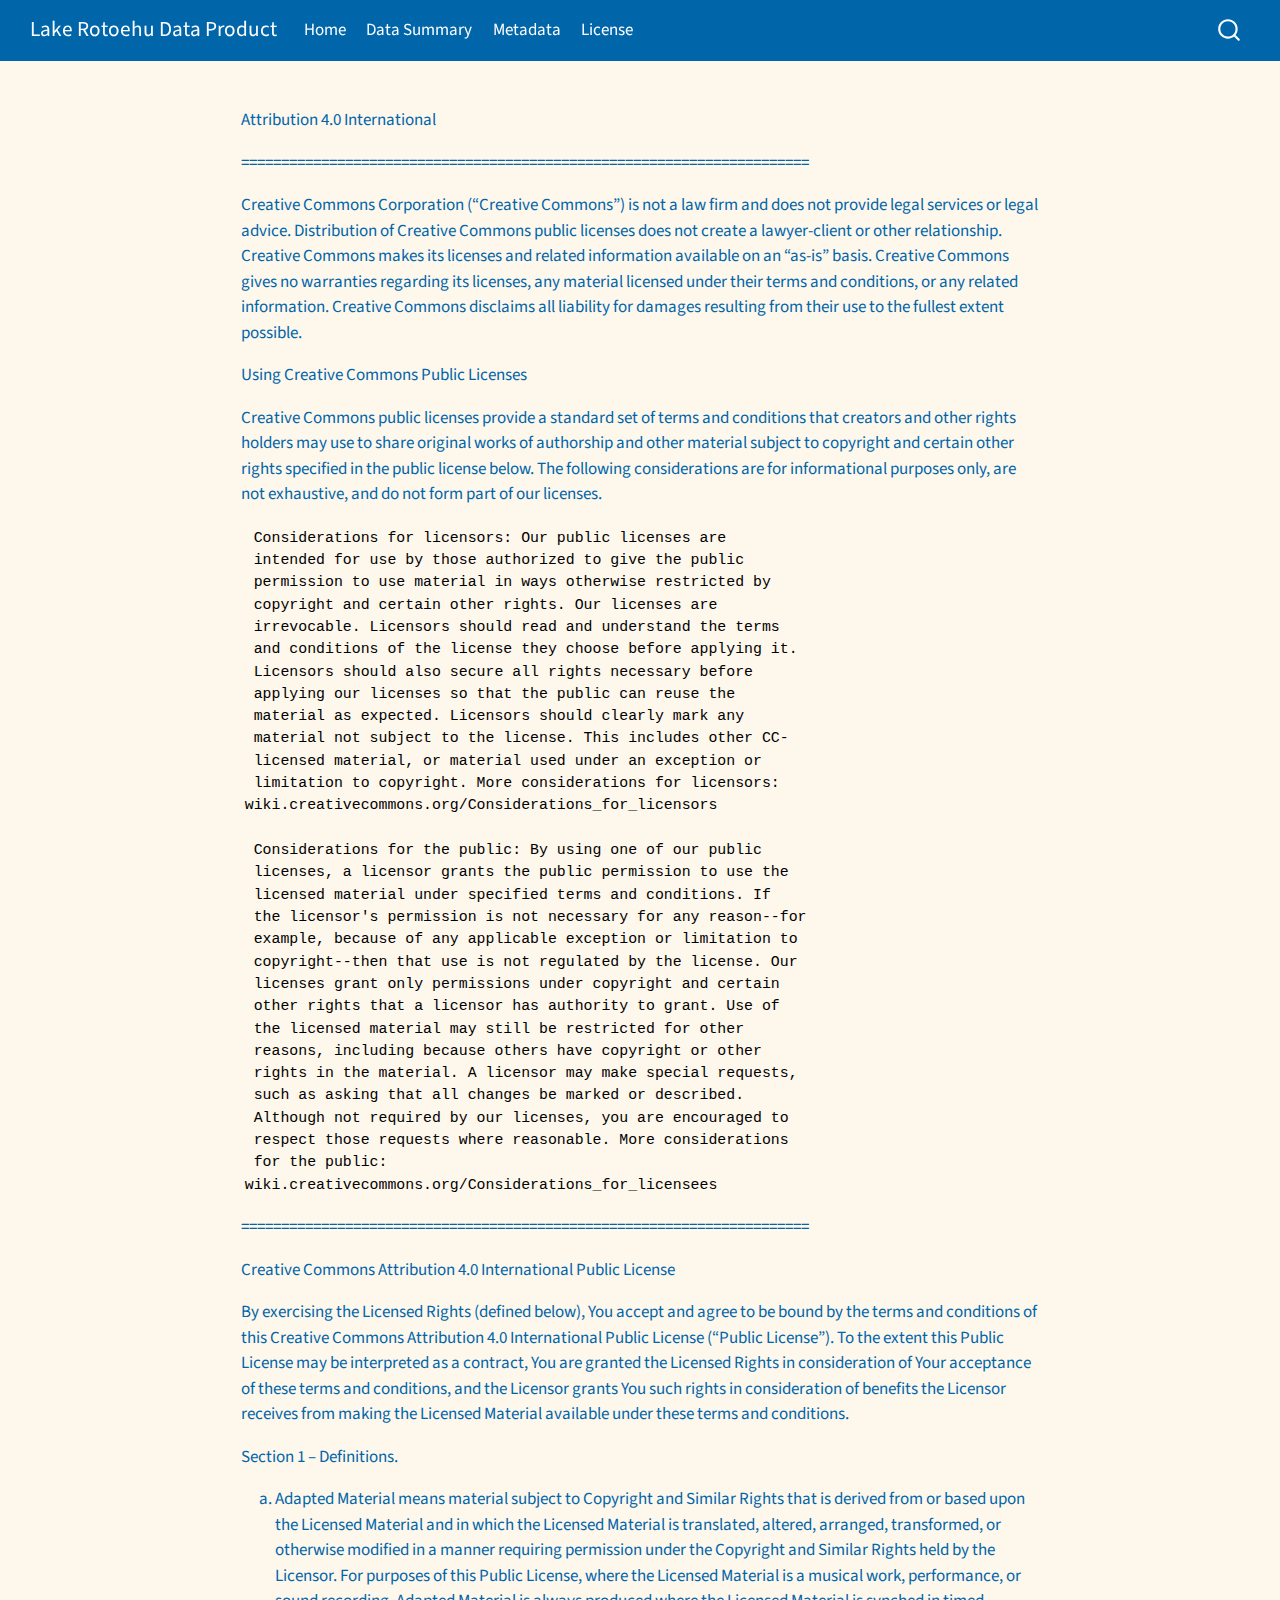
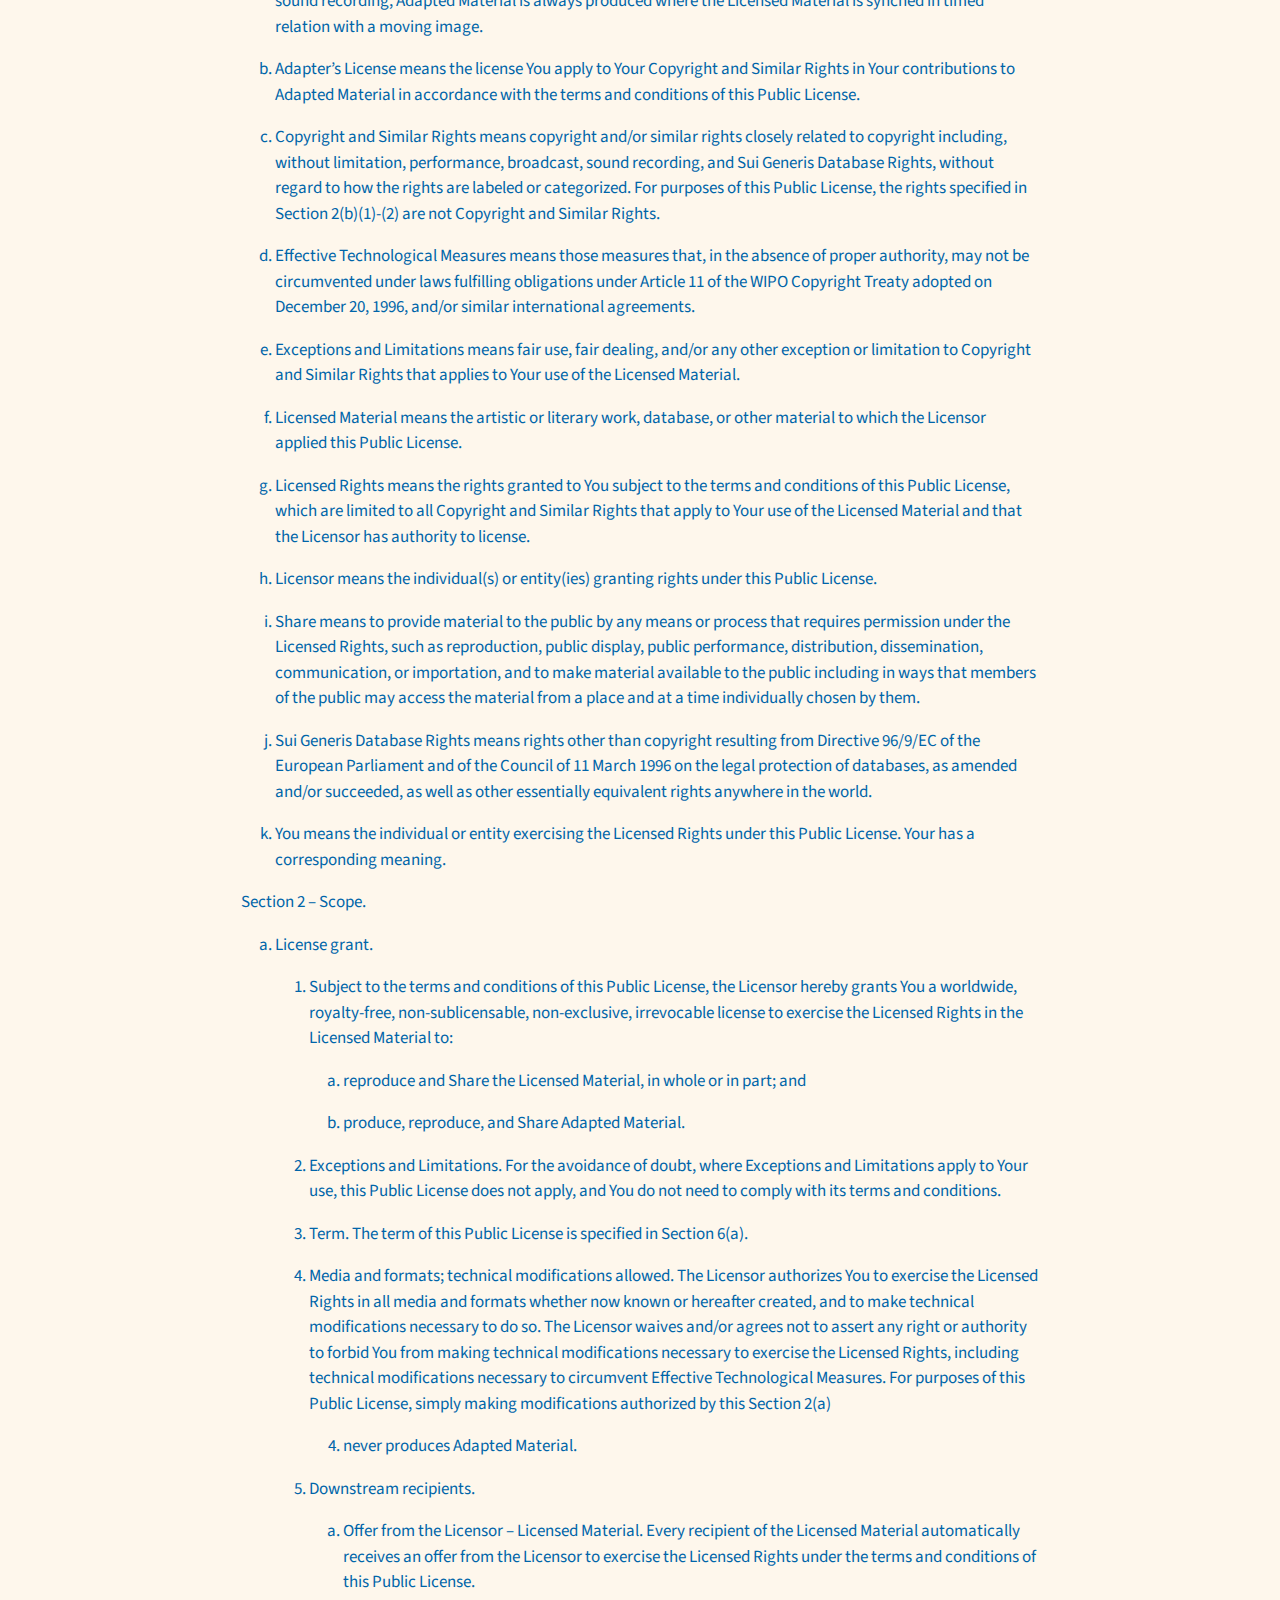
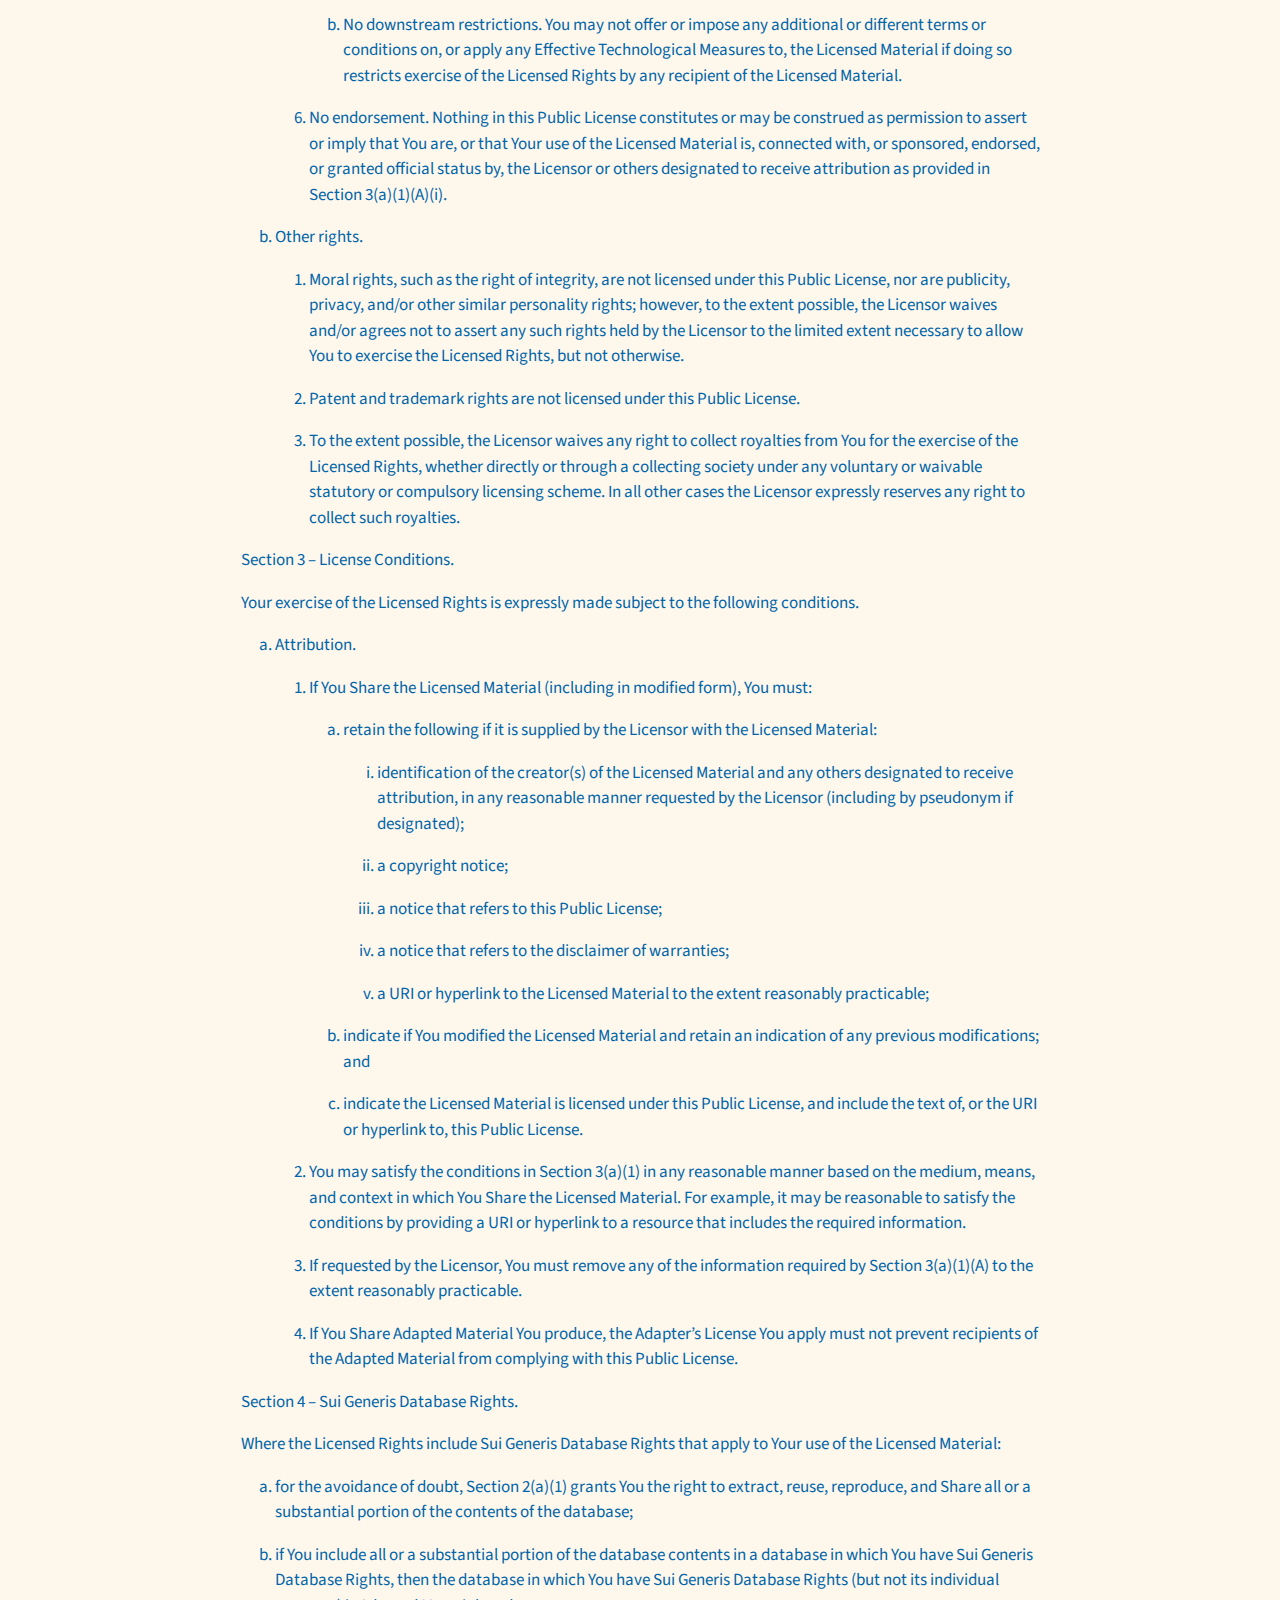
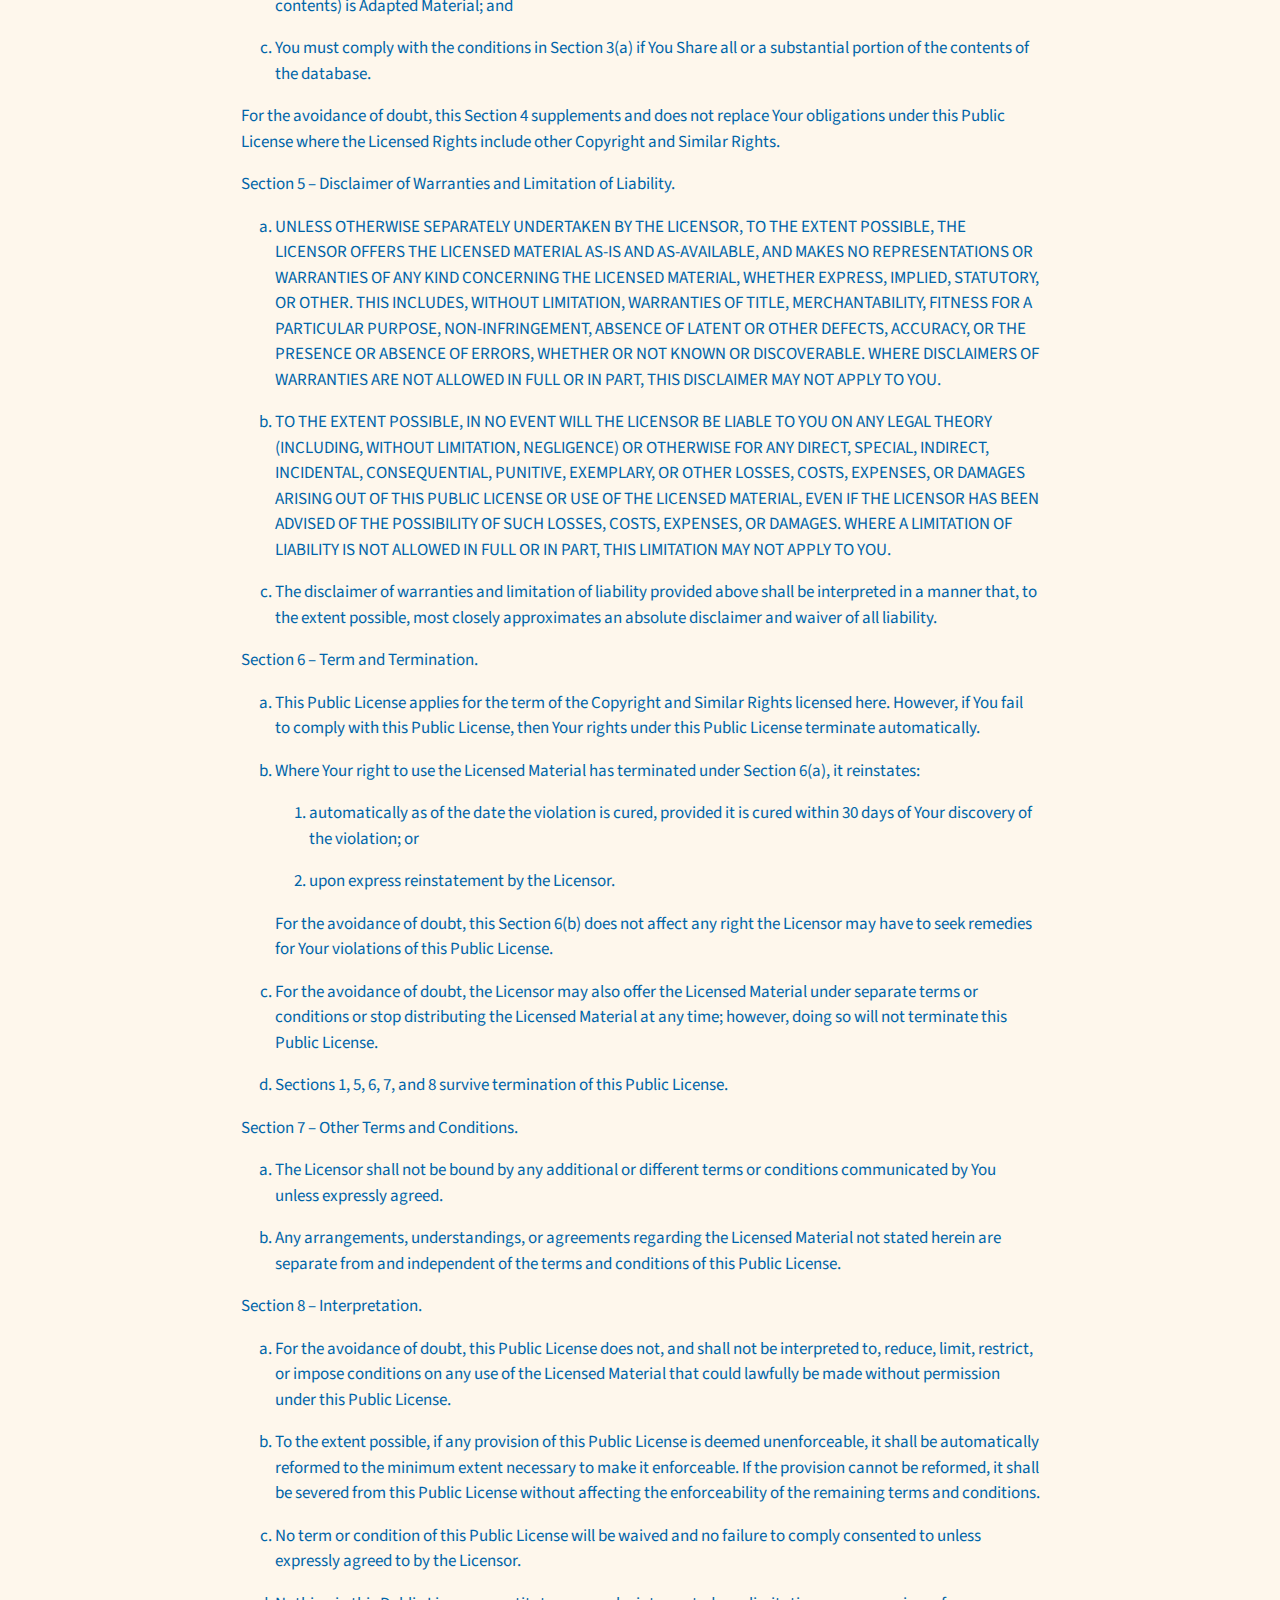
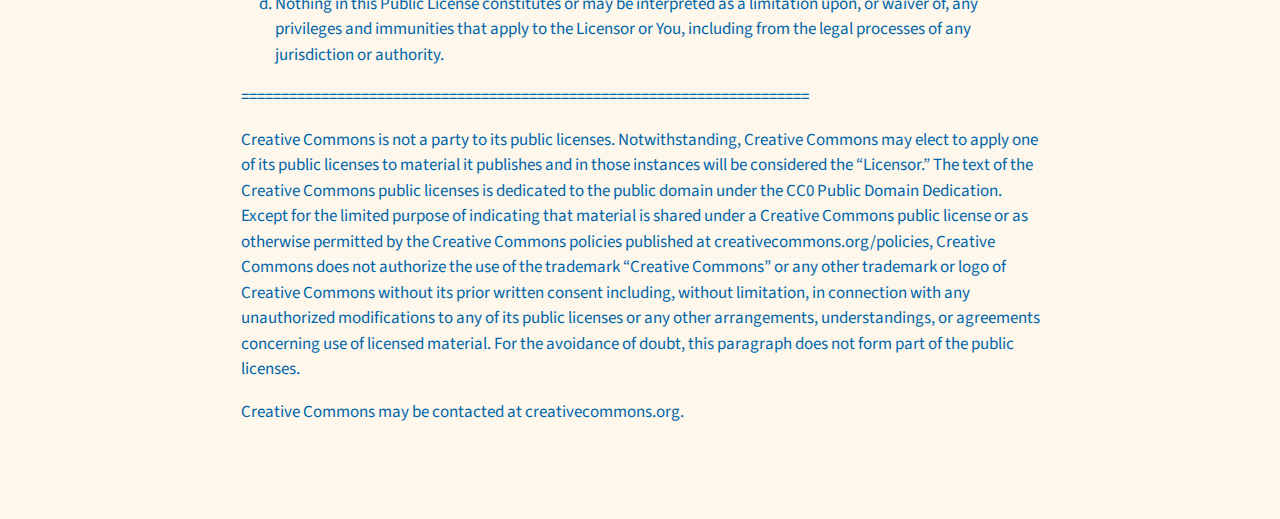
<file: LICENSE.html>
<!DOCTYPE html>
<html xmlns="http://www.w3.org/1999/xhtml" lang="en" xml:lang="en"><head>

<meta charset="utf-8">
<meta name="generator" content="quarto-1.6.43">

<meta name="viewport" content="width=device-width, initial-scale=1.0, user-scalable=yes">


<title>license – Lake Rotoehu Data Product</title>
<style>
code{white-space: pre-wrap;}
span.smallcaps{font-variant: small-caps;}
div.columns{display: flex; gap: min(4vw, 1.5em);}
div.column{flex: auto; overflow-x: auto;}
div.hanging-indent{margin-left: 1.5em; text-indent: -1.5em;}
ul.task-list{list-style: none;}
ul.task-list li input[type="checkbox"] {
  width: 0.8em;
  margin: 0 0.8em 0.2em -1em; /* quarto-specific, see https://github.com/quarto-dev/quarto-cli/issues/4556 */ 
  vertical-align: middle;
}
</style>


<script src="site_libs/quarto-nav/quarto-nav.js"></script>
<script src="site_libs/quarto-nav/headroom.min.js"></script>
<script src="site_libs/clipboard/clipboard.min.js"></script>
<script src="site_libs/quarto-search/autocomplete.umd.js"></script>
<script src="site_libs/quarto-search/fuse.min.js"></script>
<script src="site_libs/quarto-search/quarto-search.js"></script>
<meta name="quarto:offset" content="./">
<link href="./assets/favicon.ico" rel="icon">
<script src="site_libs/quarto-html/quarto.js"></script>
<script src="site_libs/quarto-html/popper.min.js"></script>
<script src="site_libs/quarto-html/tippy.umd.min.js"></script>
<script src="site_libs/quarto-html/anchor.min.js"></script>
<link href="site_libs/quarto-html/tippy.css" rel="stylesheet">
<link href="site_libs/quarto-html/quarto-syntax-highlighting-d4d76bf8491c20bad77d141916dc28e1.css" rel="stylesheet" id="quarto-text-highlighting-styles">
<script src="site_libs/bootstrap/bootstrap.min.js"></script>
<link href="site_libs/bootstrap/bootstrap-icons.css" rel="stylesheet">
<link href="site_libs/bootstrap/bootstrap-f468c5569a9f92a61a201d2f48a968d2.min.css" rel="stylesheet" append-hash="true" id="quarto-bootstrap" data-mode="light">
<script id="quarto-search-options" type="application/json">{
  "location": "navbar",
  "copy-button": false,
  "collapse-after": 3,
  "panel-placement": "end",
  "type": "overlay",
  "limit": 50,
  "keyboard-shortcut": [
    "f",
    "/",
    "s"
  ],
  "show-item-context": false,
  "language": {
    "search-no-results-text": "No results",
    "search-matching-documents-text": "matching documents",
    "search-copy-link-title": "Copy link to search",
    "search-hide-matches-text": "Hide additional matches",
    "search-more-match-text": "more match in this document",
    "search-more-matches-text": "more matches in this document",
    "search-clear-button-title": "Clear",
    "search-text-placeholder": "",
    "search-detached-cancel-button-title": "Cancel",
    "search-submit-button-title": "Submit",
    "search-label": "Search"
  }
}</script>


</head>

<body class="nav-fixed fullcontent">

<div id="quarto-search-results"></div>
  <header id="quarto-header" class="headroom fixed-top">
    <nav class="navbar navbar-expand-lg " data-bs-theme="dark">
      <div class="navbar-container container-fluid">
      <div class="navbar-brand-container mx-auto">
    <a class="navbar-brand" href="./index.html">
    <span class="navbar-title">Lake Rotoehu Data Product</span>
    </a>
  </div>
            <div id="quarto-search" class="" title="Search"></div>
          <button class="navbar-toggler" type="button" data-bs-toggle="collapse" data-bs-target="#navbarCollapse" aria-controls="navbarCollapse" role="menu" aria-expanded="false" aria-label="Toggle navigation" onclick="if (window.quartoToggleHeadroom) { window.quartoToggleHeadroom(); }">
  <span class="navbar-toggler-icon"></span>
</button>
          <div class="collapse navbar-collapse" id="navbarCollapse">
            <ul class="navbar-nav navbar-nav-scroll me-auto">
  <li class="nav-item">
    <a class="nav-link" href="./index.html"> 
<span class="menu-text">Home</span></a>
  </li>  
  <li class="nav-item">
    <a class="nav-link" href="./rotoehu-qc-summary.html"> 
<span class="menu-text">Data Summary</span></a>
  </li>  
  <li class="nav-item">
    <a class="nav-link" href="./metadata.html"> 
<span class="menu-text">Metadata</span></a>
  </li>  
  <li class="nav-item">
    <a class="nav-link active" href="./LICENSE.html" aria-current="page"> 
<span class="menu-text">License</span></a>
  </li>  
</ul>
          </div> <!-- /navcollapse -->
            <div class="quarto-navbar-tools">
</div>
      </div> <!-- /container-fluid -->
    </nav>
</header>
<!-- content -->
<div id="quarto-content" class="quarto-container page-columns page-rows-contents page-layout-article page-navbar">
<!-- sidebar -->
<!-- margin-sidebar -->
    
<!-- main -->
<main class="content" id="quarto-document-content"><header id="title-block-header" class="quarto-title-block"></header>




<p>Attribution 4.0 International</p>
<p>=======================================================================</p>
<p>Creative Commons Corporation (“Creative Commons”) is not a law firm and does not provide legal services or legal advice. Distribution of Creative Commons public licenses does not create a lawyer-client or other relationship. Creative Commons makes its licenses and related information available on an “as-is” basis. Creative Commons gives no warranties regarding its licenses, any material licensed under their terms and conditions, or any related information. Creative Commons disclaims all liability for damages resulting from their use to the fullest extent possible.</p>
<p>Using Creative Commons Public Licenses</p>
<p>Creative Commons public licenses provide a standard set of terms and conditions that creators and other rights holders may use to share original works of authorship and other material subject to copyright and certain other rights specified in the public license below. The following considerations are for informational purposes only, are not exhaustive, and do not form part of our licenses.</p>
<pre><code> Considerations for licensors: Our public licenses are
 intended for use by those authorized to give the public
 permission to use material in ways otherwise restricted by
 copyright and certain other rights. Our licenses are
 irrevocable. Licensors should read and understand the terms
 and conditions of the license they choose before applying it.
 Licensors should also secure all rights necessary before
 applying our licenses so that the public can reuse the
 material as expected. Licensors should clearly mark any
 material not subject to the license. This includes other CC-
 licensed material, or material used under an exception or
 limitation to copyright. More considerations for licensors:
wiki.creativecommons.org/Considerations_for_licensors

 Considerations for the public: By using one of our public
 licenses, a licensor grants the public permission to use the
 licensed material under specified terms and conditions. If
 the licensor's permission is not necessary for any reason--for
 example, because of any applicable exception or limitation to
 copyright--then that use is not regulated by the license. Our
 licenses grant only permissions under copyright and certain
 other rights that a licensor has authority to grant. Use of
 the licensed material may still be restricted for other
 reasons, including because others have copyright or other
 rights in the material. A licensor may make special requests,
 such as asking that all changes be marked or described.
 Although not required by our licenses, you are encouraged to
 respect those requests where reasonable. More considerations
 for the public: 
wiki.creativecommons.org/Considerations_for_licensees</code></pre>
<p>=======================================================================</p>
<p>Creative Commons Attribution 4.0 International Public License</p>
<p>By exercising the Licensed Rights (defined below), You accept and agree to be bound by the terms and conditions of this Creative Commons Attribution 4.0 International Public License (“Public License”). To the extent this Public License may be interpreted as a contract, You are granted the Licensed Rights in consideration of Your acceptance of these terms and conditions, and the Licensor grants You such rights in consideration of benefits the Licensor receives from making the Licensed Material available under these terms and conditions.</p>
<p>Section 1 – Definitions.</p>
<ol type="a">
<li><p>Adapted Material means material subject to Copyright and Similar Rights that is derived from or based upon the Licensed Material and in which the Licensed Material is translated, altered, arranged, transformed, or otherwise modified in a manner requiring permission under the Copyright and Similar Rights held by the Licensor. For purposes of this Public License, where the Licensed Material is a musical work, performance, or sound recording, Adapted Material is always produced where the Licensed Material is synched in timed relation with a moving image.</p></li>
<li><p>Adapter’s License means the license You apply to Your Copyright and Similar Rights in Your contributions to Adapted Material in accordance with the terms and conditions of this Public License.</p></li>
<li><p>Copyright and Similar Rights means copyright and/or similar rights closely related to copyright including, without limitation, performance, broadcast, sound recording, and Sui Generis Database Rights, without regard to how the rights are labeled or categorized. For purposes of this Public License, the rights specified in Section 2(b)(1)-(2) are not Copyright and Similar Rights.</p></li>
<li><p>Effective Technological Measures means those measures that, in the absence of proper authority, may not be circumvented under laws fulfilling obligations under Article 11 of the WIPO Copyright Treaty adopted on December 20, 1996, and/or similar international agreements.</p></li>
<li><p>Exceptions and Limitations means fair use, fair dealing, and/or any other exception or limitation to Copyright and Similar Rights that applies to Your use of the Licensed Material.</p></li>
<li><p>Licensed Material means the artistic or literary work, database, or other material to which the Licensor applied this Public License.</p></li>
<li><p>Licensed Rights means the rights granted to You subject to the terms and conditions of this Public License, which are limited to all Copyright and Similar Rights that apply to Your use of the Licensed Material and that the Licensor has authority to license.</p></li>
<li><p>Licensor means the individual(s) or entity(ies) granting rights under this Public License.</p></li>
<li><p>Share means to provide material to the public by any means or process that requires permission under the Licensed Rights, such as reproduction, public display, public performance, distribution, dissemination, communication, or importation, and to make material available to the public including in ways that members of the public may access the material from a place and at a time individually chosen by them.</p></li>
<li><p>Sui Generis Database Rights means rights other than copyright resulting from Directive 96/9/EC of the European Parliament and of the Council of 11 March 1996 on the legal protection of databases, as amended and/or succeeded, as well as other essentially equivalent rights anywhere in the world.</p></li>
<li><p>You means the individual or entity exercising the Licensed Rights under this Public License. Your has a corresponding meaning.</p></li>
</ol>
<p>Section 2 – Scope.</p>
<ol type="a">
<li><p>License grant.</p>
<ol type="1">
<li><p>Subject to the terms and conditions of this Public License, the Licensor hereby grants You a worldwide, royalty-free, non-sublicensable, non-exclusive, irrevocable license to exercise the Licensed Rights in the Licensed Material to:</p>
<ol type="a">
<li><p>reproduce and Share the Licensed Material, in whole or in part; and</p></li>
<li><p>produce, reproduce, and Share Adapted Material.</p></li>
</ol></li>
<li><p>Exceptions and Limitations. For the avoidance of doubt, where Exceptions and Limitations apply to Your use, this Public License does not apply, and You do not need to comply with its terms and conditions.</p></li>
<li><p>Term. The term of this Public License is specified in Section 6(a).</p></li>
<li><p>Media and formats; technical modifications allowed. The Licensor authorizes You to exercise the Licensed Rights in all media and formats whether now known or hereafter created, and to make technical modifications necessary to do so. The Licensor waives and/or agrees not to assert any right or authority to forbid You from making technical modifications necessary to exercise the Licensed Rights, including technical modifications necessary to circumvent Effective Technological Measures. For purposes of this Public License, simply making modifications authorized by this Section 2(a)</p>
<ol start="4" type="1">
<li>never produces Adapted Material.</li>
</ol></li>
<li><p>Downstream recipients.</p>
<ol type="a">
<li><p>Offer from the Licensor – Licensed Material. Every recipient of the Licensed Material automatically receives an offer from the Licensor to exercise the Licensed Rights under the terms and conditions of this Public License.</p></li>
<li><p>No downstream restrictions. You may not offer or impose any additional or different terms or conditions on, or apply any Effective Technological Measures to, the Licensed Material if doing so restricts exercise of the Licensed Rights by any recipient of the Licensed Material.</p></li>
</ol></li>
<li><p>No endorsement. Nothing in this Public License constitutes or may be construed as permission to assert or imply that You are, or that Your use of the Licensed Material is, connected with, or sponsored, endorsed, or granted official status by, the Licensor or others designated to receive attribution as provided in Section 3(a)(1)(A)(i).</p></li>
</ol></li>
<li><p>Other rights.</p>
<ol type="1">
<li><p>Moral rights, such as the right of integrity, are not licensed under this Public License, nor are publicity, privacy, and/or other similar personality rights; however, to the extent possible, the Licensor waives and/or agrees not to assert any such rights held by the Licensor to the limited extent necessary to allow You to exercise the Licensed Rights, but not otherwise.</p></li>
<li><p>Patent and trademark rights are not licensed under this Public License.</p></li>
<li><p>To the extent possible, the Licensor waives any right to collect royalties from You for the exercise of the Licensed Rights, whether directly or through a collecting society under any voluntary or waivable statutory or compulsory licensing scheme. In all other cases the Licensor expressly reserves any right to collect such royalties.</p></li>
</ol></li>
</ol>
<p>Section 3 – License Conditions.</p>
<p>Your exercise of the Licensed Rights is expressly made subject to the following conditions.</p>
<ol type="a">
<li><p>Attribution.</p>
<ol type="1">
<li><p>If You Share the Licensed Material (including in modified form), You must:</p>
<ol type="a">
<li><p>retain the following if it is supplied by the Licensor with the Licensed Material:</p>
<ol type="i">
<li><p>identification of the creator(s) of the Licensed Material and any others designated to receive attribution, in any reasonable manner requested by the Licensor (including by pseudonym if designated);</p></li>
<li><p>a copyright notice;</p></li>
<li><p>a notice that refers to this Public License;</p></li>
<li><p>a notice that refers to the disclaimer of warranties;</p></li>
<li><p>a URI or hyperlink to the Licensed Material to the extent reasonably practicable;</p></li>
</ol></li>
<li><p>indicate if You modified the Licensed Material and retain an indication of any previous modifications; and</p></li>
<li><p>indicate the Licensed Material is licensed under this Public License, and include the text of, or the URI or hyperlink to, this Public License.</p></li>
</ol></li>
<li><p>You may satisfy the conditions in Section 3(a)(1) in any reasonable manner based on the medium, means, and context in which You Share the Licensed Material. For example, it may be reasonable to satisfy the conditions by providing a URI or hyperlink to a resource that includes the required information.</p></li>
<li><p>If requested by the Licensor, You must remove any of the information required by Section 3(a)(1)(A) to the extent reasonably practicable.</p></li>
<li><p>If You Share Adapted Material You produce, the Adapter’s License You apply must not prevent recipients of the Adapted Material from complying with this Public License.</p></li>
</ol></li>
</ol>
<p>Section 4 – Sui Generis Database Rights.</p>
<p>Where the Licensed Rights include Sui Generis Database Rights that apply to Your use of the Licensed Material:</p>
<ol type="a">
<li><p>for the avoidance of doubt, Section 2(a)(1) grants You the right to extract, reuse, reproduce, and Share all or a substantial portion of the contents of the database;</p></li>
<li><p>if You include all or a substantial portion of the database contents in a database in which You have Sui Generis Database Rights, then the database in which You have Sui Generis Database Rights (but not its individual contents) is Adapted Material; and</p></li>
<li><p>You must comply with the conditions in Section 3(a) if You Share all or a substantial portion of the contents of the database.</p></li>
</ol>
<p>For the avoidance of doubt, this Section 4 supplements and does not replace Your obligations under this Public License where the Licensed Rights include other Copyright and Similar Rights.</p>
<p>Section 5 – Disclaimer of Warranties and Limitation of Liability.</p>
<ol type="a">
<li><p>UNLESS OTHERWISE SEPARATELY UNDERTAKEN BY THE LICENSOR, TO THE EXTENT POSSIBLE, THE LICENSOR OFFERS THE LICENSED MATERIAL AS-IS AND AS-AVAILABLE, AND MAKES NO REPRESENTATIONS OR WARRANTIES OF ANY KIND CONCERNING THE LICENSED MATERIAL, WHETHER EXPRESS, IMPLIED, STATUTORY, OR OTHER. THIS INCLUDES, WITHOUT LIMITATION, WARRANTIES OF TITLE, MERCHANTABILITY, FITNESS FOR A PARTICULAR PURPOSE, NON-INFRINGEMENT, ABSENCE OF LATENT OR OTHER DEFECTS, ACCURACY, OR THE PRESENCE OR ABSENCE OF ERRORS, WHETHER OR NOT KNOWN OR DISCOVERABLE. WHERE DISCLAIMERS OF WARRANTIES ARE NOT ALLOWED IN FULL OR IN PART, THIS DISCLAIMER MAY NOT APPLY TO YOU.</p></li>
<li><p>TO THE EXTENT POSSIBLE, IN NO EVENT WILL THE LICENSOR BE LIABLE TO YOU ON ANY LEGAL THEORY (INCLUDING, WITHOUT LIMITATION, NEGLIGENCE) OR OTHERWISE FOR ANY DIRECT, SPECIAL, INDIRECT, INCIDENTAL, CONSEQUENTIAL, PUNITIVE, EXEMPLARY, OR OTHER LOSSES, COSTS, EXPENSES, OR DAMAGES ARISING OUT OF THIS PUBLIC LICENSE OR USE OF THE LICENSED MATERIAL, EVEN IF THE LICENSOR HAS BEEN ADVISED OF THE POSSIBILITY OF SUCH LOSSES, COSTS, EXPENSES, OR DAMAGES. WHERE A LIMITATION OF LIABILITY IS NOT ALLOWED IN FULL OR IN PART, THIS LIMITATION MAY NOT APPLY TO YOU.</p></li>
<li><p>The disclaimer of warranties and limitation of liability provided above shall be interpreted in a manner that, to the extent possible, most closely approximates an absolute disclaimer and waiver of all liability.</p></li>
</ol>
<p>Section 6 – Term and Termination.</p>
<ol type="a">
<li><p>This Public License applies for the term of the Copyright and Similar Rights licensed here. However, if You fail to comply with this Public License, then Your rights under this Public License terminate automatically.</p></li>
<li><p>Where Your right to use the Licensed Material has terminated under Section 6(a), it reinstates:</p>
<ol type="1">
<li><p>automatically as of the date the violation is cured, provided it is cured within 30 days of Your discovery of the violation; or</p></li>
<li><p>upon express reinstatement by the Licensor.</p></li>
</ol>
<p>For the avoidance of doubt, this Section 6(b) does not affect any right the Licensor may have to seek remedies for Your violations of this Public License.</p></li>
<li><p>For the avoidance of doubt, the Licensor may also offer the Licensed Material under separate terms or conditions or stop distributing the Licensed Material at any time; however, doing so will not terminate this Public License.</p></li>
<li><p>Sections 1, 5, 6, 7, and 8 survive termination of this Public License.</p></li>
</ol>
<p>Section 7 – Other Terms and Conditions.</p>
<ol type="a">
<li><p>The Licensor shall not be bound by any additional or different terms or conditions communicated by You unless expressly agreed.</p></li>
<li><p>Any arrangements, understandings, or agreements regarding the Licensed Material not stated herein are separate from and independent of the terms and conditions of this Public License.</p></li>
</ol>
<p>Section 8 – Interpretation.</p>
<ol type="a">
<li><p>For the avoidance of doubt, this Public License does not, and shall not be interpreted to, reduce, limit, restrict, or impose conditions on any use of the Licensed Material that could lawfully be made without permission under this Public License.</p></li>
<li><p>To the extent possible, if any provision of this Public License is deemed unenforceable, it shall be automatically reformed to the minimum extent necessary to make it enforceable. If the provision cannot be reformed, it shall be severed from this Public License without affecting the enforceability of the remaining terms and conditions.</p></li>
<li><p>No term or condition of this Public License will be waived and no failure to comply consented to unless expressly agreed to by the Licensor.</p></li>
<li><p>Nothing in this Public License constitutes or may be interpreted as a limitation upon, or waiver of, any privileges and immunities that apply to the Licensor or You, including from the legal processes of any jurisdiction or authority.</p></li>
</ol>
<p>=======================================================================</p>
<p>Creative Commons is not a party to its public licenses. Notwithstanding, Creative Commons may elect to apply one of its public licenses to material it publishes and in those instances will be considered the “Licensor.” The text of the Creative Commons public licenses is dedicated to the public domain under the CC0 Public Domain Dedication. Except for the limited purpose of indicating that material is shared under a Creative Commons public license or as otherwise permitted by the Creative Commons policies published at creativecommons.org/policies, Creative Commons does not authorize the use of the trademark “Creative Commons” or any other trademark or logo of Creative Commons without its prior written consent including, without limitation, in connection with any unauthorized modifications to any of its public licenses or any other arrangements, understandings, or agreements concerning use of licensed material. For the avoidance of doubt, this paragraph does not form part of the public licenses.</p>
<p>Creative Commons may be contacted at creativecommons.org.</p>



</main> <!-- /main -->
<script id="quarto-html-after-body" type="application/javascript">
window.document.addEventListener("DOMContentLoaded", function (event) {
  const toggleBodyColorMode = (bsSheetEl) => {
    const mode = bsSheetEl.getAttribute("data-mode");
    const bodyEl = window.document.querySelector("body");
    if (mode === "dark") {
      bodyEl.classList.add("quarto-dark");
      bodyEl.classList.remove("quarto-light");
    } else {
      bodyEl.classList.add("quarto-light");
      bodyEl.classList.remove("quarto-dark");
    }
  }
  const toggleBodyColorPrimary = () => {
    const bsSheetEl = window.document.querySelector("link#quarto-bootstrap");
    if (bsSheetEl) {
      toggleBodyColorMode(bsSheetEl);
    }
  }
  toggleBodyColorPrimary();  
  const icon = "";
  const anchorJS = new window.AnchorJS();
  anchorJS.options = {
    placement: 'right',
    icon: icon
  };
  anchorJS.add('.anchored');
  const isCodeAnnotation = (el) => {
    for (const clz of el.classList) {
      if (clz.startsWith('code-annotation-')) {                     
        return true;
      }
    }
    return false;
  }
  const onCopySuccess = function(e) {
    // button target
    const button = e.trigger;
    // don't keep focus
    button.blur();
    // flash "checked"
    button.classList.add('code-copy-button-checked');
    var currentTitle = button.getAttribute("title");
    button.setAttribute("title", "Copied!");
    let tooltip;
    if (window.bootstrap) {
      button.setAttribute("data-bs-toggle", "tooltip");
      button.setAttribute("data-bs-placement", "left");
      button.setAttribute("data-bs-title", "Copied!");
      tooltip = new bootstrap.Tooltip(button, 
        { trigger: "manual", 
          customClass: "code-copy-button-tooltip",
          offset: [0, -8]});
      tooltip.show();    
    }
    setTimeout(function() {
      if (tooltip) {
        tooltip.hide();
        button.removeAttribute("data-bs-title");
        button.removeAttribute("data-bs-toggle");
        button.removeAttribute("data-bs-placement");
      }
      button.setAttribute("title", currentTitle);
      button.classList.remove('code-copy-button-checked');
    }, 1000);
    // clear code selection
    e.clearSelection();
  }
  const getTextToCopy = function(trigger) {
      const codeEl = trigger.previousElementSibling.cloneNode(true);
      for (const childEl of codeEl.children) {
        if (isCodeAnnotation(childEl)) {
          childEl.remove();
        }
      }
      return codeEl.innerText;
  }
  const clipboard = new window.ClipboardJS('.code-copy-button:not([data-in-quarto-modal])', {
    text: getTextToCopy
  });
  clipboard.on('success', onCopySuccess);
  if (window.document.getElementById('quarto-embedded-source-code-modal')) {
    const clipboardModal = new window.ClipboardJS('.code-copy-button[data-in-quarto-modal]', {
      text: getTextToCopy,
      container: window.document.getElementById('quarto-embedded-source-code-modal')
    });
    clipboardModal.on('success', onCopySuccess);
  }
    var localhostRegex = new RegExp(/^(?:http|https):\/\/localhost\:?[0-9]*\//);
    var mailtoRegex = new RegExp(/^mailto:/);
      var filterRegex = new RegExp("https:\/\/limnotrack\.github\.io\/f_rotoehu\/");
    var isInternal = (href) => {
        return filterRegex.test(href) || localhostRegex.test(href) || mailtoRegex.test(href);
    }
    // Inspect non-navigation links and adorn them if external
 	var links = window.document.querySelectorAll('a[href]:not(.nav-link):not(.navbar-brand):not(.toc-action):not(.sidebar-link):not(.sidebar-item-toggle):not(.pagination-link):not(.no-external):not([aria-hidden]):not(.dropdown-item):not(.quarto-navigation-tool):not(.about-link)');
    for (var i=0; i<links.length; i++) {
      const link = links[i];
      if (!isInternal(link.href)) {
        // undo the damage that might have been done by quarto-nav.js in the case of
        // links that we want to consider external
        if (link.dataset.originalHref !== undefined) {
          link.href = link.dataset.originalHref;
        }
      }
    }
  function tippyHover(el, contentFn, onTriggerFn, onUntriggerFn) {
    const config = {
      allowHTML: true,
      maxWidth: 500,
      delay: 100,
      arrow: false,
      appendTo: function(el) {
          return el.parentElement;
      },
      interactive: true,
      interactiveBorder: 10,
      theme: 'quarto',
      placement: 'bottom-start',
    };
    if (contentFn) {
      config.content = contentFn;
    }
    if (onTriggerFn) {
      config.onTrigger = onTriggerFn;
    }
    if (onUntriggerFn) {
      config.onUntrigger = onUntriggerFn;
    }
    window.tippy(el, config); 
  }
  const noterefs = window.document.querySelectorAll('a[role="doc-noteref"]');
  for (var i=0; i<noterefs.length; i++) {
    const ref = noterefs[i];
    tippyHover(ref, function() {
      // use id or data attribute instead here
      let href = ref.getAttribute('data-footnote-href') || ref.getAttribute('href');
      try { href = new URL(href).hash; } catch {}
      const id = href.replace(/^#\/?/, "");
      const note = window.document.getElementById(id);
      if (note) {
        return note.innerHTML;
      } else {
        return "";
      }
    });
  }
  const xrefs = window.document.querySelectorAll('a.quarto-xref');
  const processXRef = (id, note) => {
    // Strip column container classes
    const stripColumnClz = (el) => {
      el.classList.remove("page-full", "page-columns");
      if (el.children) {
        for (const child of el.children) {
          stripColumnClz(child);
        }
      }
    }
    stripColumnClz(note)
    if (id === null || id.startsWith('sec-')) {
      // Special case sections, only their first couple elements
      const container = document.createElement("div");
      if (note.children && note.children.length > 2) {
        container.appendChild(note.children[0].cloneNode(true));
        for (let i = 1; i < note.children.length; i++) {
          const child = note.children[i];
          if (child.tagName === "P" && child.innerText === "") {
            continue;
          } else {
            container.appendChild(child.cloneNode(true));
            break;
          }
        }
        if (window.Quarto?.typesetMath) {
          window.Quarto.typesetMath(container);
        }
        return container.innerHTML
      } else {
        if (window.Quarto?.typesetMath) {
          window.Quarto.typesetMath(note);
        }
        return note.innerHTML;
      }
    } else {
      // Remove any anchor links if they are present
      const anchorLink = note.querySelector('a.anchorjs-link');
      if (anchorLink) {
        anchorLink.remove();
      }
      if (window.Quarto?.typesetMath) {
        window.Quarto.typesetMath(note);
      }
      if (note.classList.contains("callout")) {
        return note.outerHTML;
      } else {
        return note.innerHTML;
      }
    }
  }
  for (var i=0; i<xrefs.length; i++) {
    const xref = xrefs[i];
    tippyHover(xref, undefined, function(instance) {
      instance.disable();
      let url = xref.getAttribute('href');
      let hash = undefined; 
      if (url.startsWith('#')) {
        hash = url;
      } else {
        try { hash = new URL(url).hash; } catch {}
      }
      if (hash) {
        const id = hash.replace(/^#\/?/, "");
        const note = window.document.getElementById(id);
        if (note !== null) {
          try {
            const html = processXRef(id, note.cloneNode(true));
            instance.setContent(html);
          } finally {
            instance.enable();
            instance.show();
          }
        } else {
          // See if we can fetch this
          fetch(url.split('#')[0])
          .then(res => res.text())
          .then(html => {
            const parser = new DOMParser();
            const htmlDoc = parser.parseFromString(html, "text/html");
            const note = htmlDoc.getElementById(id);
            if (note !== null) {
              const html = processXRef(id, note);
              instance.setContent(html);
            } 
          }).finally(() => {
            instance.enable();
            instance.show();
          });
        }
      } else {
        // See if we can fetch a full url (with no hash to target)
        // This is a special case and we should probably do some content thinning / targeting
        fetch(url)
        .then(res => res.text())
        .then(html => {
          const parser = new DOMParser();
          const htmlDoc = parser.parseFromString(html, "text/html");
          const note = htmlDoc.querySelector('main.content');
          if (note !== null) {
            // This should only happen for chapter cross references
            // (since there is no id in the URL)
            // remove the first header
            if (note.children.length > 0 && note.children[0].tagName === "HEADER") {
              note.children[0].remove();
            }
            const html = processXRef(null, note);
            instance.setContent(html);
          } 
        }).finally(() => {
          instance.enable();
          instance.show();
        });
      }
    }, function(instance) {
    });
  }
      let selectedAnnoteEl;
      const selectorForAnnotation = ( cell, annotation) => {
        let cellAttr = 'data-code-cell="' + cell + '"';
        let lineAttr = 'data-code-annotation="' +  annotation + '"';
        const selector = 'span[' + cellAttr + '][' + lineAttr + ']';
        return selector;
      }
      const selectCodeLines = (annoteEl) => {
        const doc = window.document;
        const targetCell = annoteEl.getAttribute("data-target-cell");
        const targetAnnotation = annoteEl.getAttribute("data-target-annotation");
        const annoteSpan = window.document.querySelector(selectorForAnnotation(targetCell, targetAnnotation));
        const lines = annoteSpan.getAttribute("data-code-lines").split(",");
        const lineIds = lines.map((line) => {
          return targetCell + "-" + line;
        })
        let top = null;
        let height = null;
        let parent = null;
        if (lineIds.length > 0) {
            //compute the position of the single el (top and bottom and make a div)
            const el = window.document.getElementById(lineIds[0]);
            top = el.offsetTop;
            height = el.offsetHeight;
            parent = el.parentElement.parentElement;
          if (lineIds.length > 1) {
            const lastEl = window.document.getElementById(lineIds[lineIds.length - 1]);
            const bottom = lastEl.offsetTop + lastEl.offsetHeight;
            height = bottom - top;
          }
          if (top !== null && height !== null && parent !== null) {
            // cook up a div (if necessary) and position it 
            let div = window.document.getElementById("code-annotation-line-highlight");
            if (div === null) {
              div = window.document.createElement("div");
              div.setAttribute("id", "code-annotation-line-highlight");
              div.style.position = 'absolute';
              parent.appendChild(div);
            }
            div.style.top = top - 2 + "px";
            div.style.height = height + 4 + "px";
            div.style.left = 0;
            let gutterDiv = window.document.getElementById("code-annotation-line-highlight-gutter");
            if (gutterDiv === null) {
              gutterDiv = window.document.createElement("div");
              gutterDiv.setAttribute("id", "code-annotation-line-highlight-gutter");
              gutterDiv.style.position = 'absolute';
              const codeCell = window.document.getElementById(targetCell);
              const gutter = codeCell.querySelector('.code-annotation-gutter');
              gutter.appendChild(gutterDiv);
            }
            gutterDiv.style.top = top - 2 + "px";
            gutterDiv.style.height = height + 4 + "px";
          }
          selectedAnnoteEl = annoteEl;
        }
      };
      const unselectCodeLines = () => {
        const elementsIds = ["code-annotation-line-highlight", "code-annotation-line-highlight-gutter"];
        elementsIds.forEach((elId) => {
          const div = window.document.getElementById(elId);
          if (div) {
            div.remove();
          }
        });
        selectedAnnoteEl = undefined;
      };
        // Handle positioning of the toggle
    window.addEventListener(
      "resize",
      throttle(() => {
        elRect = undefined;
        if (selectedAnnoteEl) {
          selectCodeLines(selectedAnnoteEl);
        }
      }, 10)
    );
    function throttle(fn, ms) {
    let throttle = false;
    let timer;
      return (...args) => {
        if(!throttle) { // first call gets through
            fn.apply(this, args);
            throttle = true;
        } else { // all the others get throttled
            if(timer) clearTimeout(timer); // cancel #2
            timer = setTimeout(() => {
              fn.apply(this, args);
              timer = throttle = false;
            }, ms);
        }
      };
    }
      // Attach click handler to the DT
      const annoteDls = window.document.querySelectorAll('dt[data-target-cell]');
      for (const annoteDlNode of annoteDls) {
        annoteDlNode.addEventListener('click', (event) => {
          const clickedEl = event.target;
          if (clickedEl !== selectedAnnoteEl) {
            unselectCodeLines();
            const activeEl = window.document.querySelector('dt[data-target-cell].code-annotation-active');
            if (activeEl) {
              activeEl.classList.remove('code-annotation-active');
            }
            selectCodeLines(clickedEl);
            clickedEl.classList.add('code-annotation-active');
          } else {
            // Unselect the line
            unselectCodeLines();
            clickedEl.classList.remove('code-annotation-active');
          }
        });
      }
  const findCites = (el) => {
    const parentEl = el.parentElement;
    if (parentEl) {
      const cites = parentEl.dataset.cites;
      if (cites) {
        return {
          el,
          cites: cites.split(' ')
        };
      } else {
        return findCites(el.parentElement)
      }
    } else {
      return undefined;
    }
  };
  var bibliorefs = window.document.querySelectorAll('a[role="doc-biblioref"]');
  for (var i=0; i<bibliorefs.length; i++) {
    const ref = bibliorefs[i];
    const citeInfo = findCites(ref);
    if (citeInfo) {
      tippyHover(citeInfo.el, function() {
        var popup = window.document.createElement('div');
        citeInfo.cites.forEach(function(cite) {
          var citeDiv = window.document.createElement('div');
          citeDiv.classList.add('hanging-indent');
          citeDiv.classList.add('csl-entry');
          var biblioDiv = window.document.getElementById('ref-' + cite);
          if (biblioDiv) {
            citeDiv.innerHTML = biblioDiv.innerHTML;
          }
          popup.appendChild(citeDiv);
        });
        return popup.innerHTML;
      });
    }
  }
});
</script>
</div> <!-- /content -->




</body></html>
</file>
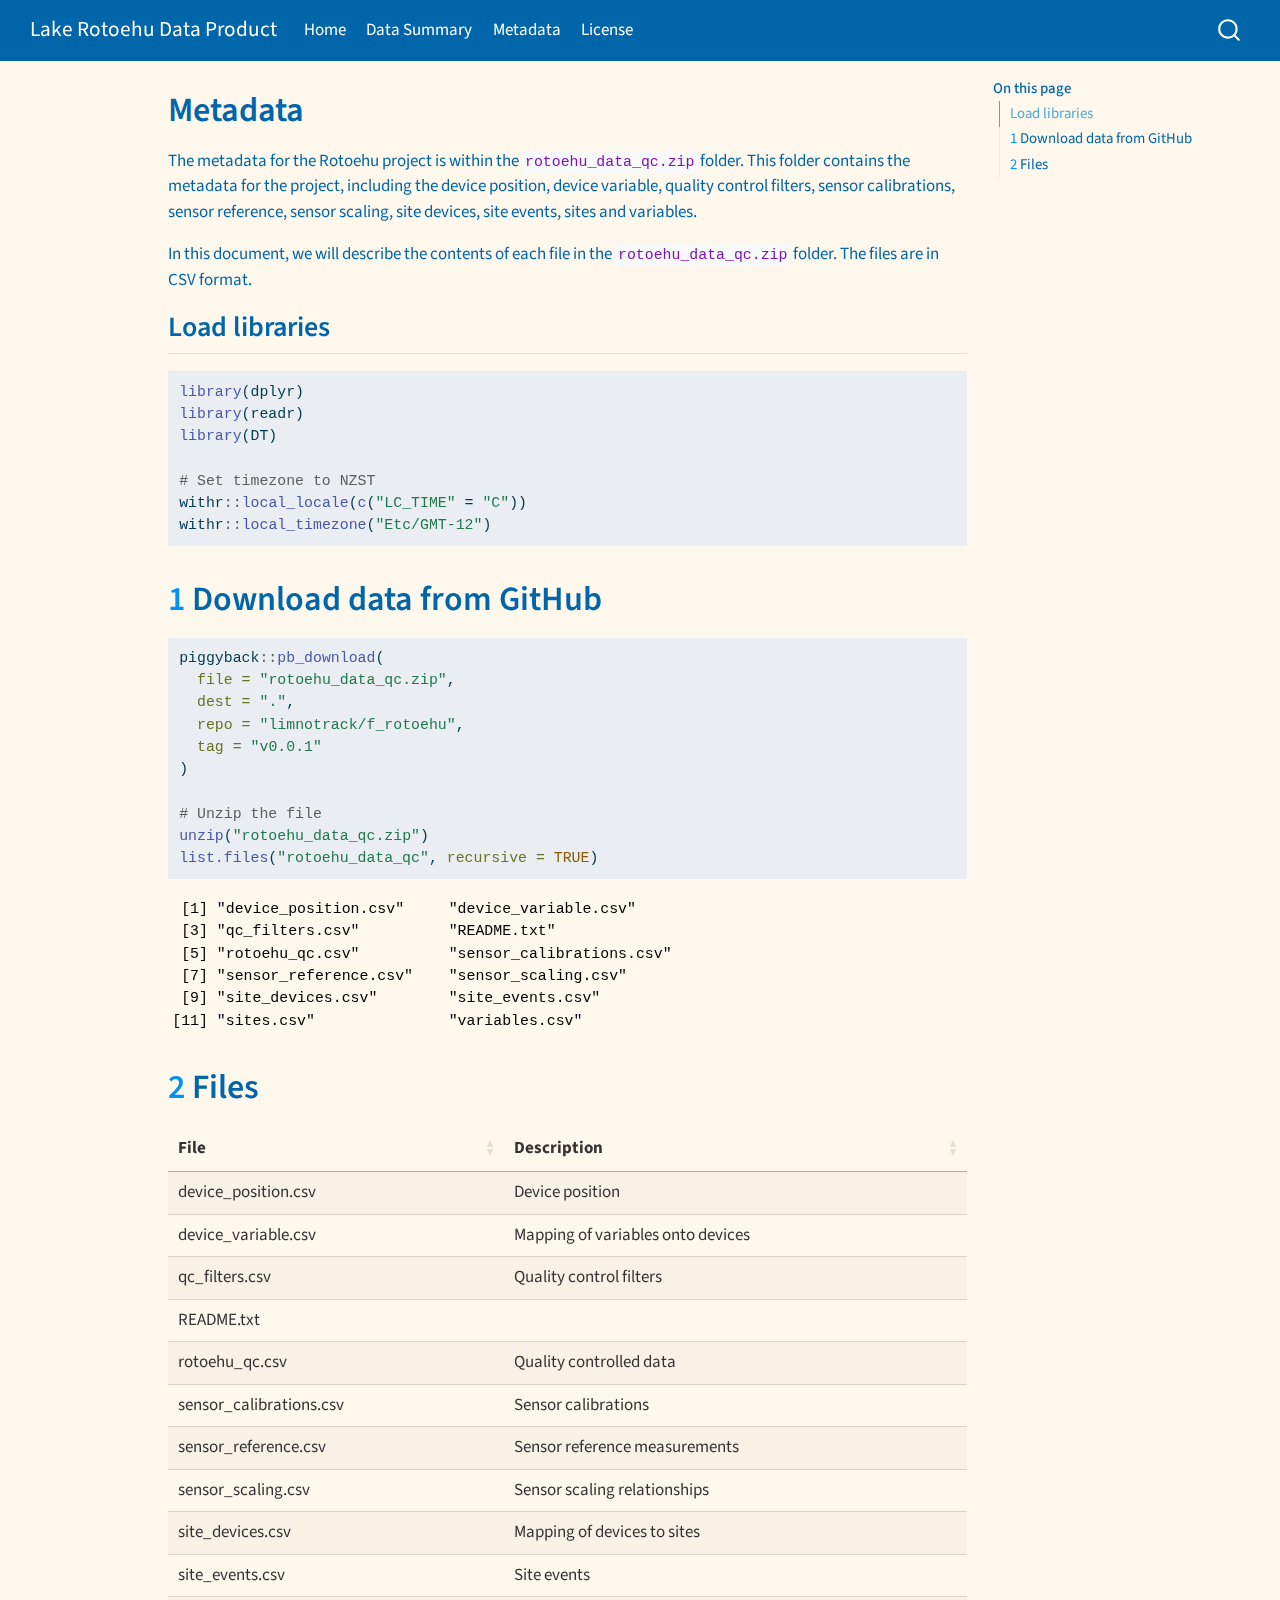
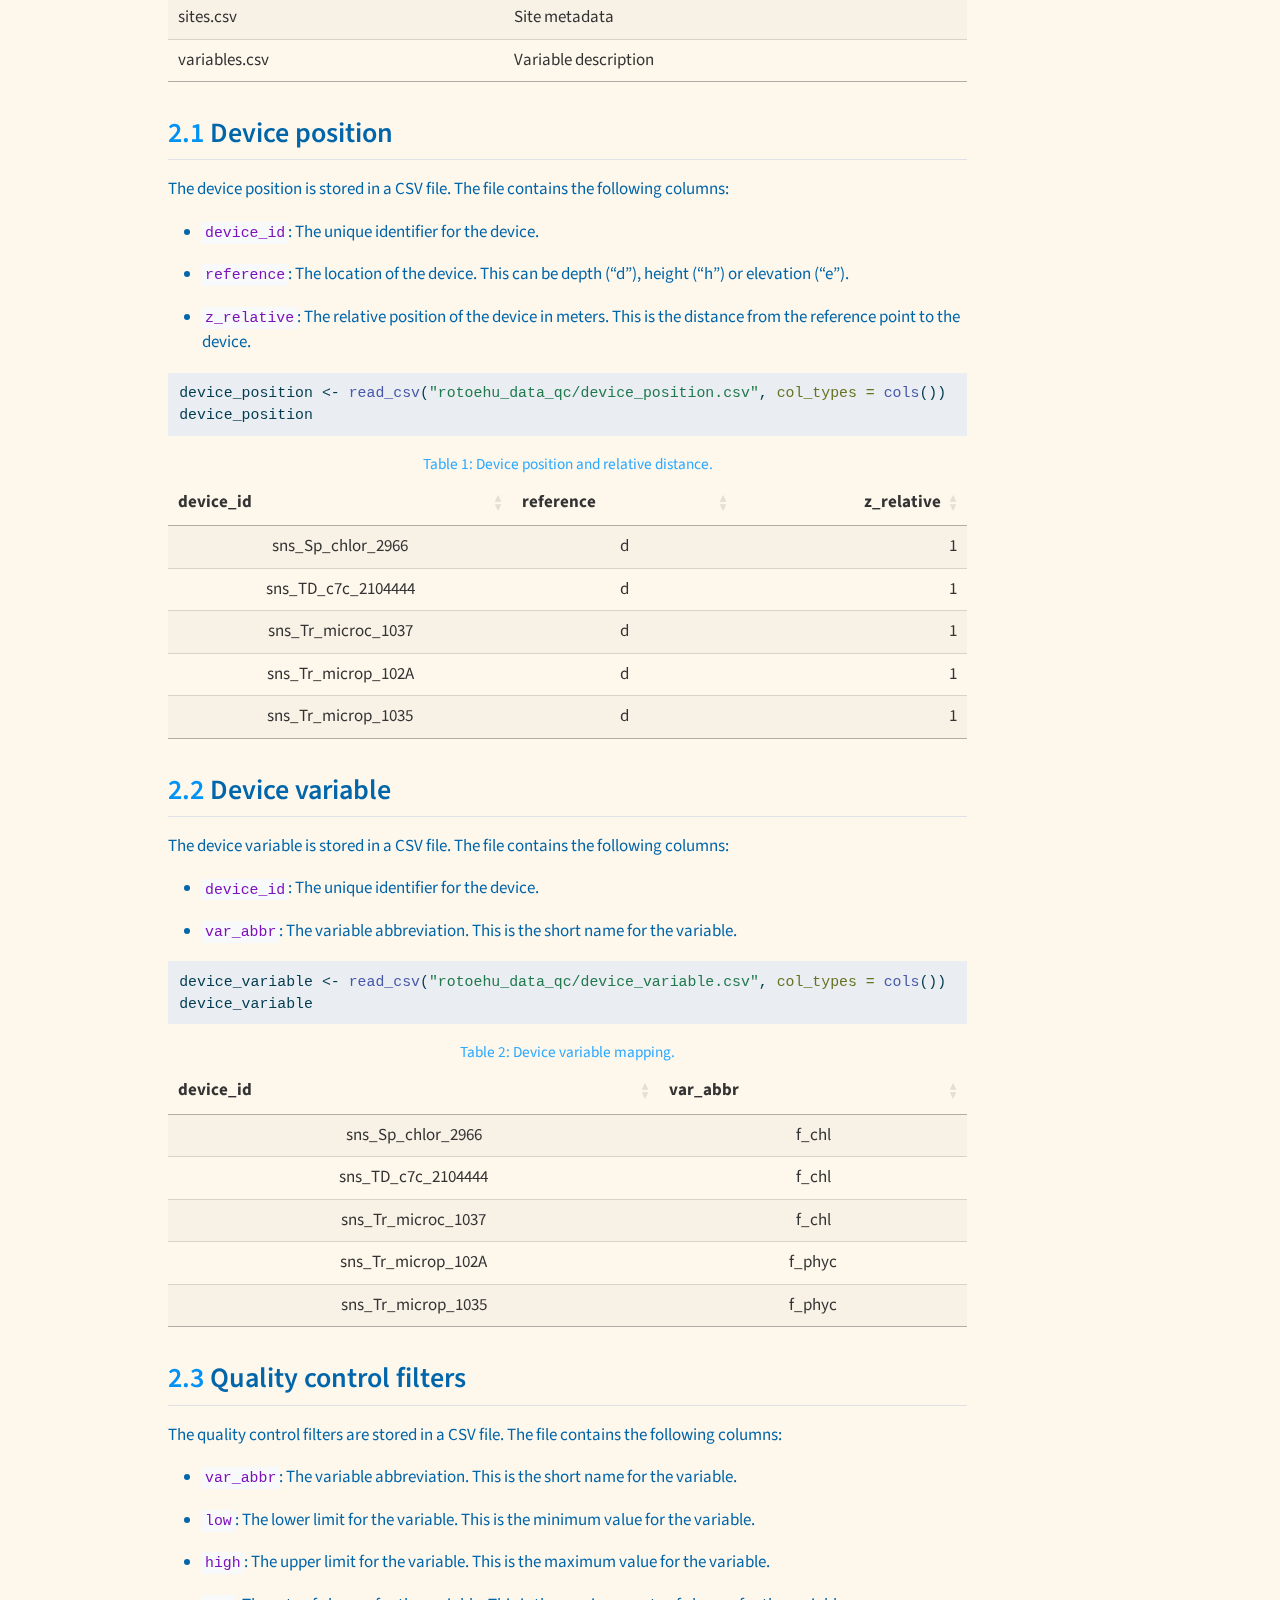
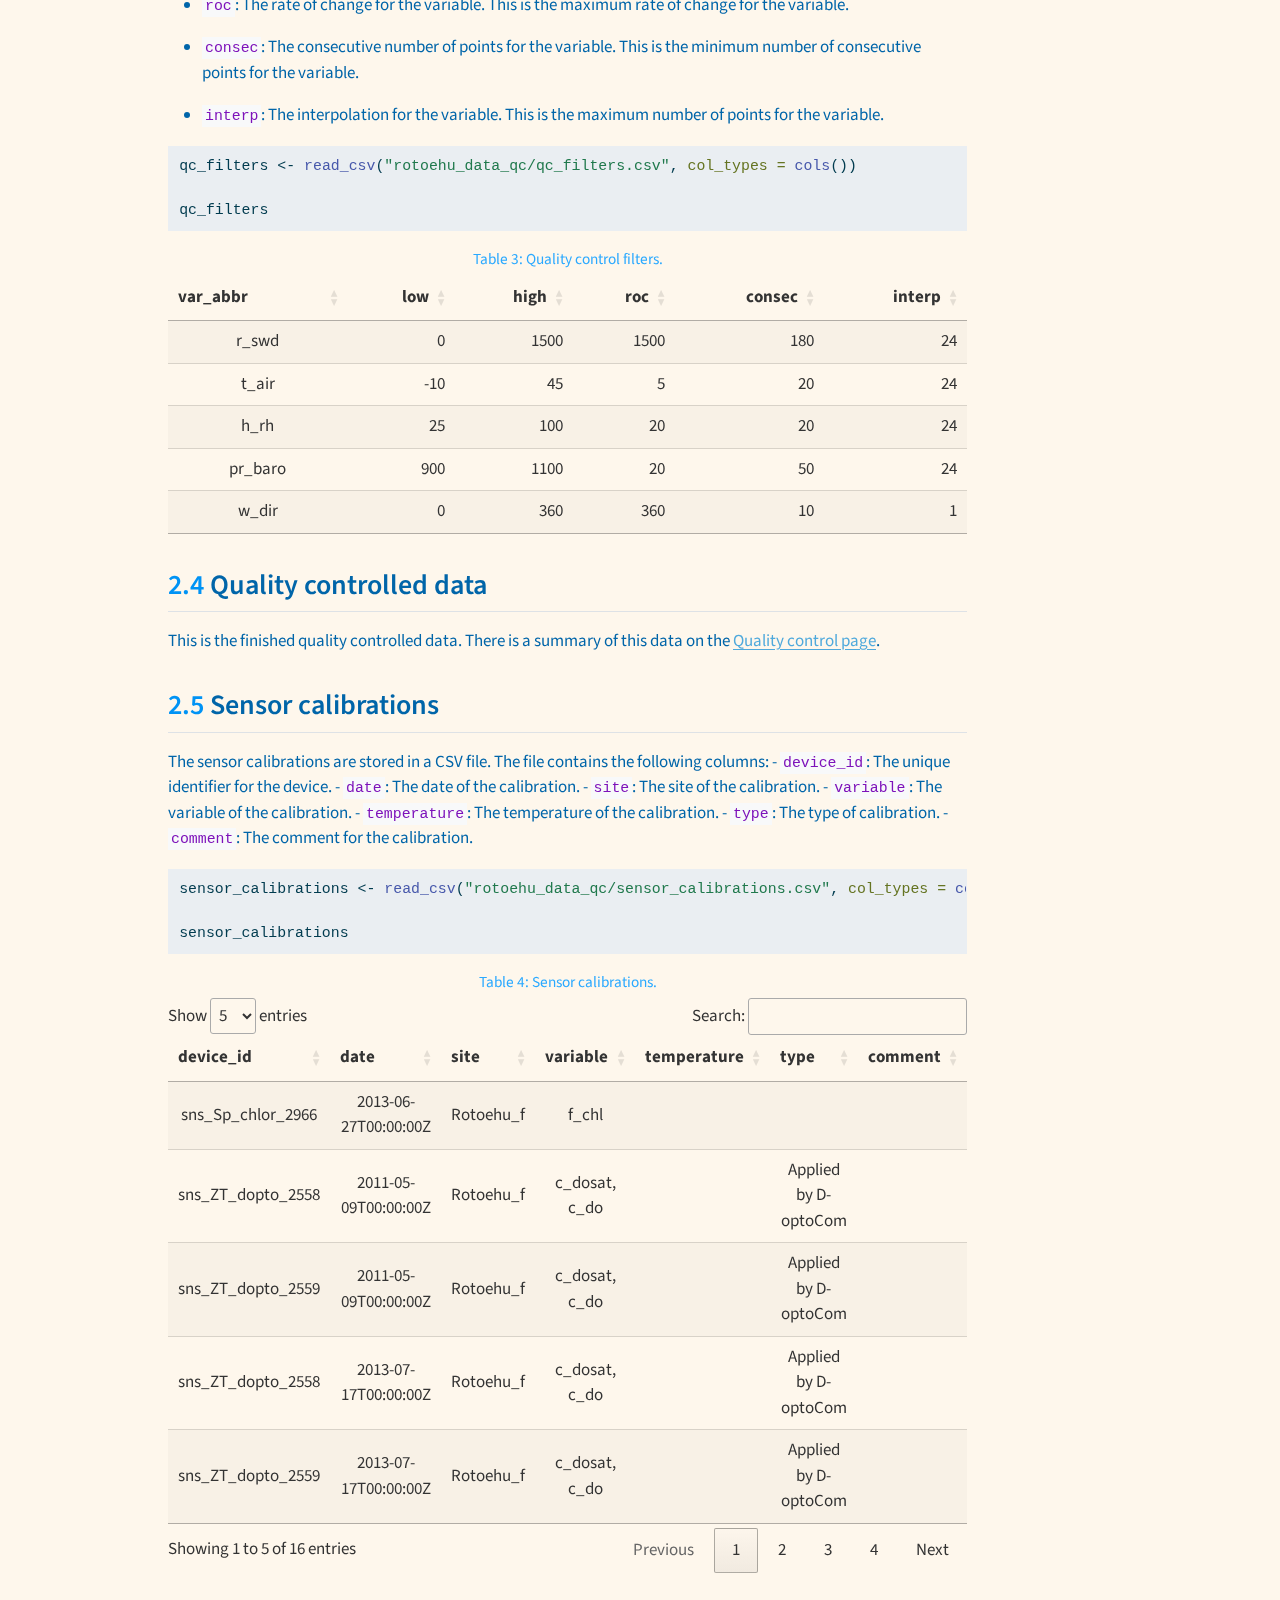
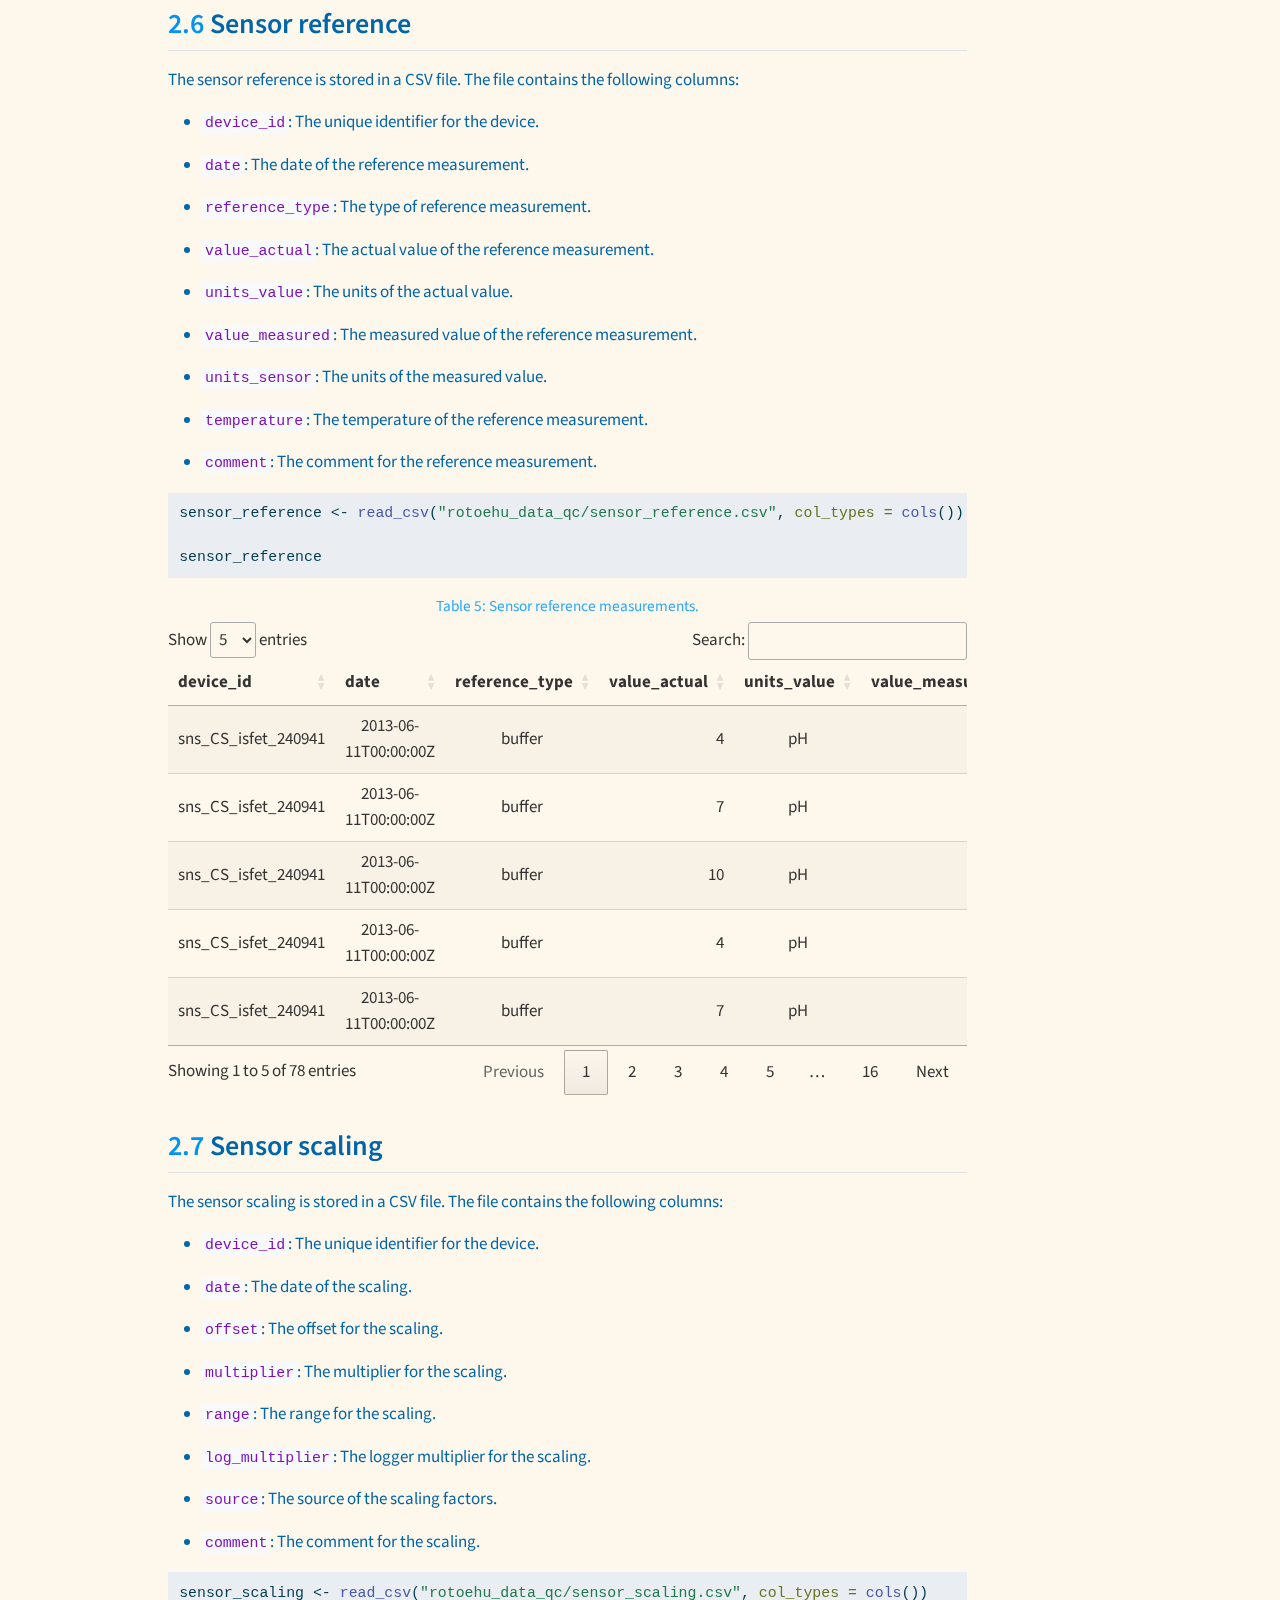
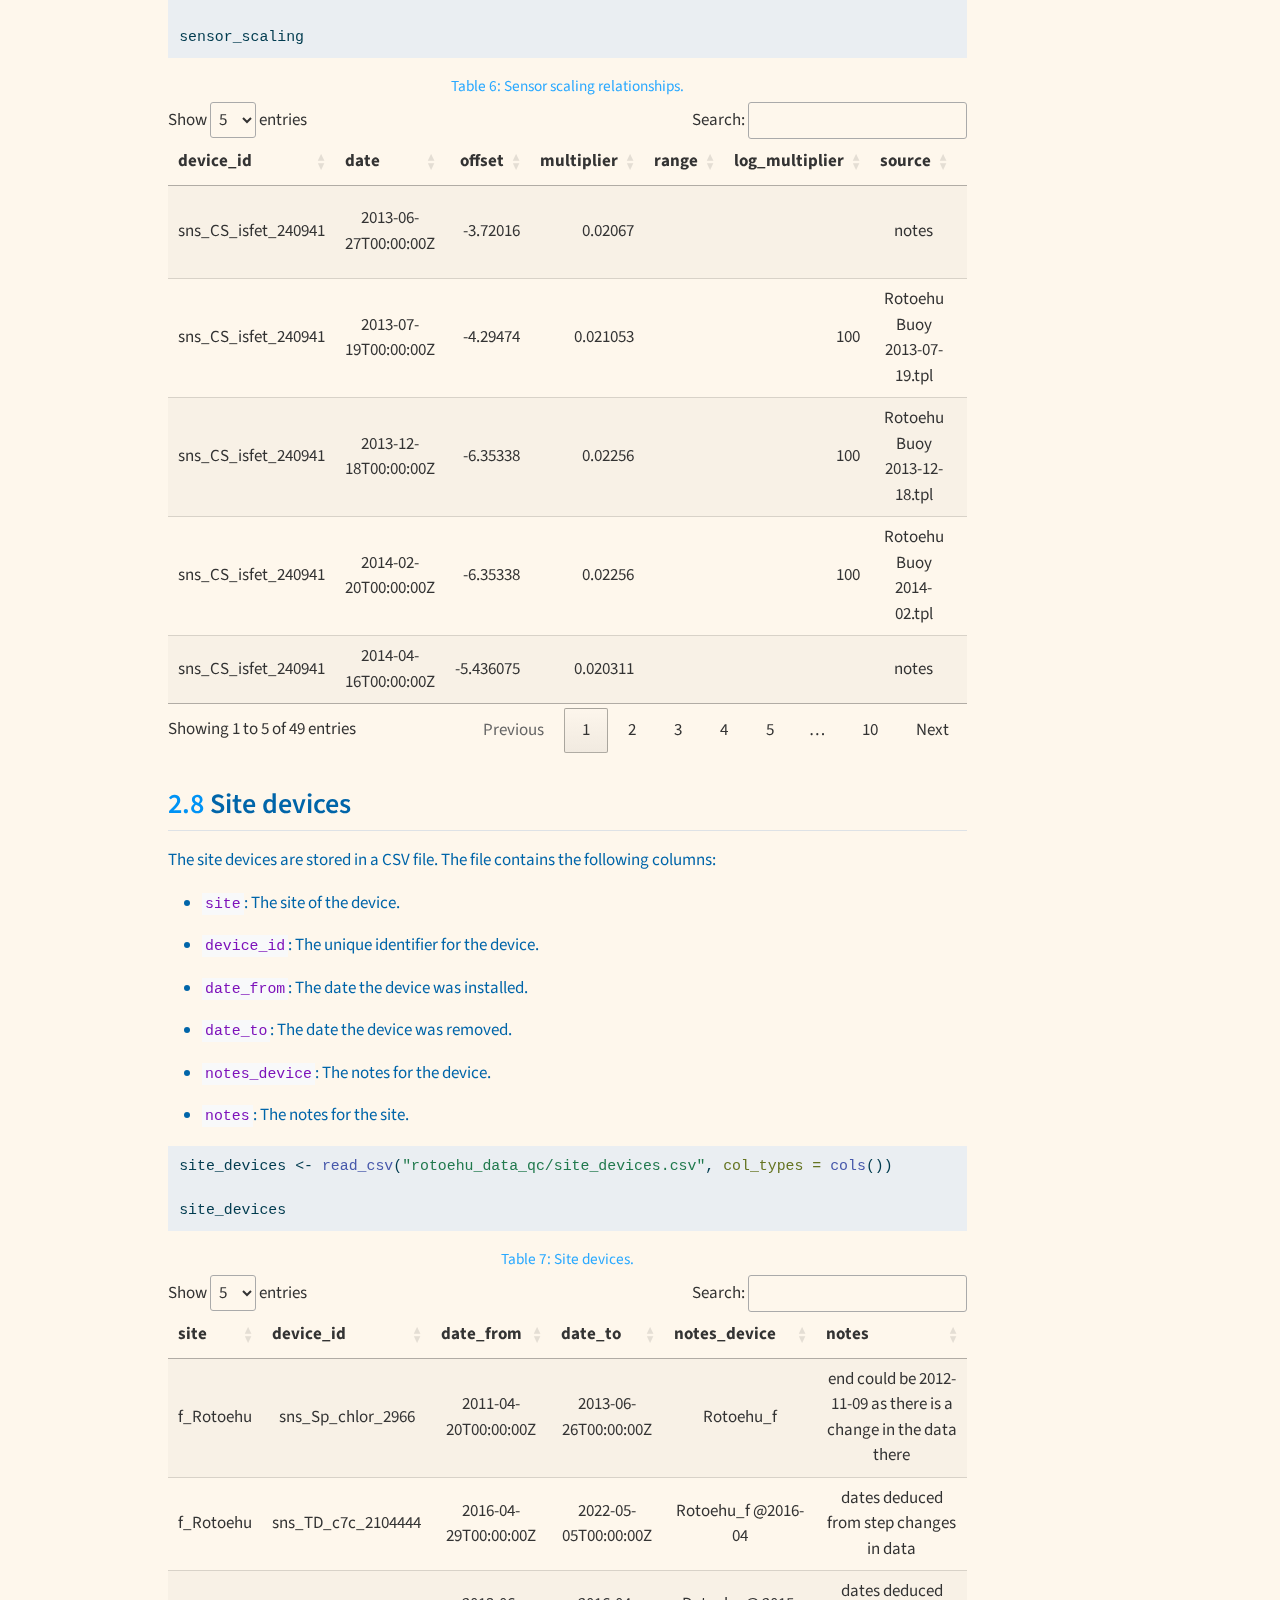
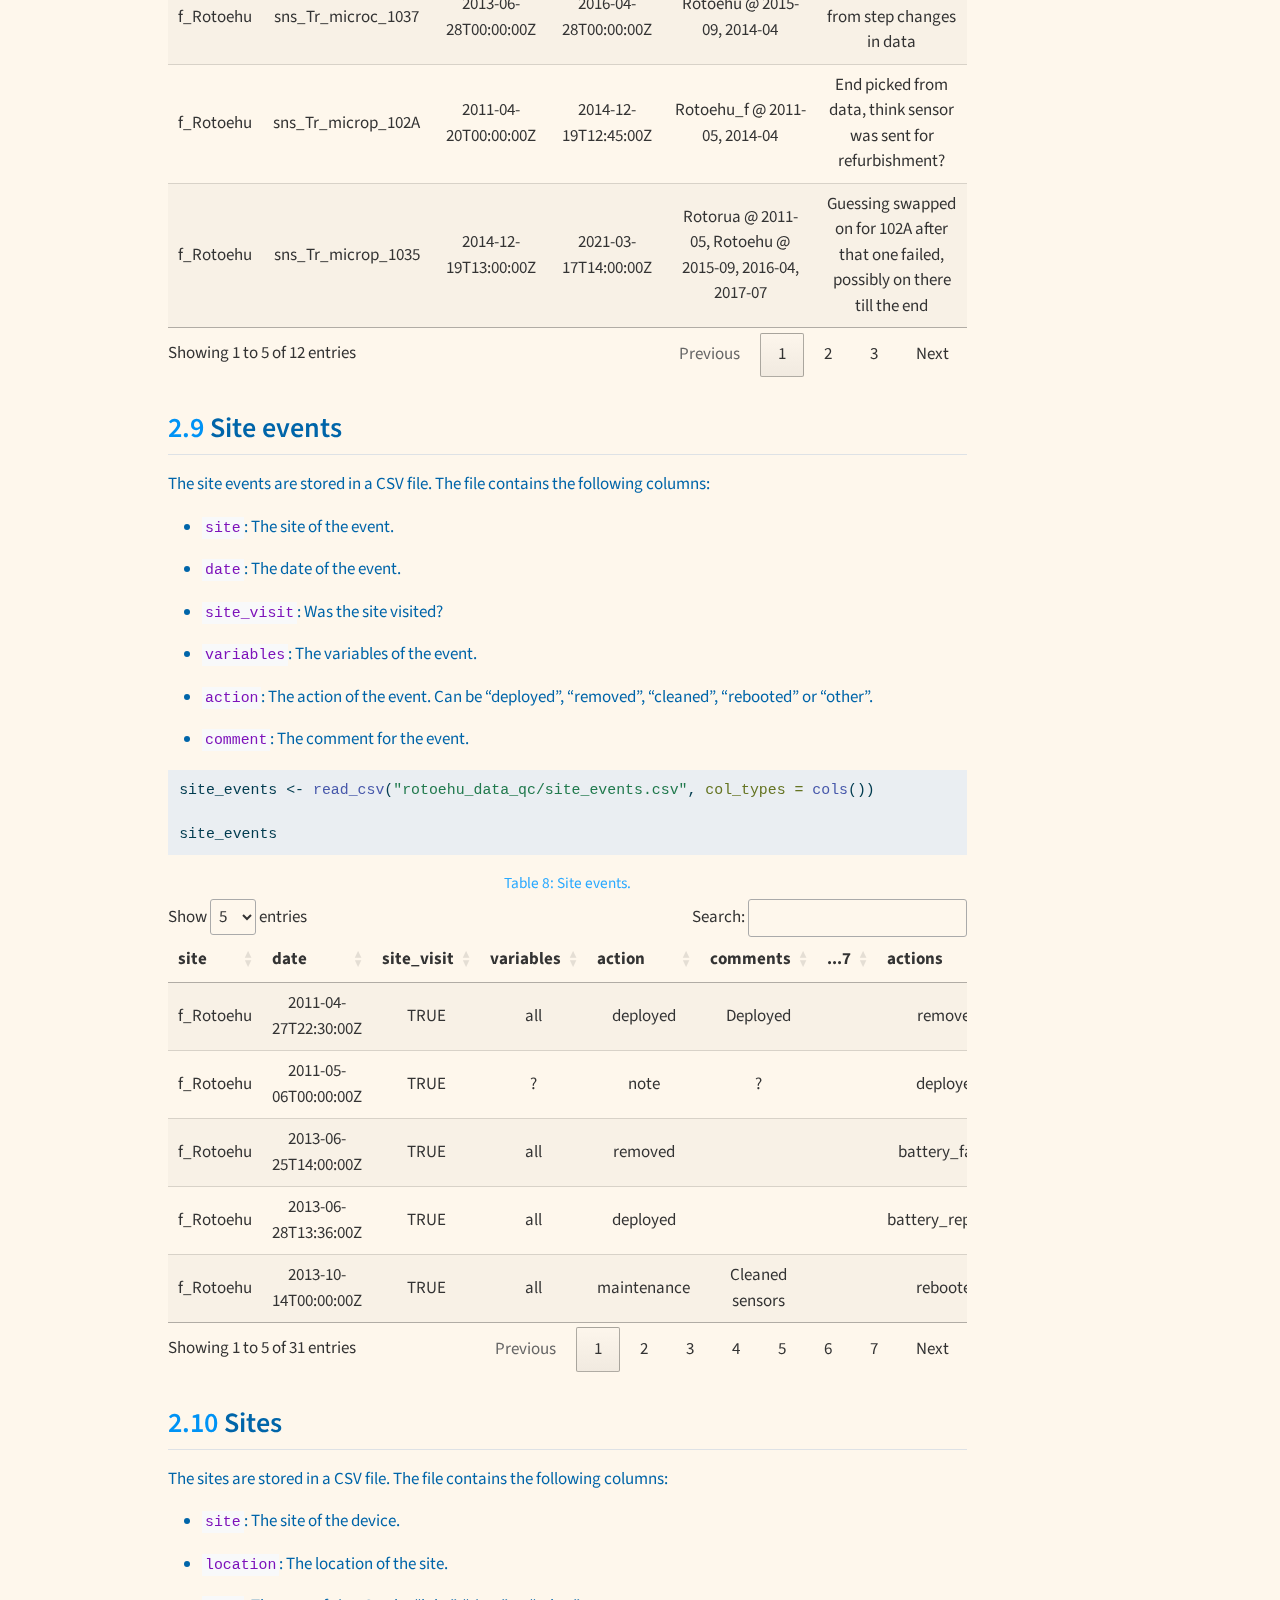
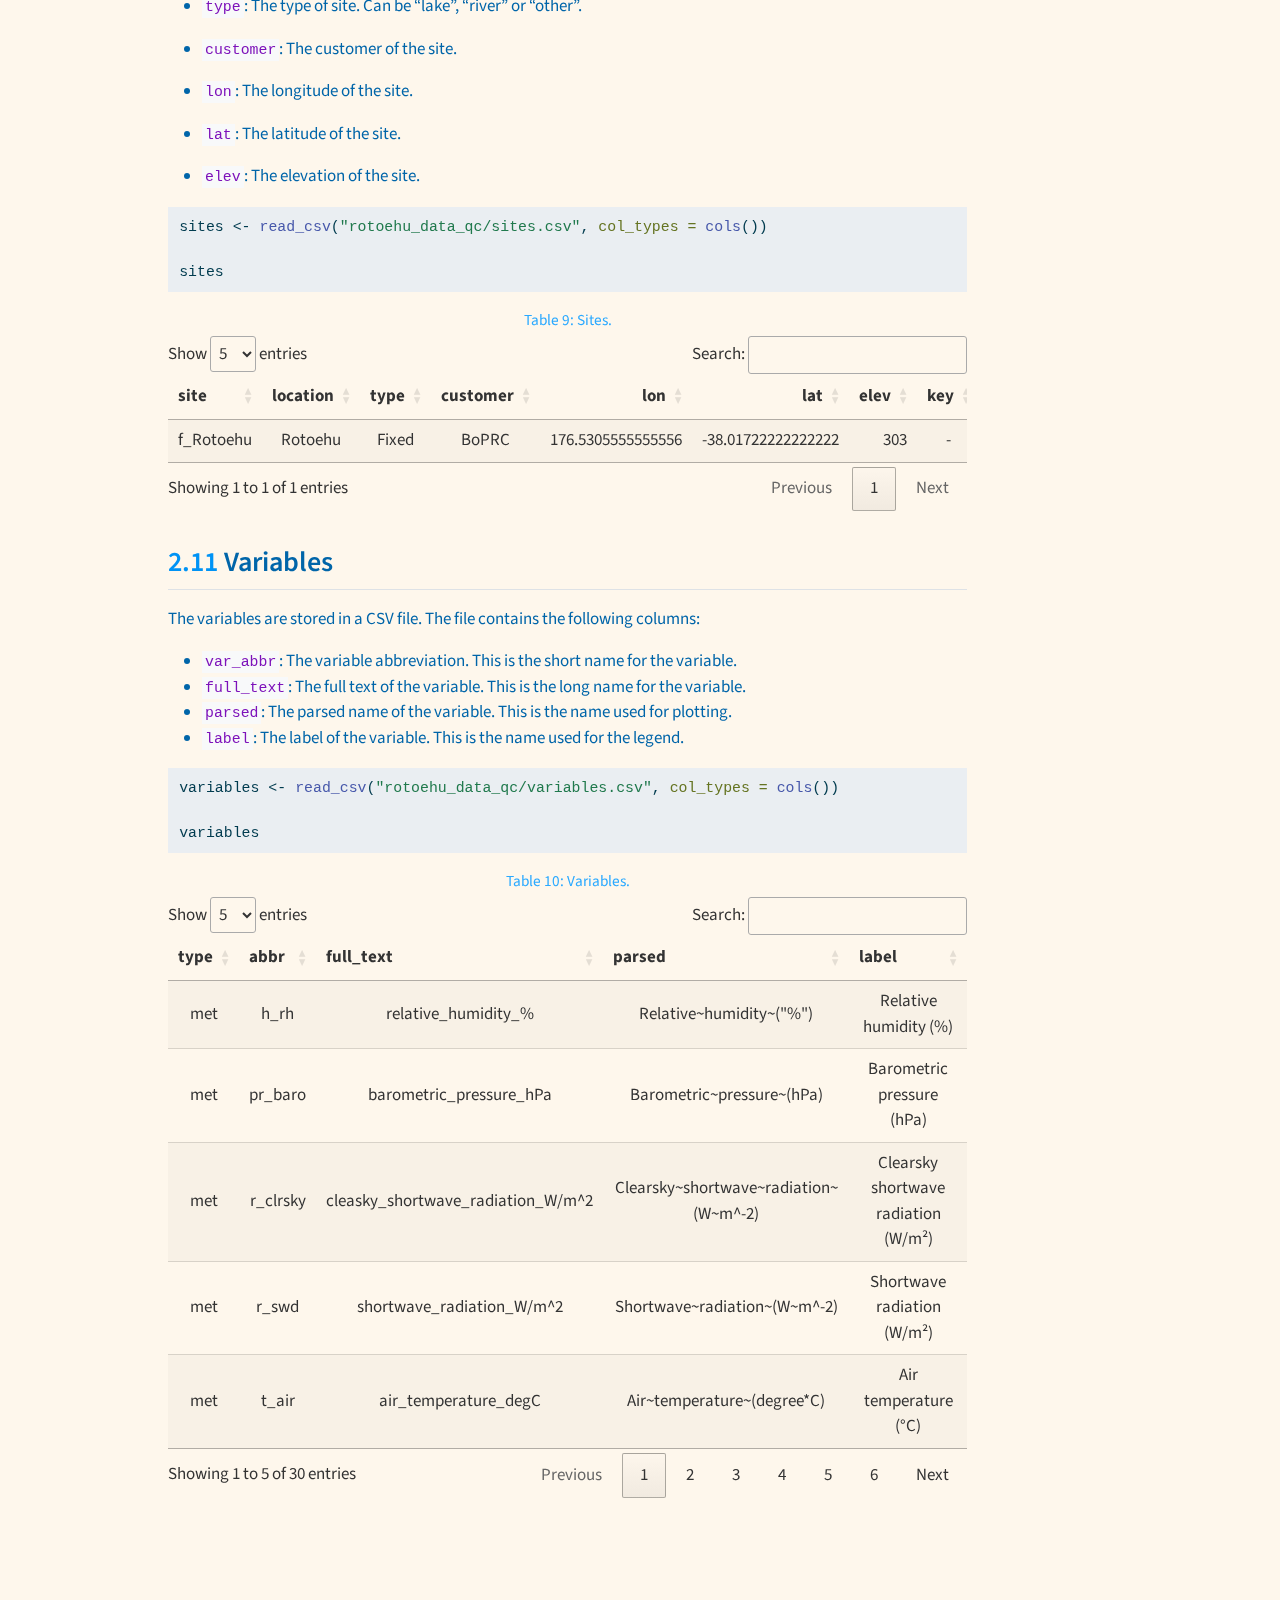
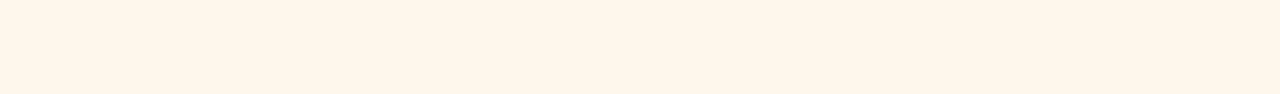
<file: metadata.html>
<!DOCTYPE html>
<html xmlns="http://www.w3.org/1999/xhtml" lang="en" xml:lang="en"><head>

<meta charset="utf-8">
<meta name="generator" content="quarto-1.6.43">

<meta name="viewport" content="width=device-width, initial-scale=1.0, user-scalable=yes">


<title>Metadata – Lake Rotoehu Data Product</title>
<style>
code{white-space: pre-wrap;}
span.smallcaps{font-variant: small-caps;}
div.columns{display: flex; gap: min(4vw, 1.5em);}
div.column{flex: auto; overflow-x: auto;}
div.hanging-indent{margin-left: 1.5em; text-indent: -1.5em;}
ul.task-list{list-style: none;}
ul.task-list li input[type="checkbox"] {
  width: 0.8em;
  margin: 0 0.8em 0.2em -1em; /* quarto-specific, see https://github.com/quarto-dev/quarto-cli/issues/4556 */ 
  vertical-align: middle;
}
/* CSS for syntax highlighting */
pre > code.sourceCode { white-space: pre; position: relative; }
pre > code.sourceCode > span { line-height: 1.25; }
pre > code.sourceCode > span:empty { height: 1.2em; }
.sourceCode { overflow: visible; }
code.sourceCode > span { color: inherit; text-decoration: inherit; }
div.sourceCode { margin: 1em 0; }
pre.sourceCode { margin: 0; }
@media screen {
div.sourceCode { overflow: auto; }
}
@media print {
pre > code.sourceCode { white-space: pre-wrap; }
pre > code.sourceCode > span { display: inline-block; text-indent: -5em; padding-left: 5em; }
}
pre.numberSource code
  { counter-reset: source-line 0; }
pre.numberSource code > span
  { position: relative; left: -4em; counter-increment: source-line; }
pre.numberSource code > span > a:first-child::before
  { content: counter(source-line);
    position: relative; left: -1em; text-align: right; vertical-align: baseline;
    border: none; display: inline-block;
    -webkit-touch-callout: none; -webkit-user-select: none;
    -khtml-user-select: none; -moz-user-select: none;
    -ms-user-select: none; user-select: none;
    padding: 0 4px; width: 4em;
  }
pre.numberSource { margin-left: 3em;  padding-left: 4px; }
div.sourceCode
  {   }
@media screen {
pre > code.sourceCode > span > a:first-child::before { text-decoration: underline; }
}
</style>


<script src="site_libs/quarto-nav/quarto-nav.js"></script>
<script src="site_libs/quarto-nav/headroom.min.js"></script>
<script src="site_libs/clipboard/clipboard.min.js"></script>
<script src="site_libs/quarto-search/autocomplete.umd.js"></script>
<script src="site_libs/quarto-search/fuse.min.js"></script>
<script src="site_libs/quarto-search/quarto-search.js"></script>
<meta name="quarto:offset" content="./">
<link href="./assets/favicon.ico" rel="icon">
<script src="site_libs/quarto-html/quarto.js"></script>
<script src="site_libs/quarto-html/popper.min.js"></script>
<script src="site_libs/quarto-html/tippy.umd.min.js"></script>
<script src="site_libs/quarto-html/anchor.min.js"></script>
<link href="site_libs/quarto-html/tippy.css" rel="stylesheet">
<link href="site_libs/quarto-html/quarto-syntax-highlighting-d4d76bf8491c20bad77d141916dc28e1.css" rel="stylesheet" id="quarto-text-highlighting-styles">
<script src="site_libs/bootstrap/bootstrap.min.js"></script>
<link href="site_libs/bootstrap/bootstrap-icons.css" rel="stylesheet">
<link href="site_libs/bootstrap/bootstrap-f468c5569a9f92a61a201d2f48a968d2.min.css" rel="stylesheet" append-hash="true" id="quarto-bootstrap" data-mode="light">
<script id="quarto-search-options" type="application/json">{
  "location": "navbar",
  "copy-button": false,
  "collapse-after": 3,
  "panel-placement": "end",
  "type": "overlay",
  "limit": 50,
  "keyboard-shortcut": [
    "f",
    "/",
    "s"
  ],
  "show-item-context": false,
  "language": {
    "search-no-results-text": "No results",
    "search-matching-documents-text": "matching documents",
    "search-copy-link-title": "Copy link to search",
    "search-hide-matches-text": "Hide additional matches",
    "search-more-match-text": "more match in this document",
    "search-more-matches-text": "more matches in this document",
    "search-clear-button-title": "Clear",
    "search-text-placeholder": "",
    "search-detached-cancel-button-title": "Cancel",
    "search-submit-button-title": "Submit",
    "search-label": "Search"
  }
}</script>
<link href="site_libs/htmltools-fill-0.5.8.1/fill.css" rel="stylesheet">
<script src="site_libs/htmlwidgets-1.6.4/htmlwidgets.js"></script>
<link href="site_libs/datatables-css-0.0.0/datatables-crosstalk.css" rel="stylesheet">
<script src="site_libs/datatables-binding-0.33/datatables.js"></script>
<script src="site_libs/jquery-3.6.0/jquery-3.6.0.min.js"></script>
<link href="site_libs/dt-core-1.13.6/css/jquery.dataTables.min.css" rel="stylesheet">
<link href="site_libs/dt-core-1.13.6/css/jquery.dataTables.extra.css" rel="stylesheet">
<script src="site_libs/dt-core-1.13.6/js/jquery.dataTables.min.js"></script>
<link href="site_libs/crosstalk-1.2.1/css/crosstalk.min.css" rel="stylesheet">
<script src="site_libs/crosstalk-1.2.1/js/crosstalk.min.js"></script>


</head>

<body class="nav-fixed">

<div id="quarto-search-results"></div>
  <header id="quarto-header" class="headroom fixed-top">
    <nav class="navbar navbar-expand-lg " data-bs-theme="dark">
      <div class="navbar-container container-fluid">
      <div class="navbar-brand-container mx-auto">
    <a class="navbar-brand" href="./index.html">
    <span class="navbar-title">Lake Rotoehu Data Product</span>
    </a>
  </div>
            <div id="quarto-search" class="" title="Search"></div>
          <button class="navbar-toggler" type="button" data-bs-toggle="collapse" data-bs-target="#navbarCollapse" aria-controls="navbarCollapse" role="menu" aria-expanded="false" aria-label="Toggle navigation" onclick="if (window.quartoToggleHeadroom) { window.quartoToggleHeadroom(); }">
  <span class="navbar-toggler-icon"></span>
</button>
          <div class="collapse navbar-collapse" id="navbarCollapse">
            <ul class="navbar-nav navbar-nav-scroll me-auto">
  <li class="nav-item">
    <a class="nav-link" href="./index.html"> 
<span class="menu-text">Home</span></a>
  </li>  
  <li class="nav-item">
    <a class="nav-link" href="./rotoehu-qc-summary.html"> 
<span class="menu-text">Data Summary</span></a>
  </li>  
  <li class="nav-item">
    <a class="nav-link active" href="./metadata.html" aria-current="page"> 
<span class="menu-text">Metadata</span></a>
  </li>  
  <li class="nav-item">
    <a class="nav-link" href="./LICENSE.html"> 
<span class="menu-text">License</span></a>
  </li>  
</ul>
          </div> <!-- /navcollapse -->
            <div class="quarto-navbar-tools">
</div>
      </div> <!-- /container-fluid -->
    </nav>
</header>
<!-- content -->
<div id="quarto-content" class="quarto-container page-columns page-rows-contents page-layout-article page-navbar">
<!-- sidebar -->
<!-- margin-sidebar -->
    <div id="quarto-margin-sidebar" class="sidebar margin-sidebar">
        <nav id="TOC" role="doc-toc" class="toc-active">
    <h2 id="toc-title">On this page</h2>
   
  <ul>
  <li><a href="#load-libraries" id="toc-load-libraries" class="nav-link active" data-scroll-target="#load-libraries">Load libraries</a></li>
  <li><a href="#download-data-from-github" id="toc-download-data-from-github" class="nav-link" data-scroll-target="#download-data-from-github"><span class="header-section-number">1</span> Download data from GitHub</a></li>
  <li><a href="#files" id="toc-files" class="nav-link" data-scroll-target="#files"><span class="header-section-number">2</span> Files</a>
  <ul class="collapse">
  <li><a href="#device-position" id="toc-device-position" class="nav-link" data-scroll-target="#device-position"><span class="header-section-number">2.1</span> Device position</a></li>
  <li><a href="#device-variable" id="toc-device-variable" class="nav-link" data-scroll-target="#device-variable"><span class="header-section-number">2.2</span> Device variable</a></li>
  <li><a href="#quality-control-filters" id="toc-quality-control-filters" class="nav-link" data-scroll-target="#quality-control-filters"><span class="header-section-number">2.3</span> Quality control filters</a></li>
  <li><a href="#quality-controlled-data" id="toc-quality-controlled-data" class="nav-link" data-scroll-target="#quality-controlled-data"><span class="header-section-number">2.4</span> Quality controlled data</a></li>
  <li><a href="#sensor-calibrations" id="toc-sensor-calibrations" class="nav-link" data-scroll-target="#sensor-calibrations"><span class="header-section-number">2.5</span> Sensor calibrations</a></li>
  <li><a href="#sensor-reference" id="toc-sensor-reference" class="nav-link" data-scroll-target="#sensor-reference"><span class="header-section-number">2.6</span> Sensor reference</a></li>
  <li><a href="#sensor-scaling" id="toc-sensor-scaling" class="nav-link" data-scroll-target="#sensor-scaling"><span class="header-section-number">2.7</span> Sensor scaling</a></li>
  <li><a href="#site-devices" id="toc-site-devices" class="nav-link" data-scroll-target="#site-devices"><span class="header-section-number">2.8</span> Site devices</a></li>
  <li><a href="#site-events" id="toc-site-events" class="nav-link" data-scroll-target="#site-events"><span class="header-section-number">2.9</span> Site events</a></li>
  <li><a href="#sites" id="toc-sites" class="nav-link" data-scroll-target="#sites"><span class="header-section-number">2.10</span> Sites</a></li>
  <li><a href="#variables" id="toc-variables" class="nav-link" data-scroll-target="#variables"><span class="header-section-number">2.11</span> Variables</a></li>
  </ul></li>
  </ul>
</nav>
    </div>
<!-- main -->
<main class="content" id="quarto-document-content">

<header id="title-block-header" class="quarto-title-block default">
<div class="quarto-title">
<h1 class="title">Metadata</h1>
</div>



<div class="quarto-title-meta">

    
  
    
  </div>
  


</header>


<p>The metadata for the Rotoehu project is within the <code>rotoehu_data_qc.zip</code> folder. This folder contains the metadata for the project, including the device position, device variable, quality control filters, sensor calibrations, sensor reference, sensor scaling, site devices, site events, sites and variables.</p>
<p>In this document, we will describe the contents of each file in the <code>rotoehu_data_qc.zip</code> folder. The files are in CSV format.</p>
<section id="load-libraries" class="level2 unnumbered">
<h2 class="unnumbered anchored" data-anchor-id="load-libraries">Load libraries</h2>
<div class="cell">
<div class="sourceCode cell-code" id="cb1"><pre class="sourceCode r code-with-copy"><code class="sourceCode r"><span id="cb1-1"><a href="#cb1-1" aria-hidden="true" tabindex="-1"></a><span class="fu">library</span>(dplyr)</span>
<span id="cb1-2"><a href="#cb1-2" aria-hidden="true" tabindex="-1"></a><span class="fu">library</span>(readr)</span>
<span id="cb1-3"><a href="#cb1-3" aria-hidden="true" tabindex="-1"></a><span class="fu">library</span>(DT)</span>
<span id="cb1-4"><a href="#cb1-4" aria-hidden="true" tabindex="-1"></a></span>
<span id="cb1-5"><a href="#cb1-5" aria-hidden="true" tabindex="-1"></a><span class="co"># Set timezone to NZST</span></span>
<span id="cb1-6"><a href="#cb1-6" aria-hidden="true" tabindex="-1"></a>withr<span class="sc">::</span><span class="fu">local_locale</span>(<span class="fu">c</span>(<span class="st">"LC_TIME"</span> <span class="ot">=</span> <span class="st">"C"</span>))</span>
<span id="cb1-7"><a href="#cb1-7" aria-hidden="true" tabindex="-1"></a>withr<span class="sc">::</span><span class="fu">local_timezone</span>(<span class="st">"Etc/GMT-12"</span>)</span></code><button title="Copy to Clipboard" class="code-copy-button"><i class="bi"></i></button></pre></div>
</div>
</section>
<section id="download-data-from-github" class="level1" data-number="1">
<h1 data-number="1"><span class="header-section-number">1</span> Download data from GitHub</h1>
<div class="cell">
<div class="sourceCode cell-code" id="cb2"><pre class="sourceCode r code-with-copy"><code class="sourceCode r"><span id="cb2-1"><a href="#cb2-1" aria-hidden="true" tabindex="-1"></a>piggyback<span class="sc">::</span><span class="fu">pb_download</span>(</span>
<span id="cb2-2"><a href="#cb2-2" aria-hidden="true" tabindex="-1"></a>  <span class="at">file =</span> <span class="st">"rotoehu_data_qc.zip"</span>,</span>
<span id="cb2-3"><a href="#cb2-3" aria-hidden="true" tabindex="-1"></a>  <span class="at">dest =</span> <span class="st">"."</span>,</span>
<span id="cb2-4"><a href="#cb2-4" aria-hidden="true" tabindex="-1"></a>  <span class="at">repo =</span> <span class="st">"limnotrack/f_rotoehu"</span>,</span>
<span id="cb2-5"><a href="#cb2-5" aria-hidden="true" tabindex="-1"></a>  <span class="at">tag =</span> <span class="st">"v0.0.1"</span></span>
<span id="cb2-6"><a href="#cb2-6" aria-hidden="true" tabindex="-1"></a>)</span>
<span id="cb2-7"><a href="#cb2-7" aria-hidden="true" tabindex="-1"></a></span>
<span id="cb2-8"><a href="#cb2-8" aria-hidden="true" tabindex="-1"></a><span class="co"># Unzip the file</span></span>
<span id="cb2-9"><a href="#cb2-9" aria-hidden="true" tabindex="-1"></a><span class="fu">unzip</span>(<span class="st">"rotoehu_data_qc.zip"</span>)</span>
<span id="cb2-10"><a href="#cb2-10" aria-hidden="true" tabindex="-1"></a><span class="fu">list.files</span>(<span class="st">"rotoehu_data_qc"</span>, <span class="at">recursive =</span> <span class="cn">TRUE</span>)</span></code><button title="Copy to Clipboard" class="code-copy-button"><i class="bi"></i></button></pre></div>
<div class="cell-output cell-output-stdout">
<pre><code> [1] "device_position.csv"     "device_variable.csv"    
 [3] "qc_filters.csv"          "README.txt"             
 [5] "rotoehu_qc.csv"          "sensor_calibrations.csv"
 [7] "sensor_reference.csv"    "sensor_scaling.csv"     
 [9] "site_devices.csv"        "site_events.csv"        
[11] "sites.csv"               "variables.csv"          </code></pre>
</div>
</div>
</section>
<section id="files" class="level1" data-number="2">
<h1 data-number="2"><span class="header-section-number">2</span> Files</h1>
<div class="cell">
<div class="cell-output-display">
<div class="datatables html-widget html-fill-item" id="htmlwidget-795bb0b11dd4374b2855" style="width:100%;height:auto;"></div>
<script type="application/json" data-for="htmlwidget-795bb0b11dd4374b2855">{"x":{"filter":"none","vertical":false,"data":[["device_position.csv","device_variable.csv","qc_filters.csv","README.txt","rotoehu_qc.csv","sensor_calibrations.csv","sensor_reference.csv","sensor_scaling.csv","site_devices.csv","site_events.csv","sites.csv","variables.csv"],["Device position","Mapping of variables onto devices","Quality control filters",null,"Quality controlled data","Sensor calibrations","Sensor reference measurements","Sensor scaling relationships","Mapping of devices to sites","Site events","Site metadata","Variable description"]],"container":"<table class=\"display\">\n  <thead>\n    <tr>\n      <th>File<\/th>\n      <th>Description<\/th>\n    <\/tr>\n  <\/thead>\n<\/table>","options":{"pageLength":15,"dom":"t","columnDefs":[{"name":"File","targets":0},{"name":"Description","targets":1}],"order":[],"autoWidth":false,"orderClasses":false,"lengthMenu":[10,15,25,50,100]}},"evals":[],"jsHooks":[]}</script>
</div>
</div>
<section id="device-position" class="level2" data-number="2.1">
<h2 data-number="2.1" class="anchored" data-anchor-id="device-position"><span class="header-section-number">2.1</span> Device position</h2>
<p>The device position is stored in a CSV file. The file contains the following columns:</p>
<ul>
<li><p><code>device_id</code>: The unique identifier for the device.</p></li>
<li><p><code>reference</code>: The location of the device. This can be depth (“d”), height (“h”) or elevation (“e”).</p></li>
<li><p><code>z_relative</code>: The relative position of the device in meters. This is the distance from the reference point to the device.</p></li>
</ul>
<div class="cell">
<div class="sourceCode cell-code" id="cb4"><pre class="sourceCode r code-with-copy"><code class="sourceCode r"><span id="cb4-1"><a href="#cb4-1" aria-hidden="true" tabindex="-1"></a>device_position <span class="ot">&lt;-</span> <span class="fu">read_csv</span>(<span class="st">"rotoehu_data_qc/device_position.csv"</span>, <span class="at">col_types =</span> <span class="fu">cols</span>())</span>
<span id="cb4-2"><a href="#cb4-2" aria-hidden="true" tabindex="-1"></a>device_position</span></code><button title="Copy to Clipboard" class="code-copy-button"><i class="bi"></i></button></pre></div>
</div>
<div class="cell">
<div id="tbl-device-position" class="cell quarto-float quarto-figure quarto-figure-center anchored">
<figure class="quarto-float quarto-float-tbl figure">
<figcaption class="quarto-float-caption-top quarto-float-caption quarto-float-tbl" id="tbl-device-position-caption-0ceaefa1-69ba-4598-a22c-09a6ac19f8ca">
Table&nbsp;1: Device position and relative distance.
</figcaption>
<div aria-describedby="tbl-device-position-caption-0ceaefa1-69ba-4598-a22c-09a6ac19f8ca">
<div class="cell-output-display">
<div class="datatables html-widget html-fill-item" id="htmlwidget-82481e2c306137e99464" style="width:100%;height:auto;"></div>
<script type="application/json" data-for="htmlwidget-82481e2c306137e99464">{"x":{"filter":"none","vertical":false,"data":[["sns_Sp_chlor_2966","sns_TD_c7c_2104444","sns_Tr_microc_1037","sns_Tr_microp_102A","sns_Tr_microp_1035","sns_Vs_wxt510_H4140004","sns_CS_isfet_240941","sns_Ag_sp110_rotoehu1","sns_IS_rdopro_442332","sns_ZT_dopto_2558","sns_ZT_dopto_2559","sns_St_tstringds_018","sns_St_tstringds_018","sns_St_tstringds_018","sns_St_tstringds_018","sns_St_tstringds_018","sns_St_tstringds_018","sns_St_tstringds_018","sns_Tr_microp_1035"],["d","d","d","d","d","h","d","h","d","d","d","d","d","d","d","d","d","d","d"],[1,1,1,1,1,1.5,1,1.5,1,1,10,0.5,1.5,3,5,7,9,10.5,1]],"container":"<table class=\"display\">\n  <thead>\n    <tr>\n      <th>device_id<\/th>\n      <th>reference<\/th>\n      <th>z_relative<\/th>\n    <\/tr>\n  <\/thead>\n<\/table>","options":{"pageLength":5,"lengthMenu":[5,10,20],"scrollX":true,"dom":"t","columnDefs":[{"className":"dt-right","targets":2},{"name":"device_id","targets":0},{"name":"reference","targets":1},{"name":"z_relative","targets":2}],"order":[],"autoWidth":false,"orderClasses":false}},"evals":[],"jsHooks":[]}</script>
</div>
</div>
</figure>
</div>
</div>
</section>
<section id="device-variable" class="level2" data-number="2.2">
<h2 data-number="2.2" class="anchored" data-anchor-id="device-variable"><span class="header-section-number">2.2</span> Device variable</h2>
<p>The device variable is stored in a CSV file. The file contains the following columns:</p>
<ul>
<li><p><code>device_id</code>: The unique identifier for the device.</p></li>
<li><p><code>var_abbr</code>: The variable abbreviation. This is the short name for the variable.</p></li>
</ul>
<div class="cell">
<div class="sourceCode cell-code" id="cb5"><pre class="sourceCode r code-with-copy"><code class="sourceCode r"><span id="cb5-1"><a href="#cb5-1" aria-hidden="true" tabindex="-1"></a>device_variable <span class="ot">&lt;-</span> <span class="fu">read_csv</span>(<span class="st">"rotoehu_data_qc/device_variable.csv"</span>, <span class="at">col_types =</span> <span class="fu">cols</span>())</span>
<span id="cb5-2"><a href="#cb5-2" aria-hidden="true" tabindex="-1"></a>device_variable</span></code><button title="Copy to Clipboard" class="code-copy-button"><i class="bi"></i></button></pre></div>
</div>
<div class="cell">
<div id="tbl-device-variable" class="cell quarto-float quarto-figure quarto-figure-center anchored">
<figure class="quarto-float quarto-float-tbl figure">
<figcaption class="quarto-float-caption-top quarto-float-caption quarto-float-tbl" id="tbl-device-variable-caption-0ceaefa1-69ba-4598-a22c-09a6ac19f8ca">
Table&nbsp;2: Device variable mapping.
</figcaption>
<div aria-describedby="tbl-device-variable-caption-0ceaefa1-69ba-4598-a22c-09a6ac19f8ca">
<div class="cell-output-display">
<div class="datatables html-widget html-fill-item" id="htmlwidget-64df7eb2659ffc1e113a" style="width:100%;height:auto;"></div>
<script type="application/json" data-for="htmlwidget-64df7eb2659ffc1e113a">{"x":{"filter":"none","vertical":false,"data":[["sns_Sp_chlor_2966","sns_TD_c7c_2104444","sns_Tr_microc_1037","sns_Tr_microp_102A","sns_Tr_microp_1035","sns_CS_isfet_240941","sns_CS_isfet_240941","sns_Ag_sp110_rotoehu1","sns_IS_rdopro_442332","sns_IS_rdopro_442332","sns_IS_rdopro_442332","sns_ZT_dopto_2558","sns_ZT_dopto_2558","sns_ZT_dopto_2558","sns_ZT_dopto_2559","sns_ZT_dopto_2559","sns_ZT_dopto_2559","sns_St_tstringds_018","sns_Vs_wxt510_H4140004","sns_Vs_wxt510_H4140004","sns_Vs_wxt510_H4140004","sns_Vs_wxt510_H4140004","sns_Vs_wxt510_H4140004","sns_Vs_wxt510_H4140004","sns_Tr_microp_1035"],["f_chl","f_chl","f_chl","f_phyc","f_phyc","c_ph_raw","c_ph","r_swd","t_wtr","c_do_sat","c_do","t_wtr","c_do_sat","c_do","t_wtr","c_do_sat","c_do","t_wtr","t_air","pr_baro","h_rh","w_spd","w_dir","pp_rain","f_phyc"]],"container":"<table class=\"display\">\n  <thead>\n    <tr>\n      <th>device_id<\/th>\n      <th>var_abbr<\/th>\n    <\/tr>\n  <\/thead>\n<\/table>","options":{"pageLength":5,"lengthMenu":[5,10,20],"scrollX":true,"dom":"t","columnDefs":[{"name":"device_id","targets":0},{"name":"var_abbr","targets":1}],"order":[],"autoWidth":false,"orderClasses":false}},"evals":[],"jsHooks":[]}</script>
</div>
</div>
</figure>
</div>
</div>
</section>
<section id="quality-control-filters" class="level2" data-number="2.3">
<h2 data-number="2.3" class="anchored" data-anchor-id="quality-control-filters"><span class="header-section-number">2.3</span> Quality control filters</h2>
<p>The quality control filters are stored in a CSV file. The file contains the following columns:</p>
<ul>
<li><p><code>var_abbr</code>: The variable abbreviation. This is the short name for the variable.</p></li>
<li><p><code>low</code>: The lower limit for the variable. This is the minimum value for the variable.</p></li>
<li><p><code>high</code>: The upper limit for the variable. This is the maximum value for the variable.</p></li>
<li><p><code>roc</code>: The rate of change for the variable. This is the maximum rate of change for the variable.</p></li>
<li><p><code>consec</code>: The consecutive number of points for the variable. This is the minimum number of consecutive points for the variable.</p></li>
<li><p><code>interp</code>: The interpolation for the variable. This is the maximum number of points for the variable.</p></li>
</ul>
<div class="cell">
<div class="sourceCode cell-code" id="cb6"><pre class="sourceCode r code-with-copy"><code class="sourceCode r"><span id="cb6-1"><a href="#cb6-1" aria-hidden="true" tabindex="-1"></a>qc_filters <span class="ot">&lt;-</span> <span class="fu">read_csv</span>(<span class="st">"rotoehu_data_qc/qc_filters.csv"</span>, <span class="at">col_types =</span> <span class="fu">cols</span>())</span>
<span id="cb6-2"><a href="#cb6-2" aria-hidden="true" tabindex="-1"></a></span>
<span id="cb6-3"><a href="#cb6-3" aria-hidden="true" tabindex="-1"></a>qc_filters </span></code><button title="Copy to Clipboard" class="code-copy-button"><i class="bi"></i></button></pre></div>
</div>
<div class="cell">
<div id="tbl-qc-filters" class="cell quarto-float quarto-figure quarto-figure-center anchored">
<figure class="quarto-float quarto-float-tbl figure">
<figcaption class="quarto-float-caption-top quarto-float-caption quarto-float-tbl" id="tbl-qc-filters-caption-0ceaefa1-69ba-4598-a22c-09a6ac19f8ca">
Table&nbsp;3: Quality control filters.
</figcaption>
<div aria-describedby="tbl-qc-filters-caption-0ceaefa1-69ba-4598-a22c-09a6ac19f8ca">
<div class="cell-output-display">
<div class="datatables html-widget html-fill-item" id="htmlwidget-0580a192807b4b06a45c" style="width:100%;height:auto;"></div>
<script type="application/json" data-for="htmlwidget-0580a192807b4b06a45c">{"x":{"filter":"none","vertical":false,"data":[["r_swd","t_air","h_rh","pr_baro","w_dir","w_spd","w_gust","pp_rain","pr_dpt","t_wtr","c_do_sat","c_do","c_ph","c_ph_raw","c_cond","c_spcond","c_orp","n_turb","f_chl","f_phyc","TmpDif","PCchla","LvlWtr","VBatLg","MtrAvg","MtrMin","MtrMax"],[0,-10,25,900,0,0.001,0.001,0,0.5,4,-10,-1,3,0,10,10,-1000,0.001,0.001,0.001,-2,-10,0,5,-2.95,-2.95,-2.95],[1500,45,100,1100,360,50,80,300,150,35,300,35,14,1100,1400,1400,1000,150,500,450,20,10,1000,15,1.95,1.95,1.95],[1500,5,20,20,360,25,40,200,150,10,80,8,10,200,100,100,200,50,40,38,100,100,0.5,5,4,4,4],[180,20,20,50,10,10,10,999999,999999,50,50,50,50,50,50,50,50,50,50,50,50,50,500,50,50,50,50],[24,24,24,24,1,1,1,0,999999,1,1,1,1,1,1,1,1,1,1,1,1,1,24,1,1,1,1]],"container":"<table class=\"display\">\n  <thead>\n    <tr>\n      <th>var_abbr<\/th>\n      <th>low<\/th>\n      <th>high<\/th>\n      <th>roc<\/th>\n      <th>consec<\/th>\n      <th>interp<\/th>\n    <\/tr>\n  <\/thead>\n<\/table>","options":{"pageLength":5,"lengthMenu":[5,10,20],"scrollX":true,"dom":"t","columnDefs":[{"className":"dt-right","targets":[1,2,3,4,5]},{"name":"var_abbr","targets":0},{"name":"low","targets":1},{"name":"high","targets":2},{"name":"roc","targets":3},{"name":"consec","targets":4},{"name":"interp","targets":5}],"order":[],"autoWidth":false,"orderClasses":false}},"evals":[],"jsHooks":[]}</script>
</div>
</div>
</figure>
</div>
</div>
</section>
<section id="quality-controlled-data" class="level2" data-number="2.4">
<h2 data-number="2.4" class="anchored" data-anchor-id="quality-controlled-data"><span class="header-section-number">2.4</span> Quality controlled data</h2>
<p>This is the finished quality controlled data. There is a summary of this data on the <a href="rotoehu-qc-summary.html">Quality control page</a>.</p>
</section>
<section id="sensor-calibrations" class="level2" data-number="2.5">
<h2 data-number="2.5" class="anchored" data-anchor-id="sensor-calibrations"><span class="header-section-number">2.5</span> Sensor calibrations</h2>
<p>The sensor calibrations are stored in a CSV file. The file contains the following columns: - <code>device_id</code>: The unique identifier for the device. - <code>date</code>: The date of the calibration. - <code>site</code>: The site of the calibration. - <code>variable</code>: The variable of the calibration. - <code>temperature</code>: The temperature of the calibration. - <code>type</code>: The type of calibration. - <code>comment</code>: The comment for the calibration.</p>
<div class="cell">
<div class="sourceCode cell-code" id="cb7"><pre class="sourceCode r code-with-copy"><code class="sourceCode r"><span id="cb7-1"><a href="#cb7-1" aria-hidden="true" tabindex="-1"></a>sensor_calibrations <span class="ot">&lt;-</span> <span class="fu">read_csv</span>(<span class="st">"rotoehu_data_qc/sensor_calibrations.csv"</span>, <span class="at">col_types =</span> <span class="fu">cols</span>())</span>
<span id="cb7-2"><a href="#cb7-2" aria-hidden="true" tabindex="-1"></a></span>
<span id="cb7-3"><a href="#cb7-3" aria-hidden="true" tabindex="-1"></a>sensor_calibrations</span></code><button title="Copy to Clipboard" class="code-copy-button"><i class="bi"></i></button></pre></div>
</div>
<div class="cell">
<div id="tbl-sensor-calibrations" class="cell quarto-float quarto-figure quarto-figure-center anchored">
<figure class="quarto-float quarto-float-tbl figure">
<figcaption class="quarto-float-caption-top quarto-float-caption quarto-float-tbl" id="tbl-sensor-calibrations-caption-0ceaefa1-69ba-4598-a22c-09a6ac19f8ca">
Table&nbsp;4: Sensor calibrations.
</figcaption>
<div aria-describedby="tbl-sensor-calibrations-caption-0ceaefa1-69ba-4598-a22c-09a6ac19f8ca">
<div class="cell-output-display">
<div class="datatables html-widget html-fill-item" id="htmlwidget-5d87ae24ad782ec67489" style="width:100%;height:auto;"></div>
<script type="application/json" data-for="htmlwidget-5d87ae24ad782ec67489">{"x":{"filter":"none","vertical":false,"data":[["sns_Sp_chlor_2966","sns_ZT_dopto_2558","sns_ZT_dopto_2559","sns_ZT_dopto_2558","sns_ZT_dopto_2559","sns_ZT_dopto_2558","sns_ZT_dopto_2559","sns_CS_isfet_240941","sns_CS_isfet_240941","sns_CS_isfet_240941","sns_CS_isfet_240941","sns_CS_isfet_240941","sns_ZT_dopto_2558","sns_ZT_dopto_2559","sns_ZT_dopto_2558","sns_ZT_dopto_2559"],["2013-06-27T00:00:00Z","2011-05-09T00:00:00Z","2011-05-09T00:00:00Z","2013-07-17T00:00:00Z","2013-07-17T00:00:00Z","2012-04-13T00:00:00Z","2012-04-13T00:00:00Z","2013-06-27T00:00:00Z","2013-07-19T00:00:00Z","2013-12-18T00:00:00Z","2014-04-16T00:00:00Z","2015-09-08T00:00:00Z","2016-03-14T00:00:00Z","2016-03-14T00:00:00Z","2014-04-16T00:00:00Z","2014-04-16T00:00:00Z"],["Rotoehu_f","Rotoehu_f","Rotoehu_f","Rotoehu_f","Rotoehu_f","Rotoehu_f","Rotoehu_f","Rotoehu_f","Rotoehu_f","Rotoehu_f","Rotoehu_f","Rotoehu_f","Rotoehu_f","Rotoehu_f","Rotoehu_f","Rotoehu_f"],["f_chl","c_dosat, c_do","c_dosat, c_do","c_dosat, c_do","c_dosat, c_do","c_dosat, c_do","c_dosat, c_do","c_ph","c_ph","c_ph","c_ph","c_ph","c_dosat, c_do","c_dosat, c_do","c_dosat, c_do","c_dosat, c_do"],[null,null,null,null,null,null,null,null,null,null,null,null,null,null,null,null],[null,"Applied by D-optoCom","Applied by D-optoCom","Applied by D-optoCom","Applied by D-optoCom","Applied by D-optoCom","Applied by D-optoCom",null,null,null,null,null,null,null,null,null],[null,null,null,null,null,null,null,null,null,"Not sure if a calibration was actually applied?",null,null,null,null,null,null]],"container":"<table class=\"display\">\n  <thead>\n    <tr>\n      <th>device_id<\/th>\n      <th>date<\/th>\n      <th>site<\/th>\n      <th>variable<\/th>\n      <th>temperature<\/th>\n      <th>type<\/th>\n      <th>comment<\/th>\n    <\/tr>\n  <\/thead>\n<\/table>","options":{"pageLength":5,"lengthMenu":[5,10,20],"scrollX":true,"columnDefs":[{"name":"device_id","targets":0},{"name":"date","targets":1},{"name":"site","targets":2},{"name":"variable","targets":3},{"name":"temperature","targets":4},{"name":"type","targets":5},{"name":"comment","targets":6}],"order":[],"autoWidth":false,"orderClasses":false}},"evals":[],"jsHooks":[]}</script>
</div>
</div>
</figure>
</div>
</div>
</section>
<section id="sensor-reference" class="level2" data-number="2.6">
<h2 data-number="2.6" class="anchored" data-anchor-id="sensor-reference"><span class="header-section-number">2.6</span> Sensor reference</h2>
<p>The sensor reference is stored in a CSV file. The file contains the following columns:</p>
<ul>
<li><p><code>device_id</code>: The unique identifier for the device.</p></li>
<li><p><code>date</code>: The date of the reference measurement.</p></li>
<li><p><code>reference_type</code>: The type of reference measurement.</p></li>
<li><p><code>value_actual</code>: The actual value of the reference measurement.</p></li>
<li><p><code>units_value</code>: The units of the actual value.</p></li>
<li><p><code>value_measured</code>: The measured value of the reference measurement.</p></li>
<li><p><code>units_sensor</code>: The units of the measured value.</p></li>
<li><p><code>temperature</code>: The temperature of the reference measurement.</p></li>
<li><p><code>comment</code>: The comment for the reference measurement.</p></li>
</ul>
<div class="cell">
<div class="sourceCode cell-code" id="cb8"><pre class="sourceCode r code-with-copy"><code class="sourceCode r"><span id="cb8-1"><a href="#cb8-1" aria-hidden="true" tabindex="-1"></a>sensor_reference <span class="ot">&lt;-</span> <span class="fu">read_csv</span>(<span class="st">"rotoehu_data_qc/sensor_reference.csv"</span>, <span class="at">col_types =</span> <span class="fu">cols</span>())</span>
<span id="cb8-2"><a href="#cb8-2" aria-hidden="true" tabindex="-1"></a></span>
<span id="cb8-3"><a href="#cb8-3" aria-hidden="true" tabindex="-1"></a>sensor_reference</span></code><button title="Copy to Clipboard" class="code-copy-button"><i class="bi"></i></button></pre></div>
</div>
<div class="cell">
<div id="tbl-sensor-reference" class="cell quarto-float quarto-figure quarto-figure-center anchored">
<figure class="quarto-float quarto-float-tbl figure">
<figcaption class="quarto-float-caption-top quarto-float-caption quarto-float-tbl" id="tbl-sensor-reference-caption-0ceaefa1-69ba-4598-a22c-09a6ac19f8ca">
Table&nbsp;5: Sensor reference measurements.
</figcaption>
<div aria-describedby="tbl-sensor-reference-caption-0ceaefa1-69ba-4598-a22c-09a6ac19f8ca">
<div class="cell-output-display">
<div class="datatables html-widget html-fill-item" id="htmlwidget-7c1cd4fe54df6261212b" style="width:100%;height:auto;"></div>
<script type="application/json" data-for="htmlwidget-7c1cd4fe54df6261212b">{"x":{"filter":"none","vertical":false,"data":[["sns_CS_isfet_240941","sns_CS_isfet_240941","sns_CS_isfet_240941","sns_CS_isfet_240941","sns_CS_isfet_240941","sns_CS_isfet_240941","sns_CS_isfet_240941","sns_CS_isfet_240941","sns_CS_isfet_240941","sns_CS_isfet_240941","sns_CS_isfet_240941","sns_CS_isfet_240941","sns_CS_isfet_240941","sns_CS_isfet_240941","sns_CS_isfet_240941","sns_CS_isfet_240941","sns_CS_isfet_240941","sns_CS_isfet_240941","sns_CS_isfet_240941","sns_CS_isfet_240941","sns_CS_isfet_240941","sns_CS_isfet_240941","sns_CS_isfet_240941","sns_CS_isfet_240941","sns_CS_isfet_240941","sns_CS_isfet_240941","sns_CS_isfet_240941","sns_CS_isfet_240941","sns_CS_isfet_240941","sns_CS_isfet_240941","sns_CS_isfet_240941","sns_CS_isfet_240941","sns_CS_isfet_240941","sns_CS_isfet_240941","sns_CS_isfet_240941","sns_CS_isfet_240941","sns_CS_isfet_240941","sns_CS_isfet_240941","sns_CS_isfet_240941","sns_CS_isfet_240941","sns_CS_isfet_240941","sns_ZT_dopto_2558","sns_ZT_dopto_2558","sns_ZT_dopto_2559","sns_ZT_dopto_2559","sns_ZT_dopto_2558","sns_ZT_dopto_2558","sns_ZT_dopto_2559","sns_ZT_dopto_2559","sns_ZT_dopto_2558","sns_ZT_dopto_2558","sns_ZT_dopto_2559","sns_ZT_dopto_2559","sns_ZT_dopto_2558","sns_ZT_dopto_2558","sns_ZT_dopto_2559","sns_ZT_dopto_2559","sns_ZT_dopto_2558","sns_ZT_dopto_2558","sns_ZT_dopto_2559","sns_ZT_dopto_2559","sns_Sp_chlor_2966","sns_Sp_chlor_2966","sns_Sp_chlor_2966","sns_Tr_microc_1037","sns_Tr_microc_1037","sns_Tr_microc_1037","sns_TD_c7c_2104444","sns_TD_c7c_2104444","sns_Tr_microp_102A","sns_Tr_microp_102A","sns_Tr_microp_102A","sns_Tr_microp_102A","sns_Tr_microp_1035","sns_CS_isfet_240941","sns_Tr_microp_1035","sns_Tr_microp_1035","sns_Tr_microp_1035"],["2013-06-11T00:00:00Z","2013-06-11T00:00:00Z","2013-06-11T00:00:00Z","2013-06-11T00:00:00Z","2013-06-11T00:00:00Z","2013-06-11T00:00:00Z","2013-06-27T00:00:00Z","2013-06-27T00:00:00Z","2013-06-27T00:00:00Z","2013-06-27T00:00:00Z","2013-07-19T00:00:00Z","2013-07-19T00:00:00Z","2013-07-19T00:00:00Z","2013-07-19T00:00:00Z","2013-07-19T00:00:00Z","2013-07-19T00:00:00Z","2013-12-18T00:00:00Z","2013-12-18T00:00:00Z","2013-12-18T00:00:00Z","2013-12-18T00:00:00Z","2014-04-16T00:00:00Z","2014-04-16T00:00:00Z","2014-04-16T00:00:00Z","2014-04-16T00:00:00Z","2014-04-16T00:00:00Z","2014-04-16T00:00:00Z","2014-12-19T00:00:00Z","2014-12-19T00:00:00Z","2014-12-19T00:00:00Z","2015-09-08T00:00:00Z","2015-09-08T00:00:00Z","2015-09-08T00:00:00Z","2016-01-20T00:00:00Z","2016-01-20T00:00:00Z","2016-03-14T00:00:00Z","2016-03-14T00:00:00Z","2016-04-29T00:00:00Z","2016-04-29T00:00:00Z","2017-06-19T00:00:00Z","2017-06-19T00:00:00Z","2017-06-19T00:00:00Z","2011-05-09T00:00:00Z","2011-05-09T00:00:00Z","2011-05-09T00:00:00Z","2011-05-09T00:00:00Z","2013-06-26T00:00:00Z","2013-06-26T00:00:00Z","2013-06-26T00:00:00Z","2013-06-26T00:00:00Z","2013-07-17T00:00:00Z","2013-07-17T00:00:00Z","2013-07-17T00:00:00Z","2013-07-17T00:00:00Z","2014-04-16T00:00:00Z","2014-04-16T00:00:00Z","2014-04-16T00:00:00Z","2014-04-16T00:00:00Z","2016-03-14T00:00:00Z","2016-03-14T00:00:00Z","2016-03-14T00:00:00Z","2016-03-14T00:00:00Z","2011-05-06T00:00:00Z","2011-05-09T00:00:00Z","2011-05-09T00:00:00Z","2013-06-27T00:00:00Z","2014-04-16T00:00:00Z","2014-04-16T00:00:00Z","2016-04-29T00:00:00Z","2016-04-29T00:00:00Z","2014-04-16T00:00:00Z","2014-04-16T00:00:00Z","2011-05-06T00:00:00Z","2011-05-09T00:00:00Z","2013-06-27T00:00:00Z","2014-02-20T00:00:00Z","2011-05-06T00:00:00Z","2011-05-09T00:00:00Z","2011-05-09T00:00:00Z"],["buffer","buffer","buffer","buffer","buffer","buffer","buffer","buffer","buffer","buffer","buffer","buffer","buffer","buffer","buffer","buffer","buffer","buffer","buffer","buffer","buffer","buffer","buffer","buffer","buffer","buffer","buffer","buffer","buffer","buffer","buffer","buffer","buffer","buffer","buffer","buffer","buffer","buffer","buffer","buffer","buffer","Sodium sulfite","Saturated water","Sodium sulfite","Saturated water","Sodium sulfite","Saturated water","Sodium sulfite","Saturated water","Sodium sulfite","Saturated water","Sodium sulfite","Saturated water","Sodium sulfite","Saturated water","Sodium sulfite","Saturated water","Sodium sulfite","Saturated water","Sodium sulfite","bubbler","rhodamine","tap water","rhodamine","rhodamine","tap water","rhodamine","std_TD_secstdc_10","std_TD_secstdc_100","tap water","rhodamine","rhodamine","tap water","rhodamine","buffer","rhodamine","tap water","rhodamine"],[4,7,10,4,7,10,4,4,7,10,4,7,10,4,7,10,7,10,7,10,4,7,10,4,7,10,4,7,10,4,7,10,7,9,7,10,7,10,4,7,10,0,96.56,0,96.56,0,100,0,100,0,96.56,0,96.56,0,96.56,0,96.56,0,100.68,0,100.68,100,0,200,1,0,1000,null,null,0,1000,100,0,1,7,100,0,200],["pH","pH","pH","pH","pH","pH","pH","pH","pH","pH","pH","pH","pH","pH","pH","pH","pH","pH","pH","pH","pH","pH","pH","pH","pH","pH","pH","pH","pH","pH","pH","pH","pH","pH","pH","pH","pH","pH","pH","pH","pH","%","%","%","%","%","%","%","%","%","%","%","%","%","%","%","%","%","%","%","%","ppb","ppb","ppb","ppm","ppb","ppb",null,null,"ppb","ppb","ppb","ppb","ppm","pH","ug/L","RFU","ug/L"],[366,515,679,3.66,4.15,6.52,3.94841,371,524,661,4.423820000000001,7.54499,10.31477,394,545,679,8.119999999999999,10.98,592,725,4.06934,7.566140000000001,10.7471,462,617,758,492,646,776,529,684,817,708,797,719,844,723,850,594,749,883,1.29,93.81,3.8,85.23999999999999,0.18,101.76,3.08,89.51000000000001,0.18,101.76,3.08,89.51000000000001,9.300000000000001,99.40000000000001,-0.8,99.40000000000001,-2,94.40000000000001,14.6,91.84,0.8,0.9,31.2,9.4,0.5,11.5,9.199999999999999,0.45,27,37.5,6,5.13,31.5,7.36,8.5,9.630000000000001,20.93],["counts","counts","counts","pH","pH","pH","pH","counts","counts","counts","pH","pH","pH","counts","counts","counts","pH","pH","counts","counts","pH","pH","pH","counts","counts","counts","counts","counts","counts","counts","counts","counts","counts","counts","counts","counts","counts","counts","counts","counts","counts","%","%","%","%","%","%","%","%","%","%","%","%","%","%","%","%","%","%","%","%","RFU","RFU","RFU","RFU","RFU","RFU",null,null,"RFU","RFU","RFU","RFU","RFU","pH","RFU","RFU","RFU"],[null,null,null,null,null,null,"-","-","-","-","-","-","-","-","-","-","-","-","-","-","-","-","-","-","-","-","-","-","-","-","-","-",null,null,"-","-","-","-","-","-","-","-","-","-","-","-","-","-","-","-","-","-","-","-","-","-","-","-","-","-","-","-","-","-","-",null,null,null,null,null,null,"-","-","-","-",null,null,null],[null,null,null,null,null,null,"reference measurements taken just before calibration applied?",null,null,null,"reference measurements taken just before calibration applied?","reference measurements taken just before calibration applied?","reference measurements taken just before calibration applied?",null,null,null,"reference measurements taken just before calibration applied?","reference measurements taken just before calibration applied?",null,null,"reference measurements taken just before calibration applied?","reference measurements taken just before calibration applied?","reference measurements taken just before calibration applied?",null,null,null,null,null,null,null,null,null,null,null,null,null,null,null,null,null,null,"Before calibration applied",null,null,null,null,"No altitude correction given. Lab calibration??",null,"No altitude correction given. Lab calibration??",null,null,null,null,null,null,null,null,"From saturation offset this must have been at the Uni lab? Suspect this was the d-opto due to calibratoipn notes","From saturation offset this must have been at the Uni lab? Suspect this was the d-opto due to calibratoipn notes","From saturation offset this must have been at the Uni lab?","From saturation offset this must have been at the Uni lab?","Seems too low?",null,null,null,null,null,null,null,null,null,"Not sure about this one.. Seems too low? Says multiplier of 60. Had this been pulled from the lake at the time? Were these fdone in the BoPO depot?","Assume this was with new multiplier of 60 (increased from 20 on the day)",null,null,"0-100 range, mult = 20",null,null]],"container":"<table class=\"display\">\n  <thead>\n    <tr>\n      <th>device_id<\/th>\n      <th>date<\/th>\n      <th>reference_type<\/th>\n      <th>value_actual<\/th>\n      <th>units_value<\/th>\n      <th>value_measured<\/th>\n      <th>units_sensor<\/th>\n      <th>temperature<\/th>\n      <th>comment<\/th>\n    <\/tr>\n  <\/thead>\n<\/table>","options":{"pageLength":5,"lengthMenu":[5,10,20],"scrollX":true,"columnDefs":[{"className":"dt-right","targets":[3,5]},{"name":"device_id","targets":0},{"name":"date","targets":1},{"name":"reference_type","targets":2},{"name":"value_actual","targets":3},{"name":"units_value","targets":4},{"name":"value_measured","targets":5},{"name":"units_sensor","targets":6},{"name":"temperature","targets":7},{"name":"comment","targets":8}],"order":[],"autoWidth":false,"orderClasses":false}},"evals":[],"jsHooks":[]}</script>
</div>
</div>
</figure>
</div>
</div>
</section>
<section id="sensor-scaling" class="level2" data-number="2.7">
<h2 data-number="2.7" class="anchored" data-anchor-id="sensor-scaling"><span class="header-section-number">2.7</span> Sensor scaling</h2>
<p>The sensor scaling is stored in a CSV file. The file contains the following columns:</p>
<ul>
<li><p><code>device_id</code>: The unique identifier for the device.</p></li>
<li><p><code>date</code>: The date of the scaling.</p></li>
<li><p><code>offset</code>: The offset for the scaling.</p></li>
<li><p><code>multiplier</code>: The multiplier for the scaling.</p></li>
<li><p><code>range</code>: The range for the scaling.</p></li>
<li><p><code>log_multiplier</code>: The logger multiplier for the scaling.</p></li>
<li><p><code>source</code>: The source of the scaling factors.</p></li>
<li><p><code>comment</code>: The comment for the scaling.</p></li>
</ul>
<div class="cell">
<div class="sourceCode cell-code" id="cb9"><pre class="sourceCode r code-with-copy"><code class="sourceCode r"><span id="cb9-1"><a href="#cb9-1" aria-hidden="true" tabindex="-1"></a>sensor_scaling <span class="ot">&lt;-</span> <span class="fu">read_csv</span>(<span class="st">"rotoehu_data_qc/sensor_scaling.csv"</span>, <span class="at">col_types =</span> <span class="fu">cols</span>())</span>
<span id="cb9-2"><a href="#cb9-2" aria-hidden="true" tabindex="-1"></a></span>
<span id="cb9-3"><a href="#cb9-3" aria-hidden="true" tabindex="-1"></a>sensor_scaling</span></code><button title="Copy to Clipboard" class="code-copy-button"><i class="bi"></i></button></pre></div>
</div>
<div class="cell">
<div id="tbl-sensor-scaling" class="cell quarto-float quarto-figure quarto-figure-center anchored">
<figure class="quarto-float quarto-float-tbl figure">
<figcaption class="quarto-float-caption-top quarto-float-caption quarto-float-tbl" id="tbl-sensor-scaling-caption-0ceaefa1-69ba-4598-a22c-09a6ac19f8ca">
Table&nbsp;6: Sensor scaling relationships.
</figcaption>
<div aria-describedby="tbl-sensor-scaling-caption-0ceaefa1-69ba-4598-a22c-09a6ac19f8ca">
<div class="cell-output-display">
<div class="datatables html-widget html-fill-item" id="htmlwidget-90ac2f27b420052e0026" style="width:100%;height:auto;"></div>
<script type="application/json" data-for="htmlwidget-90ac2f27b420052e0026">{"x":{"filter":"none","vertical":false,"data":[["sns_CS_isfet_240941","sns_CS_isfet_240941","sns_CS_isfet_240941","sns_CS_isfet_240941","sns_CS_isfet_240941","sns_CS_isfet_240941","sns_CS_isfet_240941","sns_CS_isfet_240941","sns_CS_isfet_240941","sns_Sp_chlor_2966","sns_Sp_chlor_2966","sns_Sp_chlor_2966","sns_Sp_chlor_2966","sns_Sp_chlor_2966","sns_Tr_microc_1037","sns_Tr_microc_1037","sns_Tr_microc_1037","sns_Tr_microc_1037","sns_Tr_microc_1037","sns_Tr_microc_1037","sns_Tr_microc_1037","sns_Tr_microc_1037","sns_Tr_microc_1037","sns_Tr_microc_1037","sns_TD_c7c_2104444","sns_TD_c7c_2104444","sns_TD_c7c_2104444","sns_Tr_microp_102A","sns_Tr_microp_102A","sns_Tr_microp_102A","sns_Tr_microp_102A","sns_Tr_microp_1035","sns_Tr_microp_102A","sns_Tr_microp_102A","sns_Tr_microp_102A","sns_Tr_microp_102A","sns_Tr_microp_102A","sns_Tr_microp_1035","sns_Tr_microp_1035","sns_Tr_microp_1035","sns_Tr_microp_1035","sns_Tr_microp_1035","sns_Tr_microp_1035","sns_Tr_microp_1035","sns_Tr_microp_1035","sns_Tr_microp_1035","sns_Tr_microp_1035","sns_Tr_microp_1035","sns_Tr_microp_1035"],["2013-06-27T00:00:00Z","2013-07-19T00:00:00Z","2013-12-18T00:00:00Z","2014-02-20T00:00:00Z","2014-04-16T00:00:00Z","2014-12-19T00:00:00Z","2015-09-08T00:00:00Z","2016-01-20T00:00:00Z","2017-06-19T00:00:00Z","2010-08-11T00:00:00Z","2011-05-06T00:00:00Z","2011-05-08T00:00:00Z","2011-05-09T00:00:00Z","2013-06-27T00:00:00Z","2013-06-27T00:00:00Z","2013-07-19T00:00:00Z","2013-12-18T00:00:00Z","2014-02-20T00:00:00Z","2014-02-23T00:00:00Z","2014-04-16T00:00:00Z","2014-05-09T00:00:00Z","2014-05-09T00:00:00Z","2014-12-19T00:00:00Z","2016-01-20T00:00:00Z","2016-04-29T00:00:00Z","2017-06-19T00:00:00Z","2017-06-23T00:00:00Z","2010-08-11T00:00:00Z","2011-05-06T00:00:00Z","2011-05-08T00:00:00Z","2011-05-09T00:00:00Z","2013-06-27T00:00:00Z","2013-06-27T00:00:00Z","2013-07-19T00:00:00Z","2013-12-18T00:00:00Z","2014-02-23T00:00:00Z","2014-04-16T00:00:00Z","2014-12-19T00:00:00Z","2016-01-20T00:00:00Z","2017-06-19T00:00:00Z","2008-11-20T00:00:00Z","2009-05-11T00:00:00Z","2010-01-26T00:00:00Z","2010-03-03T00:00:00Z","2010-11-12T00:00:00Z","2010-12-14T00:00:00Z","2011-05-09T00:00:00Z","2013-01-11T00:00:00Z","2014-12-20T00:00:00Z"],[-3.72016,-4.29474,-6.35338,-6.35338,-5.436075,-7.9077,-7.069855,-7.0699,-9.768660000000001,0,0,0,0,0,0,0,0,0,0,0,0,0,0,0,0,0,0,0,0,0,0,0,0,0,0,0,0,0,0,0,0,0,0,0,0,0,0,0,0],[0.02067,0.021053,0.02256,0.02256,0.020311,0.0231,0.020793,0.0208,0.02239,10,10,10,100,100,10,10,10,10,10,10,10,10,10,10,10,10,10,20,6,6,60,60,60,60,60,60,60,60,60,60,20,20,20,20,20,20,20,20,20],[null,null,null,null,null,null,null,null,null,null,null,50,50,50,null,null,null,null,null,null,null,null,null,null,50,null,500,null,null,null,null,null,null,null,null,null,null,null,null,null,null,null,null,null,null,null,null,null,null],[null,100,100,100,null,100,null,100,100,10,10,null,10,null,10,10,10,10,null,null,10,100,100,100,null,100,null,10,10,null,10,null,null,10,10,10,null,100,100,100,10,10,10,10,10,10,10,10,10],["notes","Rotoehu Buoy 2013-07-19.tpl","Rotoehu Buoy 2013-12-18.tpl","Rotoehu Buoy 2014-02.tpl","notes","Lake Rotoehu Buoy 2014-12.tpl","notes","Lake Rotoehu Buoy 2016-01.tpl","Rotoehu Buoy 2017-06-19.tpl","Rotoehu.tpl","Rotoehu Buoy 2011-05.tpl","notes","Rotoehu_May11.tpl, notes (range","notes","Rotoehu_2013-06-27.tpl","Rotoehu Buoy 2013-07-19.tpl","Lake Rotoehu Buoy 2013-12-18.tpl","Lake Rotoehu Buoy 2014-02.tpl","From .tpl files","From .tpl files","Lake Rotoehu Buoy 2014-04.tpl","Rotoehu Buoy 2014-04.tpl","Lake Rotoehu Buoy 2014-12.tpl","Rotoehu Buoy 2016-01.tpl","notes","Rotoehu Buoy 2017-06-19.tpl","notes","Rotoehu.tpl","Rotoehu Buoy 2011-05.tpl","notes","Rotoehu Buoy 2011-05-09.tpl","Rotoehu Buoy 2013-06-27.tpl","From .tpl files","Lake Rotoehu BUoy 2013-07-19.tpl","Lake Rotoehu Buoy 2013-12-18.tpl","Lake Rotoehu Buoy 2014-02.tpl","From .tpl files","Rotoehu Buoy 2014-12.tpl","Rotoehu Buoy 2016-01.tpl","Rotoehu Buoy 2017-06-19.tpl","Rotorua Buoy 2008-11.tpl","Rotorua Buoy 2009-05.tpl","Rotorua Buoy 2010-01.tpl","Rotorua Buoy 2010-03.tpl","Rotorua Buoy 2010-11.tpl","Rotorua buoy 1weekDec10.tpl","Rotorua Buoy 2011-05.tpl","Rotorua_2013-01-11.tpl","Rotorua Buoy 2014-02.tpl"],["excluded.. Taking .tpl as priority",null,null,null,null,null,"Inferred that this was applied from the Excel sheet for that date and the raw data estimations",null,null,null,null,null,null,null,null,null,null,null,null,null,"Date maybe too late.. Taken from file's last modified",null,null,null,null,null,"From .tpl files",null,null,"set to low range for MicroFlu","notes: set to low range for MicroFlu",null,null,null,null,null,null,null,null,null,null,null,null,null,null,null,null,null,"disabled"]],"container":"<table class=\"display\">\n  <thead>\n    <tr>\n      <th>device_id<\/th>\n      <th>date<\/th>\n      <th>offset<\/th>\n      <th>multiplier<\/th>\n      <th>range<\/th>\n      <th>log_multiplier<\/th>\n      <th>source<\/th>\n      <th>comment<\/th>\n    <\/tr>\n  <\/thead>\n<\/table>","options":{"pageLength":5,"lengthMenu":[5,10,20],"scrollX":true,"columnDefs":[{"className":"dt-right","targets":[2,3,4,5]},{"name":"device_id","targets":0},{"name":"date","targets":1},{"name":"offset","targets":2},{"name":"multiplier","targets":3},{"name":"range","targets":4},{"name":"log_multiplier","targets":5},{"name":"source","targets":6},{"name":"comment","targets":7}],"order":[],"autoWidth":false,"orderClasses":false}},"evals":[],"jsHooks":[]}</script>
</div>
</div>
</figure>
</div>
</div>
</section>
<section id="site-devices" class="level2" data-number="2.8">
<h2 data-number="2.8" class="anchored" data-anchor-id="site-devices"><span class="header-section-number">2.8</span> Site devices</h2>
<p>The site devices are stored in a CSV file. The file contains the following columns:</p>
<ul>
<li><p><code>site</code>: The site of the device.</p></li>
<li><p><code>device_id</code>: The unique identifier for the device.</p></li>
<li><p><code>date_from</code>: The date the device was installed.</p></li>
<li><p><code>date_to</code>: The date the device was removed.</p></li>
<li><p><code>notes_device</code>: The notes for the device.</p></li>
<li><p><code>notes</code>: The notes for the site.</p></li>
</ul>
<div class="cell">
<div class="sourceCode cell-code" id="cb10"><pre class="sourceCode r code-with-copy"><code class="sourceCode r"><span id="cb10-1"><a href="#cb10-1" aria-hidden="true" tabindex="-1"></a>site_devices <span class="ot">&lt;-</span> <span class="fu">read_csv</span>(<span class="st">"rotoehu_data_qc/site_devices.csv"</span>, <span class="at">col_types =</span> <span class="fu">cols</span>())</span>
<span id="cb10-2"><a href="#cb10-2" aria-hidden="true" tabindex="-1"></a></span>
<span id="cb10-3"><a href="#cb10-3" aria-hidden="true" tabindex="-1"></a>site_devices</span></code><button title="Copy to Clipboard" class="code-copy-button"><i class="bi"></i></button></pre></div>
</div>
<div class="cell">
<div id="tbl-site-devices" class="cell quarto-float quarto-figure quarto-figure-center anchored">
<figure class="quarto-float quarto-float-tbl figure">
<figcaption class="quarto-float-caption-top quarto-float-caption quarto-float-tbl" id="tbl-site-devices-caption-0ceaefa1-69ba-4598-a22c-09a6ac19f8ca">
Table&nbsp;7: Site devices.
</figcaption>
<div aria-describedby="tbl-site-devices-caption-0ceaefa1-69ba-4598-a22c-09a6ac19f8ca">
<div class="cell-output-display">
<div class="datatables html-widget html-fill-item" id="htmlwidget-6724c29d2e5f5be2b011" style="width:100%;height:auto;"></div>
<script type="application/json" data-for="htmlwidget-6724c29d2e5f5be2b011">{"x":{"filter":"none","vertical":false,"data":[["f_Rotoehu","f_Rotoehu","f_Rotoehu","f_Rotoehu","f_Rotoehu","f_Rotoehu","f_Rotoehu","f_Rotoehu","f_Rotoehu","f_Rotoehu","f_Rotoehu","f_Rotoehu"],["sns_Sp_chlor_2966","sns_TD_c7c_2104444","sns_Tr_microc_1037","sns_Tr_microp_102A","sns_Tr_microp_1035","sns_Vs_wxt510_H4140004","sns_CS_isfet_240941","sns_Ag_sp110_rotoehu1","sns_IS_rdopro_442332","sns_ZT_dopto_2558","sns_ZT_dopto_2559","sns_St_tstringds_018"],["2011-04-20T00:00:00Z","2016-04-29T00:00:00Z","2013-06-28T00:00:00Z","2011-04-20T00:00:00Z","2014-12-19T13:00:00Z","2011-04-20T00:00:00Z","2013-06-30T00:00:00Z","2011-04-20T00:00:00Z","2016-03-28T00:00:00Z","2011-04-20T00:00:00Z","2011-04-20T00:00:00Z","2011-04-20T00:00:00Z"],["2013-06-26T00:00:00Z","2022-05-05T00:00:00Z","2016-04-28T00:00:00Z","2014-12-19T12:45:00Z","2021-03-17T14:00:00Z","2022-05-05T00:00:00Z","2019-12-11T12:15:00Z","2022-05-05T00:00:00Z","2022-05-05T00:00:00Z","2016-03-02T00:00:00Z","2022-05-05T00:00:00Z","2022-05-05T00:00:00Z"],["Rotoehu_f","Rotoehu_f @2016-04","Rotoehu @ 2015-09, 2014-04","Rotoehu_f @ 2011-05, 2014-04","Rotorua @ 2011-05, Rotoehu @ 2015-09, 2016-04, 2017-07","Rotoehu","Rotoehu @ 2017-06","Rotoehu_f","Rotoehu_f @2016-04","Rotoehu_f surface @ 2015-09, 2014-06","Rotoehu_f deep @ 2015-09, 2014-06","Rotoehu_f @ 2015-09"],["end could be 2012-11-09 as there is a change in the data there","dates deduced from step changes in data","dates deduced from step changes in data","End picked from data, think sensor was sent for refurbishment?","Guessing swapped on for 102A after that one failed, possibly on there till the end","Check if same sensor still on there","start-end picked from data.. Pretty sure same sensor, but maybe check from calibration record","possibly a sensor change in about 2016? But looks pretty stable overall","27/11/2015  10:00? QC script says from 2016-04 but ??","guess end from data;  27/11/2015  9:45:00 am",null,null]],"container":"<table class=\"display\">\n  <thead>\n    <tr>\n      <th>site<\/th>\n      <th>device_id<\/th>\n      <th>date_from<\/th>\n      <th>date_to<\/th>\n      <th>notes_device<\/th>\n      <th>notes<\/th>\n    <\/tr>\n  <\/thead>\n<\/table>","options":{"pageLength":5,"lengthMenu":[5,10,20],"scrollX":true,"columnDefs":[{"name":"site","targets":0},{"name":"device_id","targets":1},{"name":"date_from","targets":2},{"name":"date_to","targets":3},{"name":"notes_device","targets":4},{"name":"notes","targets":5}],"order":[],"autoWidth":false,"orderClasses":false}},"evals":[],"jsHooks":[]}</script>
</div>
</div>
</figure>
</div>
</div>
</section>
<section id="site-events" class="level2" data-number="2.9">
<h2 data-number="2.9" class="anchored" data-anchor-id="site-events"><span class="header-section-number">2.9</span> Site events</h2>
<p>The site events are stored in a CSV file. The file contains the following columns:</p>
<ul>
<li><p><code>site</code>: The site of the event.</p></li>
<li><p><code>date</code>: The date of the event.</p></li>
<li><p><code>site_visit</code>: Was the site visited?</p></li>
<li><p><code>variables</code>: The variables of the event.</p></li>
<li><p><code>action</code>: The action of the event. Can be “deployed”, “removed”, “cleaned”, “rebooted” or “other”.</p></li>
<li><p><code>comment</code>: The comment for the event.</p></li>
</ul>
<div class="cell">
<div class="sourceCode cell-code" id="cb11"><pre class="sourceCode r code-with-copy"><code class="sourceCode r"><span id="cb11-1"><a href="#cb11-1" aria-hidden="true" tabindex="-1"></a>site_events <span class="ot">&lt;-</span> <span class="fu">read_csv</span>(<span class="st">"rotoehu_data_qc/site_events.csv"</span>, <span class="at">col_types =</span> <span class="fu">cols</span>())</span>
<span id="cb11-2"><a href="#cb11-2" aria-hidden="true" tabindex="-1"></a></span>
<span id="cb11-3"><a href="#cb11-3" aria-hidden="true" tabindex="-1"></a>site_events</span></code><button title="Copy to Clipboard" class="code-copy-button"><i class="bi"></i></button></pre></div>
</div>
<div class="cell">
<div id="tbl-site-events" class="cell quarto-float quarto-figure quarto-figure-center anchored">
<figure class="quarto-float quarto-float-tbl figure">
<figcaption class="quarto-float-caption-top quarto-float-caption quarto-float-tbl" id="tbl-site-events-caption-0ceaefa1-69ba-4598-a22c-09a6ac19f8ca">
Table&nbsp;8: Site events.
</figcaption>
<div aria-describedby="tbl-site-events-caption-0ceaefa1-69ba-4598-a22c-09a6ac19f8ca">
<div class="cell-output-display">
<div class="datatables html-widget html-fill-item" id="htmlwidget-ba4bf1f836c2a1178b4f" style="width:100%;height:auto;"></div>
<script type="application/json" data-for="htmlwidget-ba4bf1f836c2a1178b4f">{"x":{"filter":"none","vertical":false,"data":[["f_Rotoehu","f_Rotoehu","f_Rotoehu","f_Rotoehu","f_Rotoehu","f_Rotoehu","f_Rotoehu","f_Rotoehu","f_Rotoehu","f_Rotoehu","f_Rotoehu","f_Rotoehu","f_Rotoehu","f_Rotoehu","f_Rotoehu","f_Rotoehu","f_Rotoehu","f_Rotoehu","f_Rotoehu","f_Rotoehu","f_Rotoehu","f_Rotoehu","f_Rotoehu","f_Rotoehu","f_Rotoehu","f_Rotoehu","f_Rotoehu","f_Rotoehu","f_Rotoehu","f_Rotoehu","f_Rotoehu"],["2011-04-27T22:30:00Z","2011-05-06T00:00:00Z","2013-06-25T14:00:00Z","2013-06-28T13:36:00Z","2013-10-14T00:00:00Z","2013-12-18T00:00:00Z","2013-12-20T00:00:00Z","2014-01-31T00:00:00Z","2014-02-04T00:00:00Z","2014-02-20T00:00:00Z","2014-03-14T00:00:00Z","2014-04-14T14:45:00Z","2014-04-30T07:15:00Z","2014-05-02T00:00:00Z","2014-05-06T00:00:00Z","2014-05-14T00:00:00Z","2014-05-16T00:00:00Z","2014-06-28T00:00:00Z","2014-07-02T00:00:00Z","2014-07-21T00:00:00Z","2014-08-22T00:00:00Z","2014-10-21T00:00:00Z","2014-11-13T00:00:00Z","2014-11-24T00:00:00Z","2014-12-19T13:47:00Z","2014-12-19T13:47:00Z","2015-01-14T00:00:00Z","2015-01-21T00:00:00Z","2015-01-30T00:00:00Z","2016-03-14T00:00:00Z","2017-06-23T00:00:00Z"],["TRUE","TRUE","TRUE","TRUE","TRUE","TRUE","TRUE","FALSE","TRUE","TRUE","TRUE","TRUE","TRUE","TRUE","FALSE","TRUE","TRUE","FALSE","FALSE","FALSE","FALSE","TRUE","TRUE","FALSE","TRUE","TRUE","TRUE","TRUE","TRUE","?","?"],["all","?","all","all","all","all","all","f_phyc","all","all","all","all","all","all","c_ph","all","all","f_phyc, f_chl","f_phyc, f_chl","all","all","all","all","f_phyc","f_phyc","wiper","all","all","all","c_ph, c_do","f_chl"],["deployed","note","removed","deployed","maintenance","maintenance","rebooted","note","rebooted","maintenance","maintenance","removed","deployed","maintenance","note","maintenance","maintenance","fault_start","fault_end","note","note","maintenance","maintenance","fault_start","fault_end","note","maintenance","maintenance","maintenance","note","note"],["Deployed","?",null,null,"Cleaned sensors","calibrated pH, assume sensors were cleaned?","assume sensors were cleaned","Buoy not working Phyco starts drifting",null,"Cleaned sensors","Cleaned sensors","Removed for new sensor harness setup","Redeployed","Cleaned both buoys, fixed buoy-data logging but not sending data","Step change in pH?","Tried to fix modem in fixed buoy, assume sensors were cleaned","Replaced modem in fixed buoy","Problem with phyco &amp; chl","Fluorometers functional again","Buoy not working","Buoy back online","Cleaned and rebooted","Sensors cleaned, CHl very dirty, moved in bracket and not getting wiped, pH looks like it was missed?","Phycocyanin faulty, Drifts out of range, stuck at FS","Sensors cleaned","wiper removed","Sensors cleaned, Wiper bracket broken","Sensors cleaned, wiper reinstalled, pH calibrated, Wiper fixed","Sensors cleaned, wiper brush replaced","pH reference measurements taken, DO sensors calibrated, was this in the lab?","Chl value on HydroTel is presently 10X higher than on logger."],[null,null,null,null,null,null,null,null,null,null,null,null,null,null,null,null,null,null,null,null,null,null,null,null,null,null,null,null,null,null,null],["removed","deployed","battery_failed","battery_replaced","rebooted","maintenance","note","fault_start","fault_end",null,null,null,null,null,null,null,null,null,null,null,null,null,null,null,null,null,null,null,null,null,null]],"container":"<table class=\"display\">\n  <thead>\n    <tr>\n      <th>site<\/th>\n      <th>date<\/th>\n      <th>site_visit<\/th>\n      <th>variables<\/th>\n      <th>action<\/th>\n      <th>comments<\/th>\n      <th>...7<\/th>\n      <th>actions<\/th>\n    <\/tr>\n  <\/thead>\n<\/table>","options":{"pageLength":5,"lengthMenu":[5,10,20],"scrollX":true,"columnDefs":[{"name":"site","targets":0},{"name":"date","targets":1},{"name":"site_visit","targets":2},{"name":"variables","targets":3},{"name":"action","targets":4},{"name":"comments","targets":5},{"name":"...7","targets":6},{"name":"actions","targets":7}],"order":[],"autoWidth":false,"orderClasses":false}},"evals":[],"jsHooks":[]}</script>
</div>
</div>
</figure>
</div>
</div>
</section>
<section id="sites" class="level2" data-number="2.10">
<h2 data-number="2.10" class="anchored" data-anchor-id="sites"><span class="header-section-number">2.10</span> Sites</h2>
<p>The sites are stored in a CSV file. The file contains the following columns:</p>
<ul>
<li><p><code>site</code>: The site of the device.</p></li>
<li><p><code>location</code>: The location of the site.</p></li>
<li><p><code>type</code>: The type of site. Can be “lake”, “river” or “other”.</p></li>
<li><p><code>customer</code>: The customer of the site.</p></li>
<li><p><code>lon</code>: The longitude of the site.</p></li>
<li><p><code>lat</code>: The latitude of the site.</p></li>
<li><p><code>elev</code>: The elevation of the site.</p></li>
</ul>
<div class="cell">
<div class="sourceCode cell-code" id="cb12"><pre class="sourceCode r code-with-copy"><code class="sourceCode r"><span id="cb12-1"><a href="#cb12-1" aria-hidden="true" tabindex="-1"></a>sites <span class="ot">&lt;-</span> <span class="fu">read_csv</span>(<span class="st">"rotoehu_data_qc/sites.csv"</span>, <span class="at">col_types =</span> <span class="fu">cols</span>())</span>
<span id="cb12-2"><a href="#cb12-2" aria-hidden="true" tabindex="-1"></a></span>
<span id="cb12-3"><a href="#cb12-3" aria-hidden="true" tabindex="-1"></a>sites</span></code><button title="Copy to Clipboard" class="code-copy-button"><i class="bi"></i></button></pre></div>
</div>
<div class="cell">
<div id="tbl-sites" class="cell quarto-float quarto-figure quarto-figure-center anchored">
<figure class="quarto-float quarto-float-tbl figure">
<figcaption class="quarto-float-caption-top quarto-float-caption quarto-float-tbl" id="tbl-sites-caption-0ceaefa1-69ba-4598-a22c-09a6ac19f8ca">
Table&nbsp;9: Sites.
</figcaption>
<div aria-describedby="tbl-sites-caption-0ceaefa1-69ba-4598-a22c-09a6ac19f8ca">
<div class="cell-output-display">
<div class="datatables html-widget html-fill-item" id="htmlwidget-58d977a2a9fe4f05ef0e" style="width:100%;height:auto;"></div>
<script type="application/json" data-for="htmlwidget-58d977a2a9fe4f05ef0e">{"x":{"filter":"none","vertical":false,"data":[["f_Rotoehu"],["Rotoehu"],["Fixed"],["BoPRC"],[176.5305555555556],[-38.01722222222222],[303],["-"],["BOPRC"],["-"],["-"],[null],[null],[null],[null],[null],[null],[40660.9375],[null],[null],[null],[null],[null],[null],[null]],"container":"<table class=\"display\">\n  <thead>\n    <tr>\n      <th>site<\/th>\n      <th>location<\/th>\n      <th>type<\/th>\n      <th>customer<\/th>\n      <th>lon<\/th>\n      <th>lat<\/th>\n      <th>elev<\/th>\n      <th>key<\/th>\n      <th>Comms<\/th>\n      <th>Comms_address<\/th>\n      <th>SIM_provider<\/th>\n      <th>SIM_id<\/th>\n      <th>SIM_cellnum<\/th>\n      <th>level_default<\/th>\n      <th>depth_profile_surface<\/th>\n      <th>depth_profile_bottom<\/th>\n      <th>depth_profile_max<\/th>\n      <th>datetime_started<\/th>\n      <th>Anchor1_Lon<\/th>\n      <th>Anchor1_Lat<\/th>\n      <th>Anchor2_Lon<\/th>\n      <th>Anchor2_Lat<\/th>\n      <th>Anchor3_Lon<\/th>\n      <th>Anchor3_Lat<\/th>\n      <th>Notes<\/th>\n    <\/tr>\n  <\/thead>\n<\/table>","options":{"pageLength":5,"lengthMenu":[5,10,20],"scrollX":true,"columnDefs":[{"className":"dt-right","targets":[4,5,6,17]},{"name":"site","targets":0},{"name":"location","targets":1},{"name":"type","targets":2},{"name":"customer","targets":3},{"name":"lon","targets":4},{"name":"lat","targets":5},{"name":"elev","targets":6},{"name":"key","targets":7},{"name":"Comms","targets":8},{"name":"Comms_address","targets":9},{"name":"SIM_provider","targets":10},{"name":"SIM_id","targets":11},{"name":"SIM_cellnum","targets":12},{"name":"level_default","targets":13},{"name":"depth_profile_surface","targets":14},{"name":"depth_profile_bottom","targets":15},{"name":"depth_profile_max","targets":16},{"name":"datetime_started","targets":17},{"name":"Anchor1_Lon","targets":18},{"name":"Anchor1_Lat","targets":19},{"name":"Anchor2_Lon","targets":20},{"name":"Anchor2_Lat","targets":21},{"name":"Anchor3_Lon","targets":22},{"name":"Anchor3_Lat","targets":23},{"name":"Notes","targets":24}],"order":[],"autoWidth":false,"orderClasses":false}},"evals":[],"jsHooks":[]}</script>
</div>
</div>
</figure>
</div>
</div>
</section>
<section id="variables" class="level2" data-number="2.11">
<h2 data-number="2.11" class="anchored" data-anchor-id="variables"><span class="header-section-number">2.11</span> Variables</h2>
<p>The variables are stored in a CSV file. The file contains the following columns:</p>
<ul>
<li><code>var_abbr</code>: The variable abbreviation. This is the short name for the variable.</li>
<li><code>full_text</code>: The full text of the variable. This is the long name for the variable.</li>
<li><code>parsed</code>: The parsed name of the variable. This is the name used for plotting.</li>
<li><code>label</code>: The label of the variable. This is the name used for the legend.</li>
</ul>
<div class="cell">
<div class="sourceCode cell-code" id="cb13"><pre class="sourceCode r code-with-copy"><code class="sourceCode r"><span id="cb13-1"><a href="#cb13-1" aria-hidden="true" tabindex="-1"></a>variables <span class="ot">&lt;-</span> <span class="fu">read_csv</span>(<span class="st">"rotoehu_data_qc/variables.csv"</span>, <span class="at">col_types =</span> <span class="fu">cols</span>())</span>
<span id="cb13-2"><a href="#cb13-2" aria-hidden="true" tabindex="-1"></a></span>
<span id="cb13-3"><a href="#cb13-3" aria-hidden="true" tabindex="-1"></a>variables</span></code><button title="Copy to Clipboard" class="code-copy-button"><i class="bi"></i></button></pre></div>
</div>
<div class="cell">
<div id="tbl-variables" class="cell quarto-float quarto-figure quarto-figure-center anchored">
<figure class="quarto-float quarto-float-tbl figure">
<figcaption class="quarto-float-caption-top quarto-float-caption quarto-float-tbl" id="tbl-variables-caption-0ceaefa1-69ba-4598-a22c-09a6ac19f8ca">
Table&nbsp;10: Variables.
</figcaption>
<div aria-describedby="tbl-variables-caption-0ceaefa1-69ba-4598-a22c-09a6ac19f8ca">
<div class="cell-output-display">
<div class="datatables html-widget html-fill-item" id="htmlwidget-12fb908c441d8fec988d" style="width:100%;height:auto;"></div>
<script type="application/json" data-for="htmlwidget-12fb908c441d8fec988d">{"x":{"filter":"none","vertical":false,"data":[["met","met","met","met","met","met","met","met","met","wq","wq","wq","wq","wq","wq","wq","wq","wq","wq","wq","wq","wq","wq","wq","wq","wq","wq","ind","pro","pro"],["h_rh","pr_baro","r_clrsky","r_swd","t_air","w_dir","w_gust","w_spd","pp_rain","r_par","c_cond","c_cond_sp","c_salinity","c_do","c_do_sat","c_orp","c_pco2","c_ph","c_ph_raw","f_chl","f_phyc","f_tryp","f_dom","n_turb","pr_dpt","p_dpt_raw","t_wtr","s_trout","t_wcdiff","d_wc"],["relative_humidity_%","barometric_pressure_hPa","cleasky_shortwave_radiation_W/m^2","shortwave_radiation_W/m^2","air_temperature_degC","wind_direction_deg","wind_gust_m/s","wind_speed_kts","rainfall_mm/hour","photosynthetically_active_radiation_(umol/m^-2/s^-1)","conductivity_ÂµS/cm","specific_conductance_ÂµS/cm","Salinity","dissolved_oxygen_mg/L","dissolved_oxygen_%","oxidation_reduction_potential_mV","pCO2_ppm","pH","pH_raw","chlorophyll_fluorescnece_RCFU","phycocyanin_fluorescence_RPFU","tryptophan_fluorescence_RFU","DOM_fluorescence_RFU","turbidity_FNU","sensor_depth_m","sensor_depth_uncompensated_m","water_temperature_degC","trout_stress_index","water_temperature_difference_degC","depth_water_column_m"],["Relative~humidity~(\"%\")","Barometric~pressure~(hPa)","Clearsky~shortwave~radiation~(W~m^-2)","Shortwave~radiation~(W~m^-2)","Air~temperature~(degree*C)","Wind~direction~(degree*)","Wind~gust~(m~s^-1)","Wind~speed~(kts)","Rainfall~(mm~hr^-1)","PAR_(umol~m^-2~s^-1)","Conductivity~(ÂµS~cm^-1)","Specific~conductance~(ÂµS~cm^-1)","Salinity","Dissolved~oxygen~(mg~L^-1)","Dissolved~oxygen~(\"%\")","ORP~(mv)","pCO2~(ppm)","pH","pH raw","Chlorophyll~(RCFU)","Phycocyanin~(RPFU)","Tryptophan~(RFU)","fDOM~(RFU)","Turbidity~(FNU)","Sensor~depth~(m)","Sensor~depth~raw~(m)","Water~temperature~(degree*C)","Trout~stress","Water~temperature~difference~(degree*C)","Water~column~depth~(m)"],["Relative humidity (%)","Barometric pressure (hPa)","Clearsky shortwave radiation (W/m²)","Shortwave radiation (W/m²)","Air temperature (°C)","Wind direction (°)","Wind gust (m/s)","Wind speed (kts)","Rainfall (mm/hr)","PAR_(umol/m2/s)","Conductivity (µS/cm)","Specific conductance (µS/cm)","Salinity","Dissolved oxygen (mg/L)","Dissolved oxygen (%)","ORP (mv)","pCO2 (ppm)","pH","pH raw","Chlorophyll (RCFU)","Phycocyanin (RPFU)","Tryptophan (RFU)","fDOM (RFU)","Turbidity (FNU)","Sensor depth (m)","Sensor depth raw (m)","Water temperature (°C)","Trout stress Index","Water temperature difference (°C)","Water column depth (m)"]],"container":"<table class=\"display\">\n  <thead>\n    <tr>\n      <th>type<\/th>\n      <th>abbr<\/th>\n      <th>full_text<\/th>\n      <th>parsed<\/th>\n      <th>label<\/th>\n    <\/tr>\n  <\/thead>\n<\/table>","options":{"pageLength":5,"lengthMenu":[5,10,20],"scrollX":true,"columnDefs":[{"name":"type","targets":0},{"name":"abbr","targets":1},{"name":"full_text","targets":2},{"name":"parsed","targets":3},{"name":"label","targets":4}],"order":[],"autoWidth":false,"orderClasses":false}},"evals":[],"jsHooks":[]}</script>
</div>
</div>
</figure>
</div>
</div>


</section>
</section>

</main> <!-- /main -->
<script id="quarto-html-after-body" type="application/javascript">
window.document.addEventListener("DOMContentLoaded", function (event) {
  const toggleBodyColorMode = (bsSheetEl) => {
    const mode = bsSheetEl.getAttribute("data-mode");
    const bodyEl = window.document.querySelector("body");
    if (mode === "dark") {
      bodyEl.classList.add("quarto-dark");
      bodyEl.classList.remove("quarto-light");
    } else {
      bodyEl.classList.add("quarto-light");
      bodyEl.classList.remove("quarto-dark");
    }
  }
  const toggleBodyColorPrimary = () => {
    const bsSheetEl = window.document.querySelector("link#quarto-bootstrap");
    if (bsSheetEl) {
      toggleBodyColorMode(bsSheetEl);
    }
  }
  toggleBodyColorPrimary();  
  const icon = "";
  const anchorJS = new window.AnchorJS();
  anchorJS.options = {
    placement: 'right',
    icon: icon
  };
  anchorJS.add('.anchored');
  const isCodeAnnotation = (el) => {
    for (const clz of el.classList) {
      if (clz.startsWith('code-annotation-')) {                     
        return true;
      }
    }
    return false;
  }
  const onCopySuccess = function(e) {
    // button target
    const button = e.trigger;
    // don't keep focus
    button.blur();
    // flash "checked"
    button.classList.add('code-copy-button-checked');
    var currentTitle = button.getAttribute("title");
    button.setAttribute("title", "Copied!");
    let tooltip;
    if (window.bootstrap) {
      button.setAttribute("data-bs-toggle", "tooltip");
      button.setAttribute("data-bs-placement", "left");
      button.setAttribute("data-bs-title", "Copied!");
      tooltip = new bootstrap.Tooltip(button, 
        { trigger: "manual", 
          customClass: "code-copy-button-tooltip",
          offset: [0, -8]});
      tooltip.show();    
    }
    setTimeout(function() {
      if (tooltip) {
        tooltip.hide();
        button.removeAttribute("data-bs-title");
        button.removeAttribute("data-bs-toggle");
        button.removeAttribute("data-bs-placement");
      }
      button.setAttribute("title", currentTitle);
      button.classList.remove('code-copy-button-checked');
    }, 1000);
    // clear code selection
    e.clearSelection();
  }
  const getTextToCopy = function(trigger) {
      const codeEl = trigger.previousElementSibling.cloneNode(true);
      for (const childEl of codeEl.children) {
        if (isCodeAnnotation(childEl)) {
          childEl.remove();
        }
      }
      return codeEl.innerText;
  }
  const clipboard = new window.ClipboardJS('.code-copy-button:not([data-in-quarto-modal])', {
    text: getTextToCopy
  });
  clipboard.on('success', onCopySuccess);
  if (window.document.getElementById('quarto-embedded-source-code-modal')) {
    const clipboardModal = new window.ClipboardJS('.code-copy-button[data-in-quarto-modal]', {
      text: getTextToCopy,
      container: window.document.getElementById('quarto-embedded-source-code-modal')
    });
    clipboardModal.on('success', onCopySuccess);
  }
    var localhostRegex = new RegExp(/^(?:http|https):\/\/localhost\:?[0-9]*\//);
    var mailtoRegex = new RegExp(/^mailto:/);
      var filterRegex = new RegExp("https:\/\/limnotrack\.github\.io\/f_rotoehu\/");
    var isInternal = (href) => {
        return filterRegex.test(href) || localhostRegex.test(href) || mailtoRegex.test(href);
    }
    // Inspect non-navigation links and adorn them if external
 	var links = window.document.querySelectorAll('a[href]:not(.nav-link):not(.navbar-brand):not(.toc-action):not(.sidebar-link):not(.sidebar-item-toggle):not(.pagination-link):not(.no-external):not([aria-hidden]):not(.dropdown-item):not(.quarto-navigation-tool):not(.about-link)');
    for (var i=0; i<links.length; i++) {
      const link = links[i];
      if (!isInternal(link.href)) {
        // undo the damage that might have been done by quarto-nav.js in the case of
        // links that we want to consider external
        if (link.dataset.originalHref !== undefined) {
          link.href = link.dataset.originalHref;
        }
      }
    }
  function tippyHover(el, contentFn, onTriggerFn, onUntriggerFn) {
    const config = {
      allowHTML: true,
      maxWidth: 500,
      delay: 100,
      arrow: false,
      appendTo: function(el) {
          return el.parentElement;
      },
      interactive: true,
      interactiveBorder: 10,
      theme: 'quarto',
      placement: 'bottom-start',
    };
    if (contentFn) {
      config.content = contentFn;
    }
    if (onTriggerFn) {
      config.onTrigger = onTriggerFn;
    }
    if (onUntriggerFn) {
      config.onUntrigger = onUntriggerFn;
    }
    window.tippy(el, config); 
  }
  const noterefs = window.document.querySelectorAll('a[role="doc-noteref"]');
  for (var i=0; i<noterefs.length; i++) {
    const ref = noterefs[i];
    tippyHover(ref, function() {
      // use id or data attribute instead here
      let href = ref.getAttribute('data-footnote-href') || ref.getAttribute('href');
      try { href = new URL(href).hash; } catch {}
      const id = href.replace(/^#\/?/, "");
      const note = window.document.getElementById(id);
      if (note) {
        return note.innerHTML;
      } else {
        return "";
      }
    });
  }
  const xrefs = window.document.querySelectorAll('a.quarto-xref');
  const processXRef = (id, note) => {
    // Strip column container classes
    const stripColumnClz = (el) => {
      el.classList.remove("page-full", "page-columns");
      if (el.children) {
        for (const child of el.children) {
          stripColumnClz(child);
        }
      }
    }
    stripColumnClz(note)
    if (id === null || id.startsWith('sec-')) {
      // Special case sections, only their first couple elements
      const container = document.createElement("div");
      if (note.children && note.children.length > 2) {
        container.appendChild(note.children[0].cloneNode(true));
        for (let i = 1; i < note.children.length; i++) {
          const child = note.children[i];
          if (child.tagName === "P" && child.innerText === "") {
            continue;
          } else {
            container.appendChild(child.cloneNode(true));
            break;
          }
        }
        if (window.Quarto?.typesetMath) {
          window.Quarto.typesetMath(container);
        }
        return container.innerHTML
      } else {
        if (window.Quarto?.typesetMath) {
          window.Quarto.typesetMath(note);
        }
        return note.innerHTML;
      }
    } else {
      // Remove any anchor links if they are present
      const anchorLink = note.querySelector('a.anchorjs-link');
      if (anchorLink) {
        anchorLink.remove();
      }
      if (window.Quarto?.typesetMath) {
        window.Quarto.typesetMath(note);
      }
      if (note.classList.contains("callout")) {
        return note.outerHTML;
      } else {
        return note.innerHTML;
      }
    }
  }
  for (var i=0; i<xrefs.length; i++) {
    const xref = xrefs[i];
    tippyHover(xref, undefined, function(instance) {
      instance.disable();
      let url = xref.getAttribute('href');
      let hash = undefined; 
      if (url.startsWith('#')) {
        hash = url;
      } else {
        try { hash = new URL(url).hash; } catch {}
      }
      if (hash) {
        const id = hash.replace(/^#\/?/, "");
        const note = window.document.getElementById(id);
        if (note !== null) {
          try {
            const html = processXRef(id, note.cloneNode(true));
            instance.setContent(html);
          } finally {
            instance.enable();
            instance.show();
          }
        } else {
          // See if we can fetch this
          fetch(url.split('#')[0])
          .then(res => res.text())
          .then(html => {
            const parser = new DOMParser();
            const htmlDoc = parser.parseFromString(html, "text/html");
            const note = htmlDoc.getElementById(id);
            if (note !== null) {
              const html = processXRef(id, note);
              instance.setContent(html);
            } 
          }).finally(() => {
            instance.enable();
            instance.show();
          });
        }
      } else {
        // See if we can fetch a full url (with no hash to target)
        // This is a special case and we should probably do some content thinning / targeting
        fetch(url)
        .then(res => res.text())
        .then(html => {
          const parser = new DOMParser();
          const htmlDoc = parser.parseFromString(html, "text/html");
          const note = htmlDoc.querySelector('main.content');
          if (note !== null) {
            // This should only happen for chapter cross references
            // (since there is no id in the URL)
            // remove the first header
            if (note.children.length > 0 && note.children[0].tagName === "HEADER") {
              note.children[0].remove();
            }
            const html = processXRef(null, note);
            instance.setContent(html);
          } 
        }).finally(() => {
          instance.enable();
          instance.show();
        });
      }
    }, function(instance) {
    });
  }
      let selectedAnnoteEl;
      const selectorForAnnotation = ( cell, annotation) => {
        let cellAttr = 'data-code-cell="' + cell + '"';
        let lineAttr = 'data-code-annotation="' +  annotation + '"';
        const selector = 'span[' + cellAttr + '][' + lineAttr + ']';
        return selector;
      }
      const selectCodeLines = (annoteEl) => {
        const doc = window.document;
        const targetCell = annoteEl.getAttribute("data-target-cell");
        const targetAnnotation = annoteEl.getAttribute("data-target-annotation");
        const annoteSpan = window.document.querySelector(selectorForAnnotation(targetCell, targetAnnotation));
        const lines = annoteSpan.getAttribute("data-code-lines").split(",");
        const lineIds = lines.map((line) => {
          return targetCell + "-" + line;
        })
        let top = null;
        let height = null;
        let parent = null;
        if (lineIds.length > 0) {
            //compute the position of the single el (top and bottom and make a div)
            const el = window.document.getElementById(lineIds[0]);
            top = el.offsetTop;
            height = el.offsetHeight;
            parent = el.parentElement.parentElement;
          if (lineIds.length > 1) {
            const lastEl = window.document.getElementById(lineIds[lineIds.length - 1]);
            const bottom = lastEl.offsetTop + lastEl.offsetHeight;
            height = bottom - top;
          }
          if (top !== null && height !== null && parent !== null) {
            // cook up a div (if necessary) and position it 
            let div = window.document.getElementById("code-annotation-line-highlight");
            if (div === null) {
              div = window.document.createElement("div");
              div.setAttribute("id", "code-annotation-line-highlight");
              div.style.position = 'absolute';
              parent.appendChild(div);
            }
            div.style.top = top - 2 + "px";
            div.style.height = height + 4 + "px";
            div.style.left = 0;
            let gutterDiv = window.document.getElementById("code-annotation-line-highlight-gutter");
            if (gutterDiv === null) {
              gutterDiv = window.document.createElement("div");
              gutterDiv.setAttribute("id", "code-annotation-line-highlight-gutter");
              gutterDiv.style.position = 'absolute';
              const codeCell = window.document.getElementById(targetCell);
              const gutter = codeCell.querySelector('.code-annotation-gutter');
              gutter.appendChild(gutterDiv);
            }
            gutterDiv.style.top = top - 2 + "px";
            gutterDiv.style.height = height + 4 + "px";
          }
          selectedAnnoteEl = annoteEl;
        }
      };
      const unselectCodeLines = () => {
        const elementsIds = ["code-annotation-line-highlight", "code-annotation-line-highlight-gutter"];
        elementsIds.forEach((elId) => {
          const div = window.document.getElementById(elId);
          if (div) {
            div.remove();
          }
        });
        selectedAnnoteEl = undefined;
      };
        // Handle positioning of the toggle
    window.addEventListener(
      "resize",
      throttle(() => {
        elRect = undefined;
        if (selectedAnnoteEl) {
          selectCodeLines(selectedAnnoteEl);
        }
      }, 10)
    );
    function throttle(fn, ms) {
    let throttle = false;
    let timer;
      return (...args) => {
        if(!throttle) { // first call gets through
            fn.apply(this, args);
            throttle = true;
        } else { // all the others get throttled
            if(timer) clearTimeout(timer); // cancel #2
            timer = setTimeout(() => {
              fn.apply(this, args);
              timer = throttle = false;
            }, ms);
        }
      };
    }
      // Attach click handler to the DT
      const annoteDls = window.document.querySelectorAll('dt[data-target-cell]');
      for (const annoteDlNode of annoteDls) {
        annoteDlNode.addEventListener('click', (event) => {
          const clickedEl = event.target;
          if (clickedEl !== selectedAnnoteEl) {
            unselectCodeLines();
            const activeEl = window.document.querySelector('dt[data-target-cell].code-annotation-active');
            if (activeEl) {
              activeEl.classList.remove('code-annotation-active');
            }
            selectCodeLines(clickedEl);
            clickedEl.classList.add('code-annotation-active');
          } else {
            // Unselect the line
            unselectCodeLines();
            clickedEl.classList.remove('code-annotation-active');
          }
        });
      }
  const findCites = (el) => {
    const parentEl = el.parentElement;
    if (parentEl) {
      const cites = parentEl.dataset.cites;
      if (cites) {
        return {
          el,
          cites: cites.split(' ')
        };
      } else {
        return findCites(el.parentElement)
      }
    } else {
      return undefined;
    }
  };
  var bibliorefs = window.document.querySelectorAll('a[role="doc-biblioref"]');
  for (var i=0; i<bibliorefs.length; i++) {
    const ref = bibliorefs[i];
    const citeInfo = findCites(ref);
    if (citeInfo) {
      tippyHover(citeInfo.el, function() {
        var popup = window.document.createElement('div');
        citeInfo.cites.forEach(function(cite) {
          var citeDiv = window.document.createElement('div');
          citeDiv.classList.add('hanging-indent');
          citeDiv.classList.add('csl-entry');
          var biblioDiv = window.document.getElementById('ref-' + cite);
          if (biblioDiv) {
            citeDiv.innerHTML = biblioDiv.innerHTML;
          }
          popup.appendChild(citeDiv);
        });
        return popup.innerHTML;
      });
    }
  }
});
</script>
</div> <!-- /content -->




</body></html>
</file>
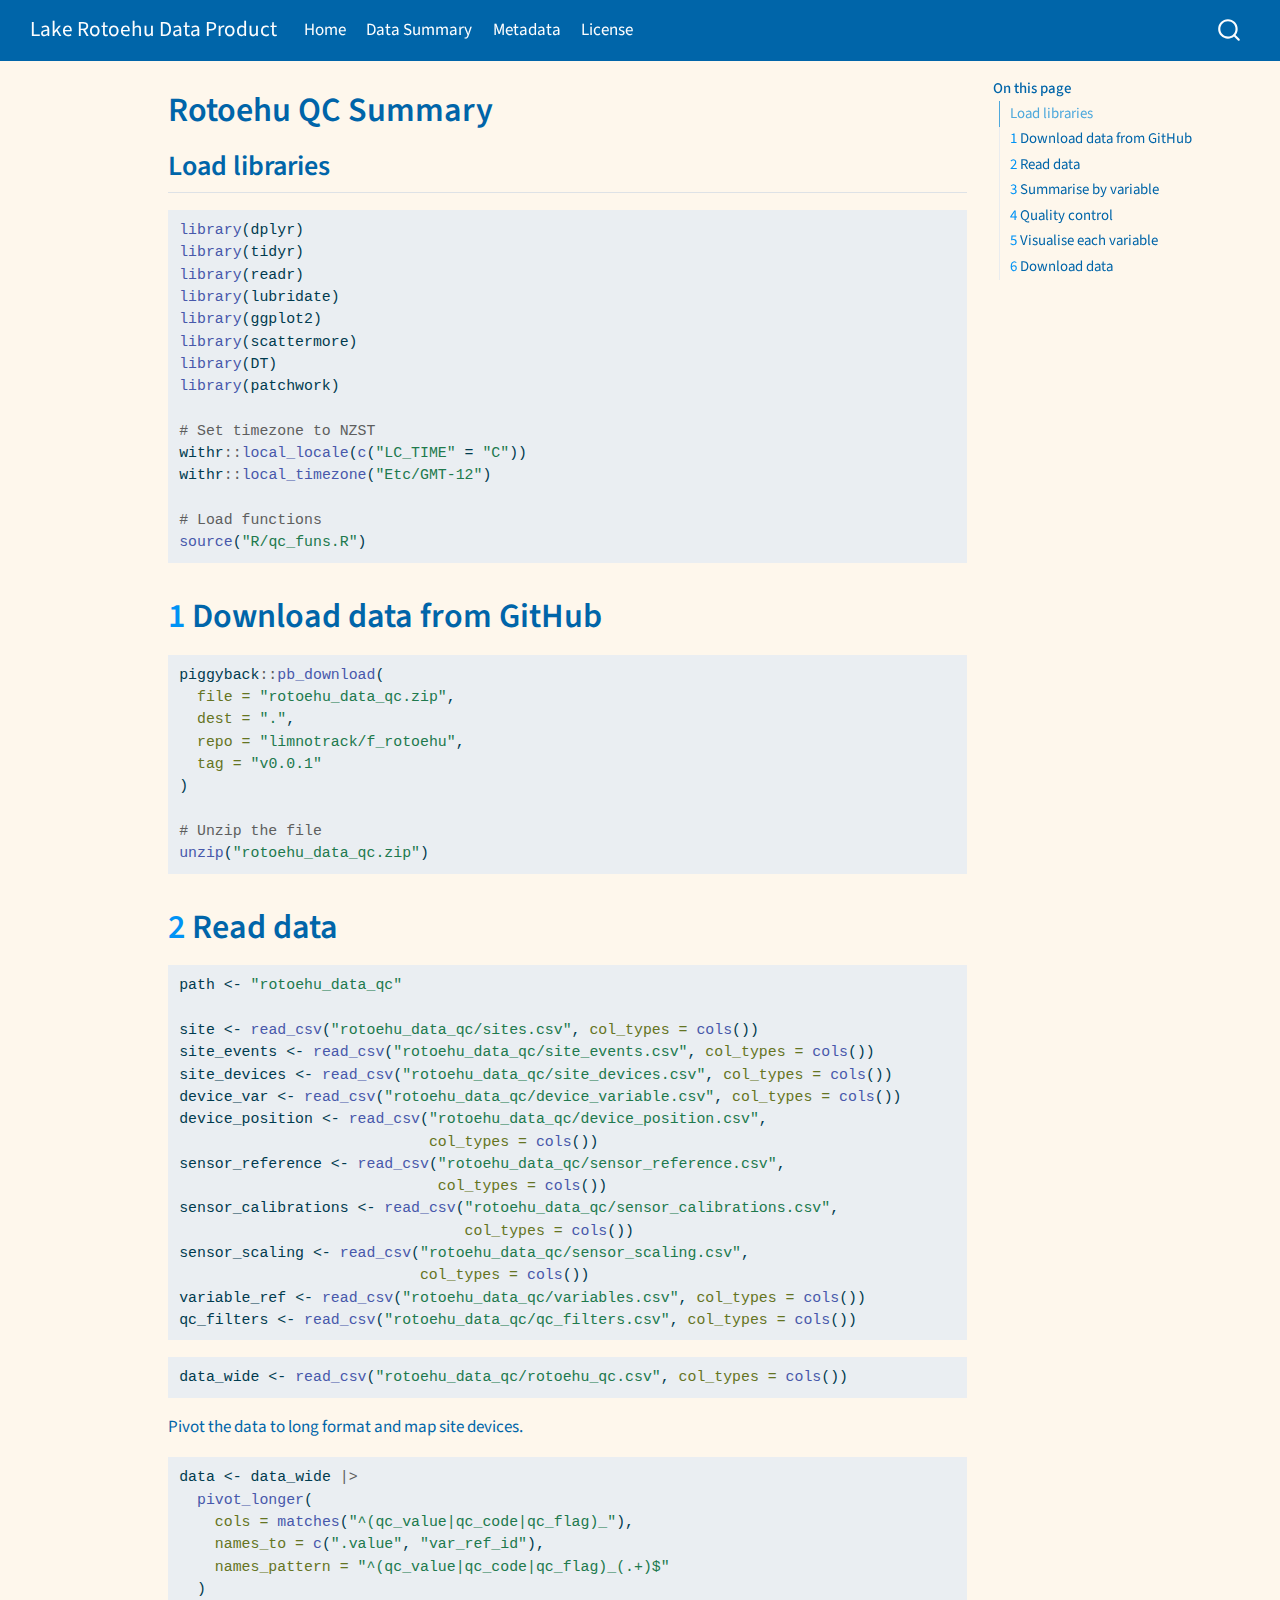
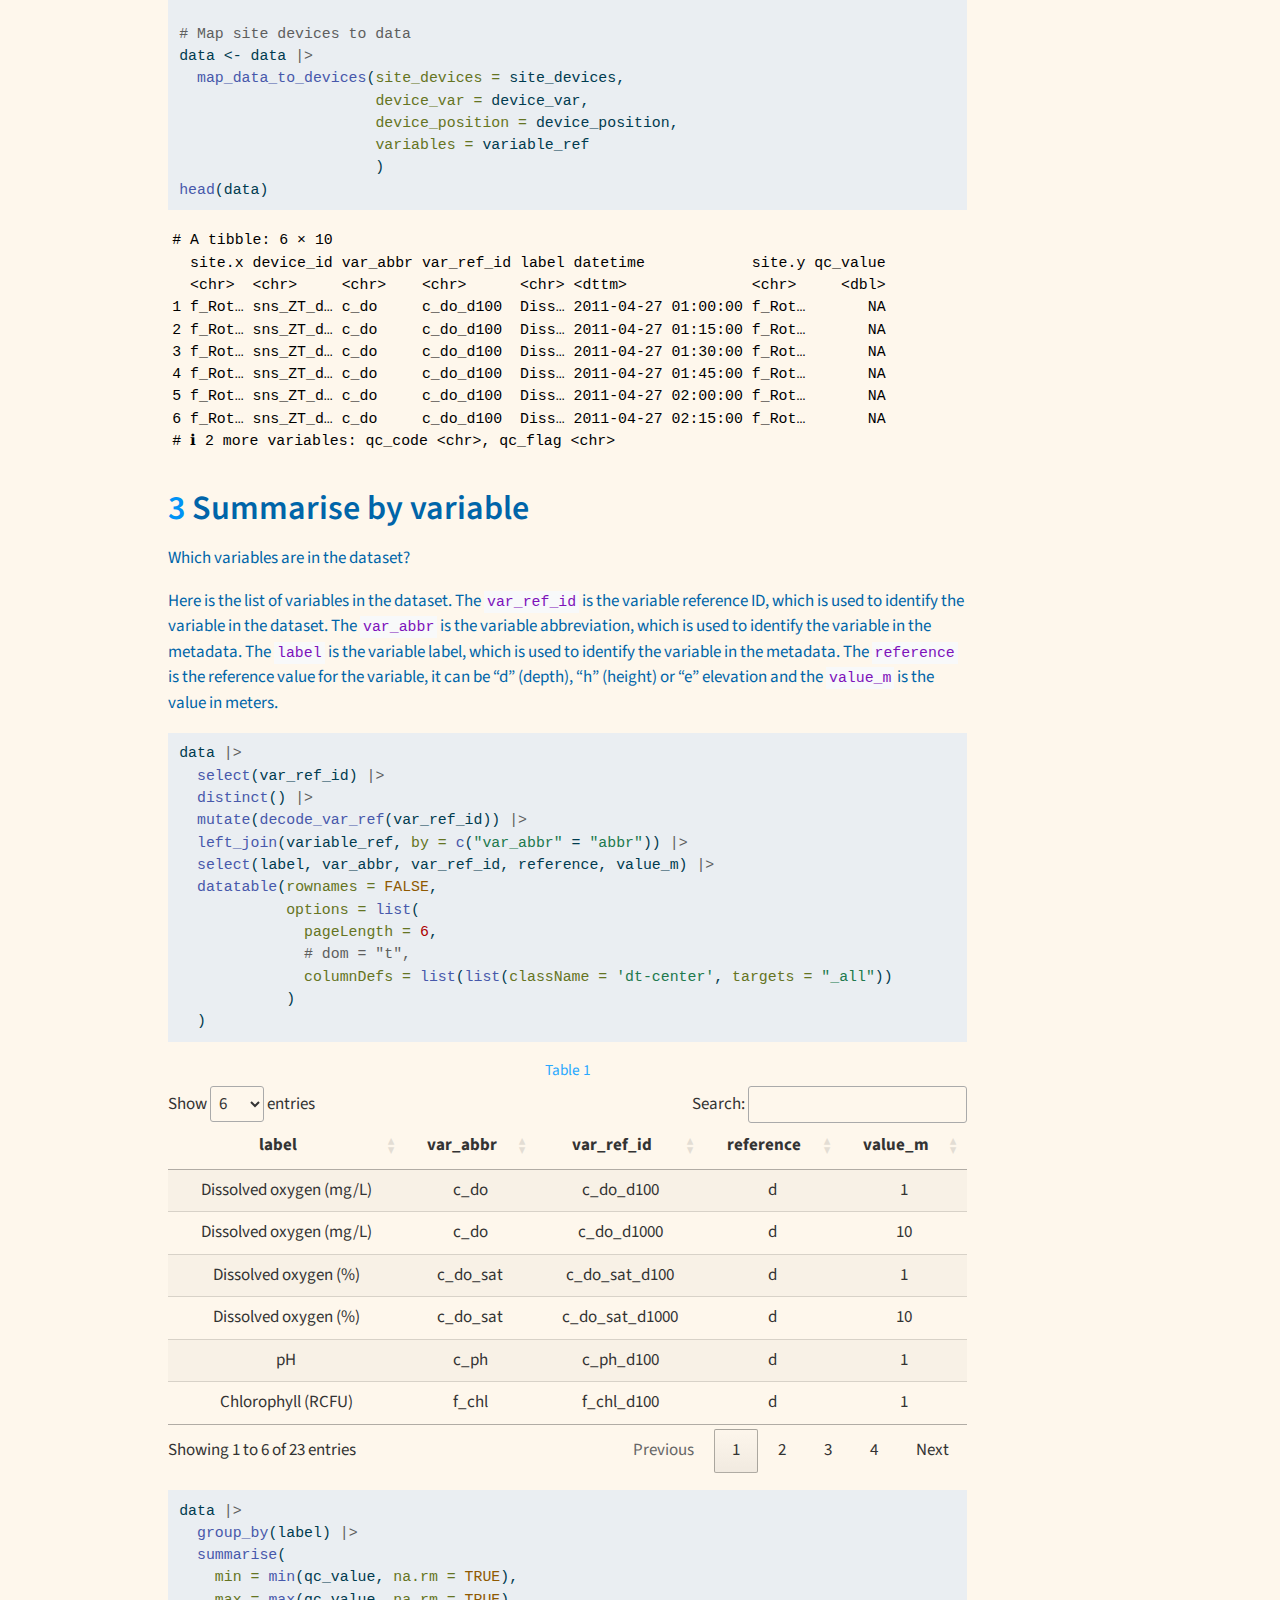
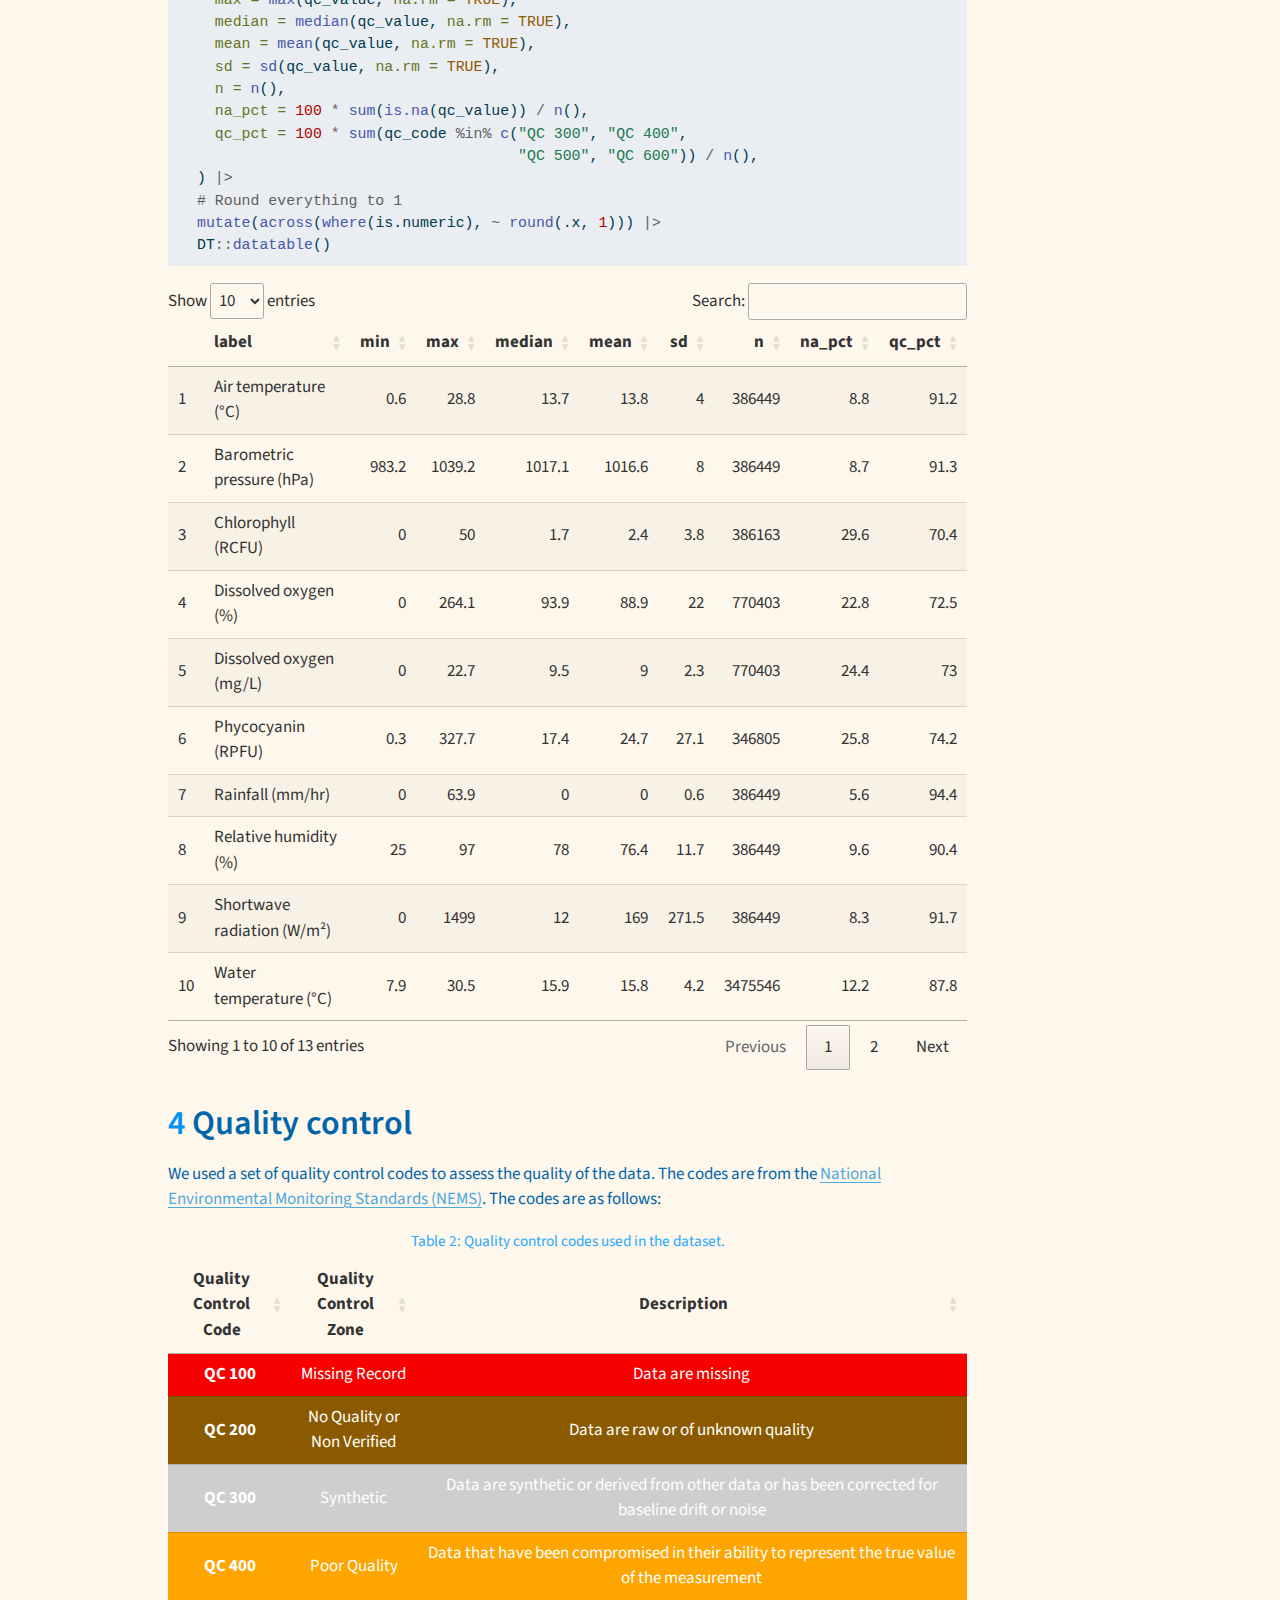
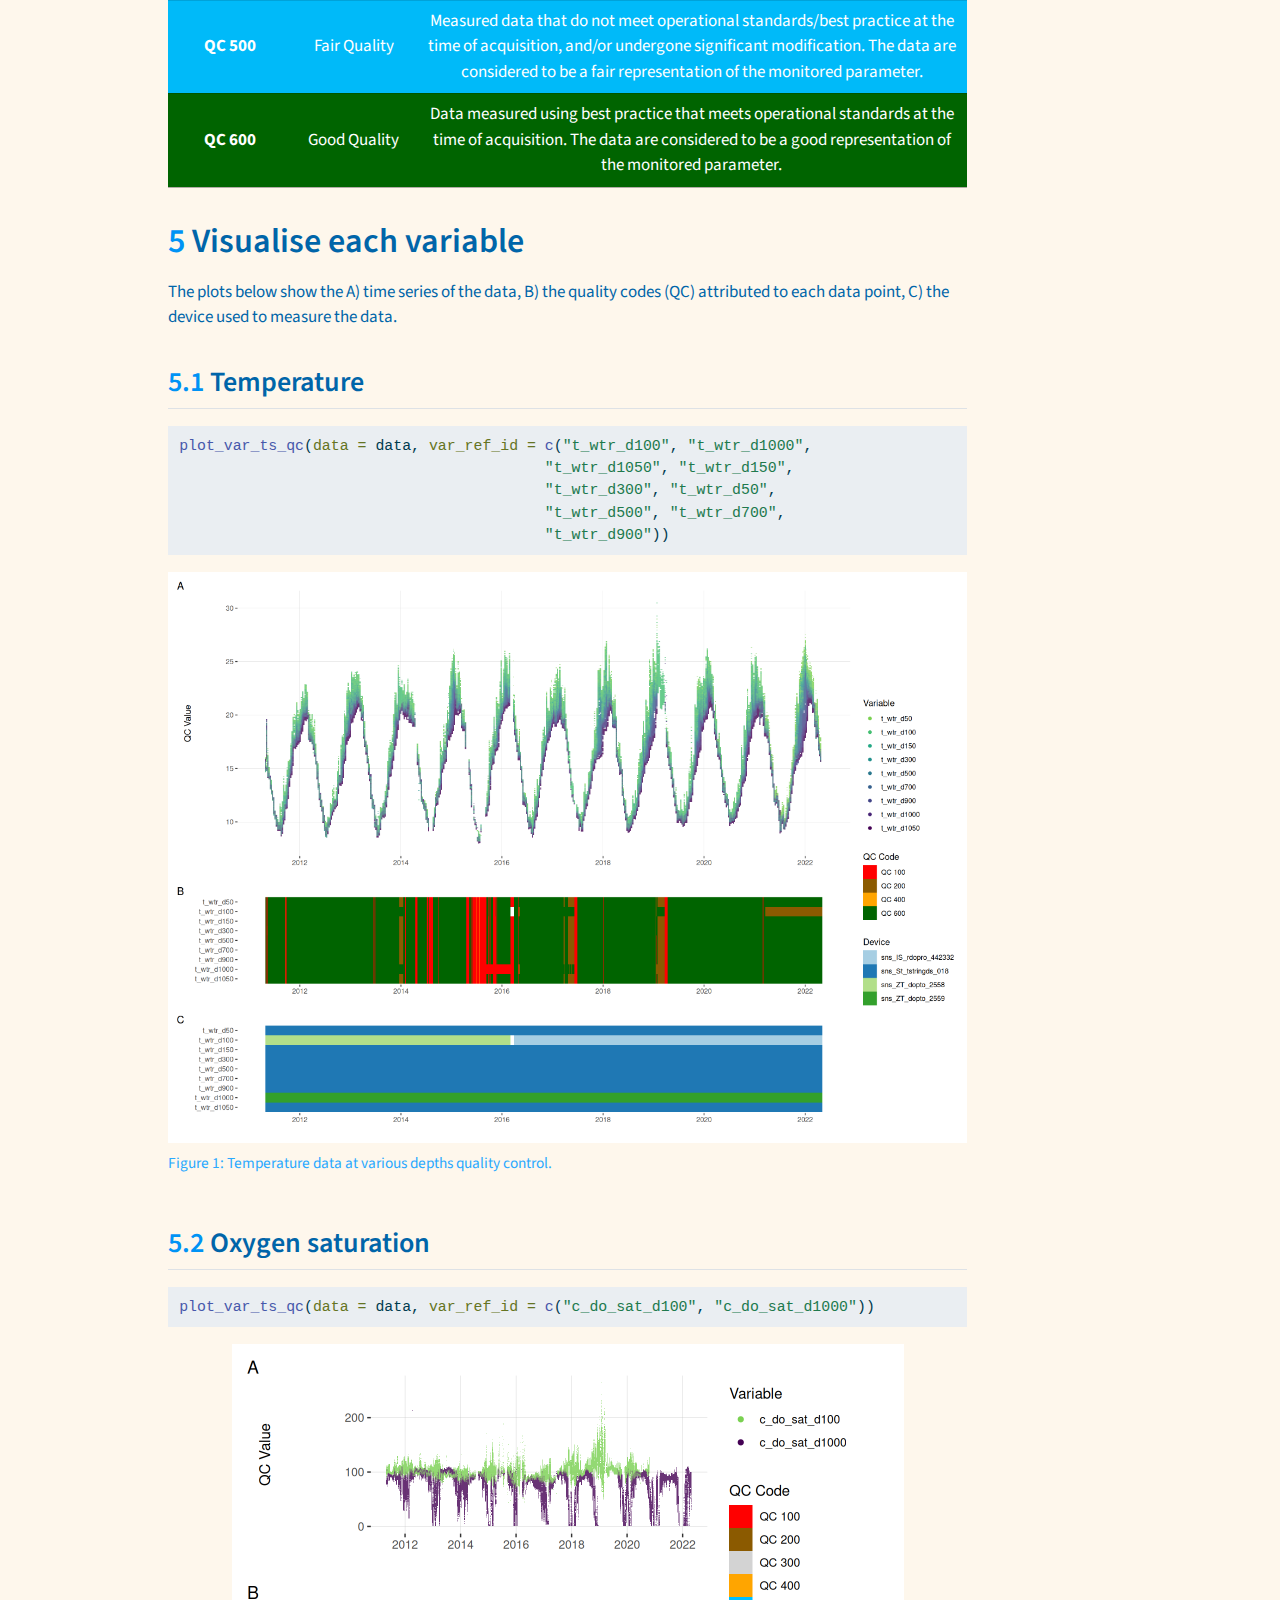
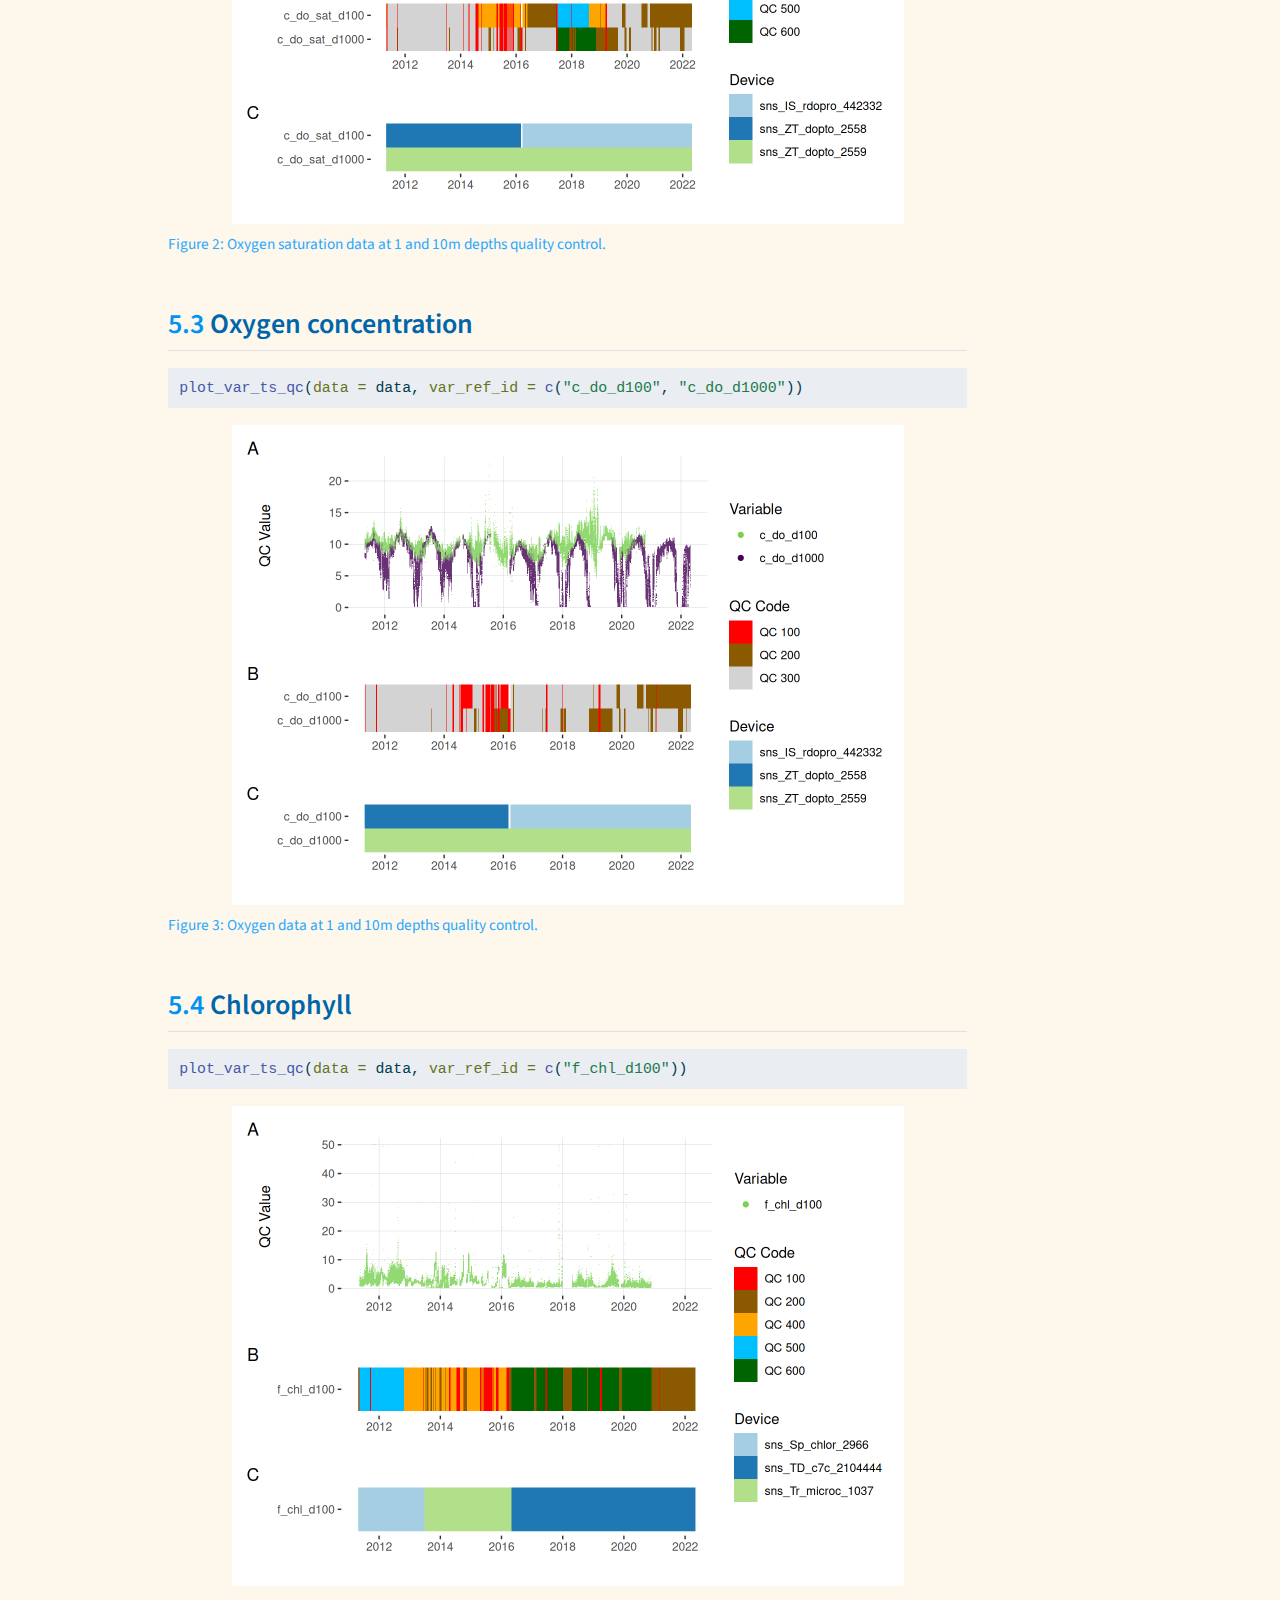
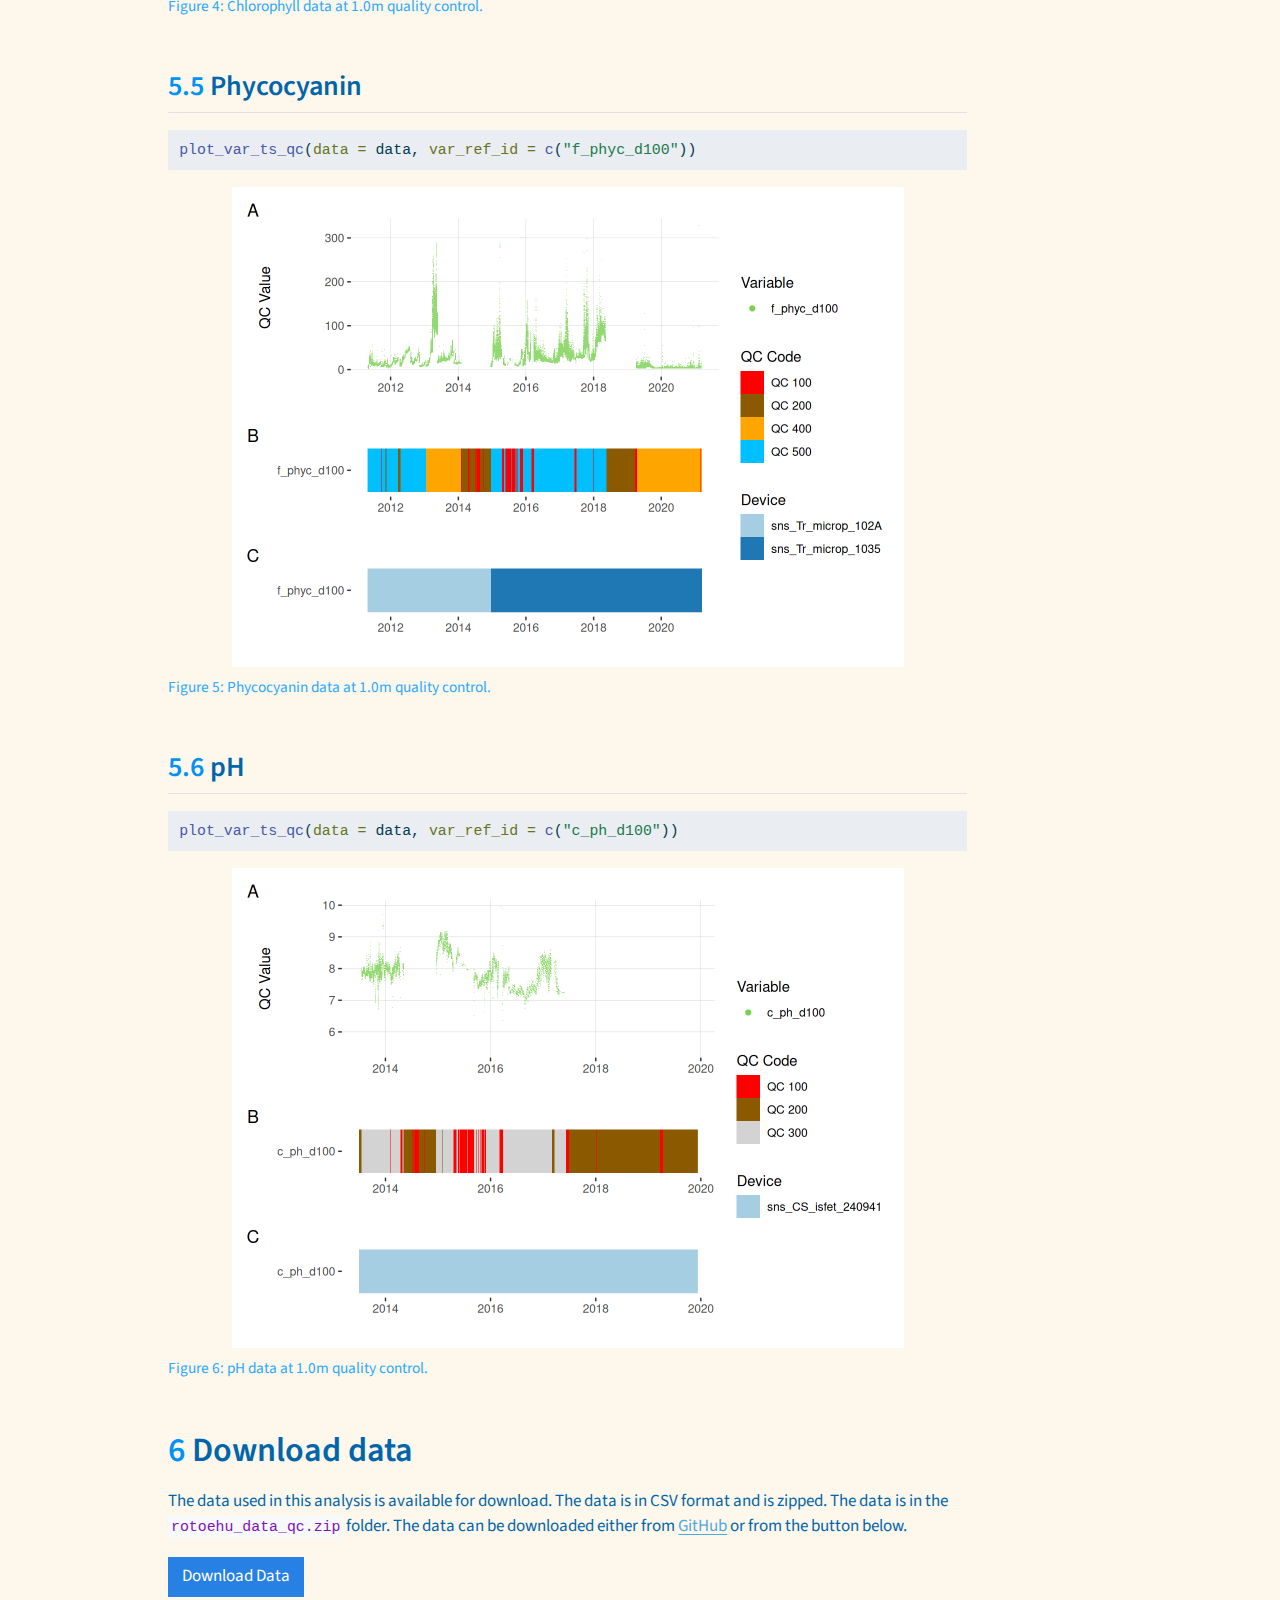
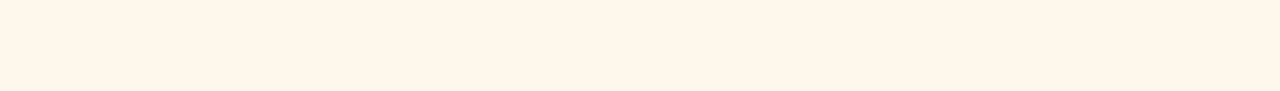
<file: rotoehu-qc-summary.html>
<!DOCTYPE html>
<html xmlns="http://www.w3.org/1999/xhtml" lang="en" xml:lang="en"><head>

<meta charset="utf-8">
<meta name="generator" content="quarto-1.6.43">

<meta name="viewport" content="width=device-width, initial-scale=1.0, user-scalable=yes">


<title>Rotoehu QC Summary – Lake Rotoehu Data Product</title>
<style>
code{white-space: pre-wrap;}
span.smallcaps{font-variant: small-caps;}
div.columns{display: flex; gap: min(4vw, 1.5em);}
div.column{flex: auto; overflow-x: auto;}
div.hanging-indent{margin-left: 1.5em; text-indent: -1.5em;}
ul.task-list{list-style: none;}
ul.task-list li input[type="checkbox"] {
  width: 0.8em;
  margin: 0 0.8em 0.2em -1em; /* quarto-specific, see https://github.com/quarto-dev/quarto-cli/issues/4556 */ 
  vertical-align: middle;
}
/* CSS for syntax highlighting */
pre > code.sourceCode { white-space: pre; position: relative; }
pre > code.sourceCode > span { line-height: 1.25; }
pre > code.sourceCode > span:empty { height: 1.2em; }
.sourceCode { overflow: visible; }
code.sourceCode > span { color: inherit; text-decoration: inherit; }
div.sourceCode { margin: 1em 0; }
pre.sourceCode { margin: 0; }
@media screen {
div.sourceCode { overflow: auto; }
}
@media print {
pre > code.sourceCode { white-space: pre-wrap; }
pre > code.sourceCode > span { display: inline-block; text-indent: -5em; padding-left: 5em; }
}
pre.numberSource code
  { counter-reset: source-line 0; }
pre.numberSource code > span
  { position: relative; left: -4em; counter-increment: source-line; }
pre.numberSource code > span > a:first-child::before
  { content: counter(source-line);
    position: relative; left: -1em; text-align: right; vertical-align: baseline;
    border: none; display: inline-block;
    -webkit-touch-callout: none; -webkit-user-select: none;
    -khtml-user-select: none; -moz-user-select: none;
    -ms-user-select: none; user-select: none;
    padding: 0 4px; width: 4em;
  }
pre.numberSource { margin-left: 3em;  padding-left: 4px; }
div.sourceCode
  {   }
@media screen {
pre > code.sourceCode > span > a:first-child::before { text-decoration: underline; }
}
</style>


<script src="site_libs/quarto-nav/quarto-nav.js"></script>
<script src="site_libs/quarto-nav/headroom.min.js"></script>
<script src="site_libs/clipboard/clipboard.min.js"></script>
<script src="site_libs/quarto-search/autocomplete.umd.js"></script>
<script src="site_libs/quarto-search/fuse.min.js"></script>
<script src="site_libs/quarto-search/quarto-search.js"></script>
<meta name="quarto:offset" content="./">
<link href="./assets/favicon.ico" rel="icon">
<script src="site_libs/quarto-html/quarto.js"></script>
<script src="site_libs/quarto-html/popper.min.js"></script>
<script src="site_libs/quarto-html/tippy.umd.min.js"></script>
<script src="site_libs/quarto-html/anchor.min.js"></script>
<link href="site_libs/quarto-html/tippy.css" rel="stylesheet">
<link href="site_libs/quarto-html/quarto-syntax-highlighting-d4d76bf8491c20bad77d141916dc28e1.css" rel="stylesheet" id="quarto-text-highlighting-styles">
<script src="site_libs/bootstrap/bootstrap.min.js"></script>
<link href="site_libs/bootstrap/bootstrap-icons.css" rel="stylesheet">
<link href="site_libs/bootstrap/bootstrap-f468c5569a9f92a61a201d2f48a968d2.min.css" rel="stylesheet" append-hash="true" id="quarto-bootstrap" data-mode="light">
<script id="quarto-search-options" type="application/json">{
  "location": "navbar",
  "copy-button": false,
  "collapse-after": 3,
  "panel-placement": "end",
  "type": "overlay",
  "limit": 50,
  "keyboard-shortcut": [
    "f",
    "/",
    "s"
  ],
  "show-item-context": false,
  "language": {
    "search-no-results-text": "No results",
    "search-matching-documents-text": "matching documents",
    "search-copy-link-title": "Copy link to search",
    "search-hide-matches-text": "Hide additional matches",
    "search-more-match-text": "more match in this document",
    "search-more-matches-text": "more matches in this document",
    "search-clear-button-title": "Clear",
    "search-text-placeholder": "",
    "search-detached-cancel-button-title": "Cancel",
    "search-submit-button-title": "Submit",
    "search-label": "Search"
  }
}</script>
<link href="site_libs/htmltools-fill-0.5.8.1/fill.css" rel="stylesheet">
<script src="site_libs/htmlwidgets-1.6.4/htmlwidgets.js"></script>
<link href="site_libs/datatables-css-0.0.0/datatables-crosstalk.css" rel="stylesheet">
<script src="site_libs/datatables-binding-0.33/datatables.js"></script>
<script src="site_libs/jquery-3.6.0/jquery-3.6.0.min.js"></script>
<link href="site_libs/dt-core-1.13.6/css/jquery.dataTables.min.css" rel="stylesheet">
<link href="site_libs/dt-core-1.13.6/css/jquery.dataTables.extra.css" rel="stylesheet">
<script src="site_libs/dt-core-1.13.6/js/jquery.dataTables.min.js"></script>
<link href="site_libs/crosstalk-1.2.1/css/crosstalk.min.css" rel="stylesheet">
<script src="site_libs/crosstalk-1.2.1/js/crosstalk.min.js"></script>


</head>

<body class="nav-fixed">

<div id="quarto-search-results"></div>
  <header id="quarto-header" class="headroom fixed-top">
    <nav class="navbar navbar-expand-lg " data-bs-theme="dark">
      <div class="navbar-container container-fluid">
      <div class="navbar-brand-container mx-auto">
    <a class="navbar-brand" href="./index.html">
    <span class="navbar-title">Lake Rotoehu Data Product</span>
    </a>
  </div>
            <div id="quarto-search" class="" title="Search"></div>
          <button class="navbar-toggler" type="button" data-bs-toggle="collapse" data-bs-target="#navbarCollapse" aria-controls="navbarCollapse" role="menu" aria-expanded="false" aria-label="Toggle navigation" onclick="if (window.quartoToggleHeadroom) { window.quartoToggleHeadroom(); }">
  <span class="navbar-toggler-icon"></span>
</button>
          <div class="collapse navbar-collapse" id="navbarCollapse">
            <ul class="navbar-nav navbar-nav-scroll me-auto">
  <li class="nav-item">
    <a class="nav-link" href="./index.html"> 
<span class="menu-text">Home</span></a>
  </li>  
  <li class="nav-item">
    <a class="nav-link active" href="./rotoehu-qc-summary.html" aria-current="page"> 
<span class="menu-text">Data Summary</span></a>
  </li>  
  <li class="nav-item">
    <a class="nav-link" href="./metadata.html"> 
<span class="menu-text">Metadata</span></a>
  </li>  
  <li class="nav-item">
    <a class="nav-link" href="./LICENSE.html"> 
<span class="menu-text">License</span></a>
  </li>  
</ul>
          </div> <!-- /navcollapse -->
            <div class="quarto-navbar-tools">
</div>
      </div> <!-- /container-fluid -->
    </nav>
</header>
<!-- content -->
<div id="quarto-content" class="quarto-container page-columns page-rows-contents page-layout-article page-navbar">
<!-- sidebar -->
<!-- margin-sidebar -->
    <div id="quarto-margin-sidebar" class="sidebar margin-sidebar">
        <nav id="TOC" role="doc-toc" class="toc-active">
    <h2 id="toc-title">On this page</h2>
   
  <ul>
  <li><a href="#load-libraries" id="toc-load-libraries" class="nav-link active" data-scroll-target="#load-libraries">Load libraries</a></li>
  <li><a href="#download-data-from-github" id="toc-download-data-from-github" class="nav-link" data-scroll-target="#download-data-from-github"><span class="header-section-number">1</span> Download data from GitHub</a></li>
  <li><a href="#read-data" id="toc-read-data" class="nav-link" data-scroll-target="#read-data"><span class="header-section-number">2</span> Read data</a></li>
  <li><a href="#summarise-by-variable" id="toc-summarise-by-variable" class="nav-link" data-scroll-target="#summarise-by-variable"><span class="header-section-number">3</span> Summarise by variable</a></li>
  <li><a href="#quality-control" id="toc-quality-control" class="nav-link" data-scroll-target="#quality-control"><span class="header-section-number">4</span> Quality control</a></li>
  <li><a href="#visualise-each-variable" id="toc-visualise-each-variable" class="nav-link" data-scroll-target="#visualise-each-variable"><span class="header-section-number">5</span> Visualise each variable</a>
  <ul class="collapse">
  <li><a href="#temperature" id="toc-temperature" class="nav-link" data-scroll-target="#temperature"><span class="header-section-number">5.1</span> Temperature</a></li>
  <li><a href="#oxygen-saturation" id="toc-oxygen-saturation" class="nav-link" data-scroll-target="#oxygen-saturation"><span class="header-section-number">5.2</span> Oxygen saturation</a></li>
  <li><a href="#oxygen-concentration" id="toc-oxygen-concentration" class="nav-link" data-scroll-target="#oxygen-concentration"><span class="header-section-number">5.3</span> Oxygen concentration</a></li>
  <li><a href="#chlorophyll" id="toc-chlorophyll" class="nav-link" data-scroll-target="#chlorophyll"><span class="header-section-number">5.4</span> Chlorophyll</a></li>
  <li><a href="#phycocyanin" id="toc-phycocyanin" class="nav-link" data-scroll-target="#phycocyanin"><span class="header-section-number">5.5</span> Phycocyanin</a></li>
  <li><a href="#ph" id="toc-ph" class="nav-link" data-scroll-target="#ph"><span class="header-section-number">5.6</span> pH</a></li>
  </ul></li>
  <li><a href="#download-data" id="toc-download-data" class="nav-link" data-scroll-target="#download-data"><span class="header-section-number">6</span> Download data</a></li>
  </ul>
</nav>
    </div>
<!-- main -->
<main class="content" id="quarto-document-content">

<header id="title-block-header" class="quarto-title-block default">
<div class="quarto-title">
<h1 class="title">Rotoehu QC Summary</h1>
</div>



<div class="quarto-title-meta">

    
  
    
  </div>
  


</header>


<section id="load-libraries" class="level2 unnumbered">
<h2 class="unnumbered anchored" data-anchor-id="load-libraries">Load libraries</h2>
<div class="cell">
<div class="sourceCode cell-code" id="cb1"><pre class="sourceCode r code-with-copy"><code class="sourceCode r"><span id="cb1-1"><a href="#cb1-1" aria-hidden="true" tabindex="-1"></a><span class="fu">library</span>(dplyr)</span>
<span id="cb1-2"><a href="#cb1-2" aria-hidden="true" tabindex="-1"></a><span class="fu">library</span>(tidyr)</span>
<span id="cb1-3"><a href="#cb1-3" aria-hidden="true" tabindex="-1"></a><span class="fu">library</span>(readr)</span>
<span id="cb1-4"><a href="#cb1-4" aria-hidden="true" tabindex="-1"></a><span class="fu">library</span>(lubridate)</span>
<span id="cb1-5"><a href="#cb1-5" aria-hidden="true" tabindex="-1"></a><span class="fu">library</span>(ggplot2)</span>
<span id="cb1-6"><a href="#cb1-6" aria-hidden="true" tabindex="-1"></a><span class="fu">library</span>(scattermore)</span>
<span id="cb1-7"><a href="#cb1-7" aria-hidden="true" tabindex="-1"></a><span class="fu">library</span>(DT)</span>
<span id="cb1-8"><a href="#cb1-8" aria-hidden="true" tabindex="-1"></a><span class="fu">library</span>(patchwork)</span>
<span id="cb1-9"><a href="#cb1-9" aria-hidden="true" tabindex="-1"></a></span>
<span id="cb1-10"><a href="#cb1-10" aria-hidden="true" tabindex="-1"></a><span class="co"># Set timezone to NZST</span></span>
<span id="cb1-11"><a href="#cb1-11" aria-hidden="true" tabindex="-1"></a>withr<span class="sc">::</span><span class="fu">local_locale</span>(<span class="fu">c</span>(<span class="st">"LC_TIME"</span> <span class="ot">=</span> <span class="st">"C"</span>))</span>
<span id="cb1-12"><a href="#cb1-12" aria-hidden="true" tabindex="-1"></a>withr<span class="sc">::</span><span class="fu">local_timezone</span>(<span class="st">"Etc/GMT-12"</span>)</span>
<span id="cb1-13"><a href="#cb1-13" aria-hidden="true" tabindex="-1"></a></span>
<span id="cb1-14"><a href="#cb1-14" aria-hidden="true" tabindex="-1"></a><span class="co"># Load functions</span></span>
<span id="cb1-15"><a href="#cb1-15" aria-hidden="true" tabindex="-1"></a><span class="fu">source</span>(<span class="st">"R/qc_funs.R"</span>)</span></code><button title="Copy to Clipboard" class="code-copy-button"><i class="bi"></i></button></pre></div>
</div>
</section>
<section id="download-data-from-github" class="level1" data-number="1">
<h1 data-number="1"><span class="header-section-number">1</span> Download data from GitHub</h1>
<div class="cell">
<div class="sourceCode cell-code" id="cb2"><pre class="sourceCode r code-with-copy"><code class="sourceCode r"><span id="cb2-1"><a href="#cb2-1" aria-hidden="true" tabindex="-1"></a>piggyback<span class="sc">::</span><span class="fu">pb_download</span>(</span>
<span id="cb2-2"><a href="#cb2-2" aria-hidden="true" tabindex="-1"></a>  <span class="at">file =</span> <span class="st">"rotoehu_data_qc.zip"</span>,</span>
<span id="cb2-3"><a href="#cb2-3" aria-hidden="true" tabindex="-1"></a>  <span class="at">dest =</span> <span class="st">"."</span>,</span>
<span id="cb2-4"><a href="#cb2-4" aria-hidden="true" tabindex="-1"></a>  <span class="at">repo =</span> <span class="st">"limnotrack/f_rotoehu"</span>,</span>
<span id="cb2-5"><a href="#cb2-5" aria-hidden="true" tabindex="-1"></a>  <span class="at">tag =</span> <span class="st">"v0.0.1"</span></span>
<span id="cb2-6"><a href="#cb2-6" aria-hidden="true" tabindex="-1"></a>)</span>
<span id="cb2-7"><a href="#cb2-7" aria-hidden="true" tabindex="-1"></a></span>
<span id="cb2-8"><a href="#cb2-8" aria-hidden="true" tabindex="-1"></a><span class="co"># Unzip the file</span></span>
<span id="cb2-9"><a href="#cb2-9" aria-hidden="true" tabindex="-1"></a><span class="fu">unzip</span>(<span class="st">"rotoehu_data_qc.zip"</span>)</span></code><button title="Copy to Clipboard" class="code-copy-button"><i class="bi"></i></button></pre></div>
</div>
</section>
<section id="read-data" class="level1" data-number="2">
<h1 data-number="2"><span class="header-section-number">2</span> Read data</h1>
<div class="cell">
<div class="sourceCode cell-code" id="cb3"><pre class="sourceCode r code-with-copy"><code class="sourceCode r"><span id="cb3-1"><a href="#cb3-1" aria-hidden="true" tabindex="-1"></a>path <span class="ot">&lt;-</span> <span class="st">"rotoehu_data_qc"</span></span>
<span id="cb3-2"><a href="#cb3-2" aria-hidden="true" tabindex="-1"></a></span>
<span id="cb3-3"><a href="#cb3-3" aria-hidden="true" tabindex="-1"></a>site <span class="ot">&lt;-</span> <span class="fu">read_csv</span>(<span class="st">"rotoehu_data_qc/sites.csv"</span>, <span class="at">col_types =</span> <span class="fu">cols</span>())</span>
<span id="cb3-4"><a href="#cb3-4" aria-hidden="true" tabindex="-1"></a>site_events <span class="ot">&lt;-</span> <span class="fu">read_csv</span>(<span class="st">"rotoehu_data_qc/site_events.csv"</span>, <span class="at">col_types =</span> <span class="fu">cols</span>())</span>
<span id="cb3-5"><a href="#cb3-5" aria-hidden="true" tabindex="-1"></a>site_devices <span class="ot">&lt;-</span> <span class="fu">read_csv</span>(<span class="st">"rotoehu_data_qc/site_devices.csv"</span>, <span class="at">col_types =</span> <span class="fu">cols</span>())</span>
<span id="cb3-6"><a href="#cb3-6" aria-hidden="true" tabindex="-1"></a>device_var <span class="ot">&lt;-</span> <span class="fu">read_csv</span>(<span class="st">"rotoehu_data_qc/device_variable.csv"</span>, <span class="at">col_types =</span> <span class="fu">cols</span>())</span>
<span id="cb3-7"><a href="#cb3-7" aria-hidden="true" tabindex="-1"></a>device_position <span class="ot">&lt;-</span> <span class="fu">read_csv</span>(<span class="st">"rotoehu_data_qc/device_position.csv"</span>, </span>
<span id="cb3-8"><a href="#cb3-8" aria-hidden="true" tabindex="-1"></a>                            <span class="at">col_types =</span> <span class="fu">cols</span>())</span>
<span id="cb3-9"><a href="#cb3-9" aria-hidden="true" tabindex="-1"></a>sensor_reference <span class="ot">&lt;-</span> <span class="fu">read_csv</span>(<span class="st">"rotoehu_data_qc/sensor_reference.csv"</span>,</span>
<span id="cb3-10"><a href="#cb3-10" aria-hidden="true" tabindex="-1"></a>                             <span class="at">col_types =</span> <span class="fu">cols</span>())</span>
<span id="cb3-11"><a href="#cb3-11" aria-hidden="true" tabindex="-1"></a>sensor_calibrations <span class="ot">&lt;-</span> <span class="fu">read_csv</span>(<span class="st">"rotoehu_data_qc/sensor_calibrations.csv"</span>, </span>
<span id="cb3-12"><a href="#cb3-12" aria-hidden="true" tabindex="-1"></a>                                <span class="at">col_types =</span> <span class="fu">cols</span>())</span>
<span id="cb3-13"><a href="#cb3-13" aria-hidden="true" tabindex="-1"></a>sensor_scaling <span class="ot">&lt;-</span> <span class="fu">read_csv</span>(<span class="st">"rotoehu_data_qc/sensor_scaling.csv"</span>,</span>
<span id="cb3-14"><a href="#cb3-14" aria-hidden="true" tabindex="-1"></a>                           <span class="at">col_types =</span> <span class="fu">cols</span>())</span>
<span id="cb3-15"><a href="#cb3-15" aria-hidden="true" tabindex="-1"></a>variable_ref <span class="ot">&lt;-</span> <span class="fu">read_csv</span>(<span class="st">"rotoehu_data_qc/variables.csv"</span>, <span class="at">col_types =</span> <span class="fu">cols</span>())</span>
<span id="cb3-16"><a href="#cb3-16" aria-hidden="true" tabindex="-1"></a>qc_filters <span class="ot">&lt;-</span> <span class="fu">read_csv</span>(<span class="st">"rotoehu_data_qc/qc_filters.csv"</span>, <span class="at">col_types =</span> <span class="fu">cols</span>())</span></code><button title="Copy to Clipboard" class="code-copy-button"><i class="bi"></i></button></pre></div>
</div>
<div class="cell">
<div class="sourceCode cell-code" id="cb4"><pre class="sourceCode r code-with-copy"><code class="sourceCode r"><span id="cb4-1"><a href="#cb4-1" aria-hidden="true" tabindex="-1"></a>data_wide <span class="ot">&lt;-</span> <span class="fu">read_csv</span>(<span class="st">"rotoehu_data_qc/rotoehu_qc.csv"</span>, <span class="at">col_types =</span> <span class="fu">cols</span>())</span></code><button title="Copy to Clipboard" class="code-copy-button"><i class="bi"></i></button></pre></div>
</div>
<p>Pivot the data to long format and map site devices.</p>
<div class="cell">
<div class="sourceCode cell-code" id="cb5"><pre class="sourceCode r code-with-copy"><code class="sourceCode r"><span id="cb5-1"><a href="#cb5-1" aria-hidden="true" tabindex="-1"></a>data <span class="ot">&lt;-</span> data_wide <span class="sc">|&gt;</span> </span>
<span id="cb5-2"><a href="#cb5-2" aria-hidden="true" tabindex="-1"></a>  <span class="fu">pivot_longer</span>(</span>
<span id="cb5-3"><a href="#cb5-3" aria-hidden="true" tabindex="-1"></a>    <span class="at">cols =</span> <span class="fu">matches</span>(<span class="st">"^(qc_value|qc_code|qc_flag)_"</span>),</span>
<span id="cb5-4"><a href="#cb5-4" aria-hidden="true" tabindex="-1"></a>    <span class="at">names_to =</span> <span class="fu">c</span>(<span class="st">".value"</span>, <span class="st">"var_ref_id"</span>),</span>
<span id="cb5-5"><a href="#cb5-5" aria-hidden="true" tabindex="-1"></a>    <span class="at">names_pattern =</span> <span class="st">"^(qc_value|qc_code|qc_flag)_(.+)$"</span></span>
<span id="cb5-6"><a href="#cb5-6" aria-hidden="true" tabindex="-1"></a>  )</span>
<span id="cb5-7"><a href="#cb5-7" aria-hidden="true" tabindex="-1"></a></span>
<span id="cb5-8"><a href="#cb5-8" aria-hidden="true" tabindex="-1"></a><span class="co"># Map site devices to data</span></span>
<span id="cb5-9"><a href="#cb5-9" aria-hidden="true" tabindex="-1"></a>data <span class="ot">&lt;-</span> data <span class="sc">|&gt;</span> </span>
<span id="cb5-10"><a href="#cb5-10" aria-hidden="true" tabindex="-1"></a>  <span class="fu">map_data_to_devices</span>(<span class="at">site_devices =</span> site_devices,</span>
<span id="cb5-11"><a href="#cb5-11" aria-hidden="true" tabindex="-1"></a>                      <span class="at">device_var =</span> device_var,</span>
<span id="cb5-12"><a href="#cb5-12" aria-hidden="true" tabindex="-1"></a>                      <span class="at">device_position =</span> device_position,</span>
<span id="cb5-13"><a href="#cb5-13" aria-hidden="true" tabindex="-1"></a>                      <span class="at">variables =</span> variable_ref</span>
<span id="cb5-14"><a href="#cb5-14" aria-hidden="true" tabindex="-1"></a>                      ) </span>
<span id="cb5-15"><a href="#cb5-15" aria-hidden="true" tabindex="-1"></a><span class="fu">head</span>(data)</span></code><button title="Copy to Clipboard" class="code-copy-button"><i class="bi"></i></button></pre></div>
<div class="cell-output cell-output-stdout">
<pre><code># A tibble: 6 × 10
  site.x device_id var_abbr var_ref_id label datetime            site.y qc_value
  &lt;chr&gt;  &lt;chr&gt;     &lt;chr&gt;    &lt;chr&gt;      &lt;chr&gt; &lt;dttm&gt;              &lt;chr&gt;     &lt;dbl&gt;
1 f_Rot… sns_ZT_d… c_do     c_do_d100  Diss… 2011-04-27 01:00:00 f_Rot…       NA
2 f_Rot… sns_ZT_d… c_do     c_do_d100  Diss… 2011-04-27 01:15:00 f_Rot…       NA
3 f_Rot… sns_ZT_d… c_do     c_do_d100  Diss… 2011-04-27 01:30:00 f_Rot…       NA
4 f_Rot… sns_ZT_d… c_do     c_do_d100  Diss… 2011-04-27 01:45:00 f_Rot…       NA
5 f_Rot… sns_ZT_d… c_do     c_do_d100  Diss… 2011-04-27 02:00:00 f_Rot…       NA
6 f_Rot… sns_ZT_d… c_do     c_do_d100  Diss… 2011-04-27 02:15:00 f_Rot…       NA
# ℹ 2 more variables: qc_code &lt;chr&gt;, qc_flag &lt;chr&gt;</code></pre>
</div>
</div>
</section>
<section id="summarise-by-variable" class="level1" data-number="3">
<h1 data-number="3"><span class="header-section-number">3</span> Summarise by variable</h1>
<p>Which variables are in the dataset?</p>
<p>Here is the list of variables in the dataset. The <code>var_ref_id</code> is the variable reference ID, which is used to identify the variable in the dataset. The <code>var_abbr</code> is the variable abbreviation, which is used to identify the variable in the metadata. The <code>label</code> is the variable label, which is used to identify the variable in the metadata. The <code>reference</code> is the reference value for the variable, it can be “d” (depth), “h” (height) or “e” elevation and the <code>value_m</code> is the value in meters.</p>
<div class="cell">
<div class="sourceCode cell-code" id="cb7"><pre class="sourceCode r code-with-copy"><code class="sourceCode r"><span id="cb7-1"><a href="#cb7-1" aria-hidden="true" tabindex="-1"></a>data <span class="sc">|&gt;</span> </span>
<span id="cb7-2"><a href="#cb7-2" aria-hidden="true" tabindex="-1"></a>  <span class="fu">select</span>(var_ref_id) <span class="sc">|&gt;</span> </span>
<span id="cb7-3"><a href="#cb7-3" aria-hidden="true" tabindex="-1"></a>  <span class="fu">distinct</span>() <span class="sc">|&gt;</span> </span>
<span id="cb7-4"><a href="#cb7-4" aria-hidden="true" tabindex="-1"></a>  <span class="fu">mutate</span>(<span class="fu">decode_var_ref</span>(var_ref_id)) <span class="sc">|&gt;</span></span>
<span id="cb7-5"><a href="#cb7-5" aria-hidden="true" tabindex="-1"></a>  <span class="fu">left_join</span>(variable_ref, <span class="at">by =</span> <span class="fu">c</span>(<span class="st">"var_abbr"</span> <span class="ot">=</span> <span class="st">"abbr"</span>)) <span class="sc">|&gt;</span> </span>
<span id="cb7-6"><a href="#cb7-6" aria-hidden="true" tabindex="-1"></a>  <span class="fu">select</span>(label, var_abbr, var_ref_id, reference, value_m) <span class="sc">|&gt;</span> </span>
<span id="cb7-7"><a href="#cb7-7" aria-hidden="true" tabindex="-1"></a>  <span class="fu">datatable</span>(<span class="at">rownames =</span> <span class="cn">FALSE</span>,</span>
<span id="cb7-8"><a href="#cb7-8" aria-hidden="true" tabindex="-1"></a>            <span class="at">options =</span> <span class="fu">list</span>(</span>
<span id="cb7-9"><a href="#cb7-9" aria-hidden="true" tabindex="-1"></a>              <span class="at">pageLength =</span> <span class="dv">6</span>,</span>
<span id="cb7-10"><a href="#cb7-10" aria-hidden="true" tabindex="-1"></a>              <span class="co"># dom = "t",</span></span>
<span id="cb7-11"><a href="#cb7-11" aria-hidden="true" tabindex="-1"></a>              <span class="at">columnDefs =</span> <span class="fu">list</span>(<span class="fu">list</span>(<span class="at">className =</span> <span class="st">'dt-center'</span>, <span class="at">targets =</span> <span class="st">"_all"</span>))</span>
<span id="cb7-12"><a href="#cb7-12" aria-hidden="true" tabindex="-1"></a>            )</span>
<span id="cb7-13"><a href="#cb7-13" aria-hidden="true" tabindex="-1"></a>  ) </span></code><button title="Copy to Clipboard" class="code-copy-button"><i class="bi"></i></button></pre></div>
<div id="tbl-variables" class="cell quarto-float quarto-figure quarto-figure-center anchored">
<figure class="quarto-float quarto-float-tbl figure">
<figcaption class="quarto-float-caption-top quarto-float-caption quarto-float-tbl quarto-uncaptioned" id="tbl-variables-caption-0ceaefa1-69ba-4598-a22c-09a6ac19f8ca">
Table&nbsp;1
</figcaption>
<div aria-describedby="tbl-variables-caption-0ceaefa1-69ba-4598-a22c-09a6ac19f8ca">
<div class="cell-output-display">
<div class="datatables html-widget html-fill-item" id="htmlwidget-7f8c8c977a3047f904a3" style="width:100%;height:auto;"></div>
<script type="application/json" data-for="htmlwidget-7f8c8c977a3047f904a3">{"x":{"filter":"none","vertical":false,"data":[["Dissolved oxygen (mg/L)","Dissolved oxygen (mg/L)","Dissolved oxygen (%)","Dissolved oxygen (%)","pH","Chlorophyll (RCFU)","Phycocyanin (RPFU)","Relative humidity (%)","Rainfall (mm/hr)","Barometric pressure (hPa)","Shortwave radiation (W/m²)","Air temperature (°C)","Water temperature (°C)","Water temperature (°C)","Water temperature (°C)","Water temperature (°C)","Water temperature (°C)","Water temperature (°C)","Water temperature (°C)","Water temperature (°C)","Water temperature (°C)","Wind direction (°)","Wind speed (kts)"],["c_do","c_do","c_do_sat","c_do_sat","c_ph","f_chl","f_phyc","h_rh","pp_rain","pr_baro","r_swd","t_air","t_wtr","t_wtr","t_wtr","t_wtr","t_wtr","t_wtr","t_wtr","t_wtr","t_wtr","w_dir","w_spd"],["c_do_d100","c_do_d1000","c_do_sat_d100","c_do_sat_d1000","c_ph_d100","f_chl_d100","f_phyc_d100","h_rh_h150","pp_rain_h150","pr_baro_h150","r_swd_h150","t_air_h150","t_wtr_d100","t_wtr_d1000","t_wtr_d1050","t_wtr_d150","t_wtr_d300","t_wtr_d50","t_wtr_d500","t_wtr_d700","t_wtr_d900","w_dir_h150","w_spd_h150"],["d","d","d","d","d","d","d","h","h","h","h","h","d","d","d","d","d","d","d","d","d","h","h"],[1,10,1,10,1,1,1,1.5,1.5,1.5,1.5,1.5,1,10,10.5,1.5,3,0.5,5,7,9,1.5,1.5]],"container":"<table class=\"display\">\n  <thead>\n    <tr>\n      <th>label<\/th>\n      <th>var_abbr<\/th>\n      <th>var_ref_id<\/th>\n      <th>reference<\/th>\n      <th>value_m<\/th>\n    <\/tr>\n  <\/thead>\n<\/table>","options":{"pageLength":6,"columnDefs":[{"className":"dt-center","targets":"_all"},{"name":"label","targets":0},{"name":"var_abbr","targets":1},{"name":"var_ref_id","targets":2},{"name":"reference","targets":3},{"name":"value_m","targets":4}],"order":[],"autoWidth":false,"orderClasses":false,"lengthMenu":[6,10,25,50,100]}},"evals":[],"jsHooks":[]}</script>
</div>
</div>
</figure>
</div>
</div>
<div class="cell">
<div class="sourceCode cell-code" id="cb8"><pre class="sourceCode r code-with-copy"><code class="sourceCode r"><span id="cb8-1"><a href="#cb8-1" aria-hidden="true" tabindex="-1"></a>data <span class="sc">|&gt;</span> </span>
<span id="cb8-2"><a href="#cb8-2" aria-hidden="true" tabindex="-1"></a>  <span class="fu">group_by</span>(label) <span class="sc">|&gt;</span> </span>
<span id="cb8-3"><a href="#cb8-3" aria-hidden="true" tabindex="-1"></a>  <span class="fu">summarise</span>(</span>
<span id="cb8-4"><a href="#cb8-4" aria-hidden="true" tabindex="-1"></a>    <span class="at">min =</span> <span class="fu">min</span>(qc_value, <span class="at">na.rm =</span> <span class="cn">TRUE</span>),</span>
<span id="cb8-5"><a href="#cb8-5" aria-hidden="true" tabindex="-1"></a>    <span class="at">max =</span> <span class="fu">max</span>(qc_value, <span class="at">na.rm =</span> <span class="cn">TRUE</span>),</span>
<span id="cb8-6"><a href="#cb8-6" aria-hidden="true" tabindex="-1"></a>    <span class="at">median =</span> <span class="fu">median</span>(qc_value, <span class="at">na.rm =</span> <span class="cn">TRUE</span>),</span>
<span id="cb8-7"><a href="#cb8-7" aria-hidden="true" tabindex="-1"></a>    <span class="at">mean =</span> <span class="fu">mean</span>(qc_value, <span class="at">na.rm =</span> <span class="cn">TRUE</span>),</span>
<span id="cb8-8"><a href="#cb8-8" aria-hidden="true" tabindex="-1"></a>    <span class="at">sd =</span> <span class="fu">sd</span>(qc_value, <span class="at">na.rm =</span> <span class="cn">TRUE</span>),</span>
<span id="cb8-9"><a href="#cb8-9" aria-hidden="true" tabindex="-1"></a>    <span class="at">n =</span> <span class="fu">n</span>(),</span>
<span id="cb8-10"><a href="#cb8-10" aria-hidden="true" tabindex="-1"></a>    <span class="at">na_pct =</span> <span class="dv">100</span> <span class="sc">*</span> <span class="fu">sum</span>(<span class="fu">is.na</span>(qc_value)) <span class="sc">/</span> <span class="fu">n</span>(),</span>
<span id="cb8-11"><a href="#cb8-11" aria-hidden="true" tabindex="-1"></a>    <span class="at">qc_pct =</span> <span class="dv">100</span> <span class="sc">*</span> <span class="fu">sum</span>(qc_code <span class="sc">%in%</span> <span class="fu">c</span>(<span class="st">"QC 300"</span>, <span class="st">"QC 400"</span>,</span>
<span id="cb8-12"><a href="#cb8-12" aria-hidden="true" tabindex="-1"></a>                                      <span class="st">"QC 500"</span>, <span class="st">"QC 600"</span>)) <span class="sc">/</span> <span class="fu">n</span>(),</span>
<span id="cb8-13"><a href="#cb8-13" aria-hidden="true" tabindex="-1"></a>  ) <span class="sc">|&gt;</span> </span>
<span id="cb8-14"><a href="#cb8-14" aria-hidden="true" tabindex="-1"></a>  <span class="co"># Round everything to 1</span></span>
<span id="cb8-15"><a href="#cb8-15" aria-hidden="true" tabindex="-1"></a>  <span class="fu">mutate</span>(<span class="fu">across</span>(<span class="fu">where</span>(is.numeric), <span class="sc">~</span> <span class="fu">round</span>(.x, <span class="dv">1</span>))) <span class="sc">|&gt;</span> </span>
<span id="cb8-16"><a href="#cb8-16" aria-hidden="true" tabindex="-1"></a>  DT<span class="sc">::</span><span class="fu">datatable</span>()</span></code><button title="Copy to Clipboard" class="code-copy-button"><i class="bi"></i></button></pre></div>
<div class="cell-output-display">
<div class="datatables html-widget html-fill-item" id="htmlwidget-02c08215dd71bc767735" style="width:100%;height:auto;"></div>
<script type="application/json" data-for="htmlwidget-02c08215dd71bc767735">{"x":{"filter":"none","vertical":false,"data":[["1","2","3","4","5","6","7","8","9","10","11","12","13"],["Air temperature (°C)","Barometric pressure (hPa)","Chlorophyll (RCFU)","Dissolved oxygen (%)","Dissolved oxygen (mg/L)","Phycocyanin (RPFU)","Rainfall (mm/hr)","Relative humidity (%)","Shortwave radiation (W/m²)","Water temperature (°C)","Wind direction (°)","Wind speed (kts)","pH"],[0.6,983.2,0,0,0,0.3,0,25,0,7.9,0,0.1,5.4],[28.8,1039.2,50,264.1,22.7,327.7,63.9,97,1499,30.5,360,18.1,10],[13.7,1017.1,1.7,93.90000000000001,9.5,17.4,0,78,12,15.9,199,3.1,7.8],[13.8,1016.6,2.4,88.90000000000001,9,24.7,0,76.40000000000001,169,15.8,188.2,3.5,7.8],[4,8,3.8,22,2.3,27.1,0.6,11.7,271.5,4.2,100.1,2.2,0.5],[386449,386449,386163,770403,770403,346805,386449,386449,386449,3475546,386449,386449,226130],[8.800000000000001,8.699999999999999,29.6,22.8,24.4,25.8,5.6,9.6,8.300000000000001,12.2,22.5,22.9,58.3],[91.2,91.3,70.40000000000001,72.5,73,74.2,94.40000000000001,90.40000000000001,91.7,87.8,77.5,77.09999999999999,41.7]],"container":"<table class=\"display\">\n  <thead>\n    <tr>\n      <th> <\/th>\n      <th>label<\/th>\n      <th>min<\/th>\n      <th>max<\/th>\n      <th>median<\/th>\n      <th>mean<\/th>\n      <th>sd<\/th>\n      <th>n<\/th>\n      <th>na_pct<\/th>\n      <th>qc_pct<\/th>\n    <\/tr>\n  <\/thead>\n<\/table>","options":{"columnDefs":[{"className":"dt-right","targets":[2,3,4,5,6,7,8,9]},{"orderable":false,"targets":0},{"name":" ","targets":0},{"name":"label","targets":1},{"name":"min","targets":2},{"name":"max","targets":3},{"name":"median","targets":4},{"name":"mean","targets":5},{"name":"sd","targets":6},{"name":"n","targets":7},{"name":"na_pct","targets":8},{"name":"qc_pct","targets":9}],"order":[],"autoWidth":false,"orderClasses":false}},"evals":[],"jsHooks":[]}</script>
</div>
</div>
</section>
<section id="quality-control" class="level1" data-number="4">
<h1 data-number="4"><span class="header-section-number">4</span> Quality control</h1>
<p>We used a set of quality control codes to assess the quality of the data. The codes are from the <a href="https://www.nems.org.nz/">National Environmental Monitoring Standards (NEMS)</a>. The codes are as follows:</p>
<div class="cell">
<div id="tbl-qc-codes" class="cell quarto-float quarto-figure quarto-figure-center anchored">
<figure class="quarto-float quarto-float-tbl figure">
<figcaption class="quarto-float-caption-top quarto-float-caption quarto-float-tbl" id="tbl-qc-codes-caption-0ceaefa1-69ba-4598-a22c-09a6ac19f8ca">
Table&nbsp;2: Quality control codes used in the dataset.
</figcaption>
<div aria-describedby="tbl-qc-codes-caption-0ceaefa1-69ba-4598-a22c-09a6ac19f8ca">
<div class="cell-output-display">
<div class="datatables html-widget html-fill-item" id="htmlwidget-f01615b522adc6721dbd" style="width:100%;height:auto;"></div>
<script type="application/json" data-for="htmlwidget-f01615b522adc6721dbd">{"x":{"filter":"none","vertical":false,"data":[["QC 100","QC 200","QC 300","QC 400","QC 500","QC 600"],["Missing Record","No Quality or Non Verified","Synthetic","Poor Quality","Fair Quality","Good Quality"],["Data are missing","Data are raw or of unknown quality","Data are synthetic or derived from other data or has been corrected for baseline drift or noise","Data that have been compromised in their ability to represent the true value of the measurement","Measured data that do not meet operational standards/best practice at the time of acquisition, and/or undergone significant modification. The data are considered to be a fair representation of the monitored parameter.","Data measured using best practice that meets operational standards at the time of acquisition. The data are considered to be a good representation of the monitored parameter."]],"container":"<table class=\"display\">\n  <thead>\n    <tr>\n      <th>Quality Control Code<\/th>\n      <th>Quality Control Zone<\/th>\n      <th>Description<\/th>\n    <\/tr>\n  <\/thead>\n<\/table>","options":{"pageLength":6,"dom":"t","columnDefs":[{"className":"dt-center","targets":"_all"},{"name":"Quality Control Code","targets":0},{"name":"Quality Control Zone","targets":1},{"name":"Description","targets":2}],"order":[],"autoWidth":false,"orderClasses":false,"lengthMenu":[6,10,25,50,100],"rowCallback":"function(row, data, displayNum, displayIndex, dataIndex) {\nvar value=data[0]; $(row).css({'background-color':value == \"QC 100\" ? \"#FF0000\" : value == \"QC 200\" ? \"#8B5A00\" : value == \"QC 300\" ? \"#D3D3D3\" : value == \"QC 400\" ? \"#FFA500\" : value == \"QC 500\" ? \"#00BFFF\" : value == \"QC 600\" ? \"#006400\" : null});\nvar value=data[0]; $(this.api().cell(row, 0).node()).css({'color':'white'});\nvar value=data[1]; $(this.api().cell(row, 1).node()).css({'color':'white'});\nvar value=data[2]; $(this.api().cell(row, 2).node()).css({'color':'white'});\nvar value=data[0]; $(this.api().cell(row, 0).node()).css({'font-weight':'bold'});\n}"}},"evals":["options.rowCallback"],"jsHooks":[]}</script>
</div>
</div>
</figure>
</div>
</div>
</section>
<section id="visualise-each-variable" class="level1" data-number="5">
<h1 data-number="5"><span class="header-section-number">5</span> Visualise each variable</h1>
<p>The plots below show the A) time series of the data, B) the quality codes (QC) attributed to each data point, C) the device used to measure the data.</p>
<section id="temperature" class="level2" data-number="5.1">
<h2 data-number="5.1" class="anchored" data-anchor-id="temperature"><span class="header-section-number">5.1</span> Temperature</h2>
<div class="cell">
<div class="sourceCode cell-code" id="cb9"><pre class="sourceCode r code-with-copy"><code class="sourceCode r"><span id="cb9-1"><a href="#cb9-1" aria-hidden="true" tabindex="-1"></a><span class="fu">plot_var_ts_qc</span>(<span class="at">data =</span> data, <span class="at">var_ref_id =</span> <span class="fu">c</span>(<span class="st">"t_wtr_d100"</span>, <span class="st">"t_wtr_d1000"</span>,</span>
<span id="cb9-2"><a href="#cb9-2" aria-hidden="true" tabindex="-1"></a>                                         <span class="st">"t_wtr_d1050"</span>, <span class="st">"t_wtr_d150"</span>,</span>
<span id="cb9-3"><a href="#cb9-3" aria-hidden="true" tabindex="-1"></a>                                         <span class="st">"t_wtr_d300"</span>, <span class="st">"t_wtr_d50"</span>,</span>
<span id="cb9-4"><a href="#cb9-4" aria-hidden="true" tabindex="-1"></a>                                         <span class="st">"t_wtr_d500"</span>, <span class="st">"t_wtr_d700"</span>, </span>
<span id="cb9-5"><a href="#cb9-5" aria-hidden="true" tabindex="-1"></a>                                         <span class="st">"t_wtr_d900"</span>))</span></code><button title="Copy to Clipboard" class="code-copy-button"><i class="bi"></i></button></pre></div>
<div class="cell-output-display">
<div id="fig-temp-doy-qc" class="quarto-float quarto-figure quarto-figure-center anchored">
<figure class="quarto-float quarto-float-fig figure">
<div aria-describedby="fig-temp-doy-qc-caption-0ceaefa1-69ba-4598-a22c-09a6ac19f8ca">
<img src="rotoehu-qc-summary_files/figure-html/fig-temp-doy-qc-1.png" class="img-fluid figure-img" width="1344">
</div>
<figcaption class="quarto-float-caption-bottom quarto-float-caption quarto-float-fig" id="fig-temp-doy-qc-caption-0ceaefa1-69ba-4598-a22c-09a6ac19f8ca">
Figure&nbsp;1: Temperature data at various depths quality control.
</figcaption>
</figure>
</div>
</div>
</div>
</section>
<section id="oxygen-saturation" class="level2" data-number="5.2">
<h2 data-number="5.2" class="anchored" data-anchor-id="oxygen-saturation"><span class="header-section-number">5.2</span> Oxygen saturation</h2>
<div class="cell">
<div class="sourceCode cell-code" id="cb10"><pre class="sourceCode r code-with-copy"><code class="sourceCode r"><span id="cb10-1"><a href="#cb10-1" aria-hidden="true" tabindex="-1"></a><span class="fu">plot_var_ts_qc</span>(<span class="at">data =</span> data, <span class="at">var_ref_id =</span> <span class="fu">c</span>(<span class="st">"c_do_sat_d100"</span>, <span class="st">"c_do_sat_d1000"</span>))</span></code><button title="Copy to Clipboard" class="code-copy-button"><i class="bi"></i></button></pre></div>
<div class="cell-output-display">
<div id="fig-oxygen-sat-doy-qc" class="quarto-float quarto-figure quarto-figure-center anchored">
<figure class="quarto-float quarto-float-fig figure">
<div aria-describedby="fig-oxygen-sat-doy-qc-caption-0ceaefa1-69ba-4598-a22c-09a6ac19f8ca">
<img src="rotoehu-qc-summary_files/figure-html/fig-oxygen-sat-doy-qc-1.png" class="img-fluid figure-img" width="672">
</div>
<figcaption class="quarto-float-caption-bottom quarto-float-caption quarto-float-fig" id="fig-oxygen-sat-doy-qc-caption-0ceaefa1-69ba-4598-a22c-09a6ac19f8ca">
Figure&nbsp;2: Oxygen saturation data at 1 and 10m depths quality control.
</figcaption>
</figure>
</div>
</div>
</div>
</section>
<section id="oxygen-concentration" class="level2" data-number="5.3">
<h2 data-number="5.3" class="anchored" data-anchor-id="oxygen-concentration"><span class="header-section-number">5.3</span> Oxygen concentration</h2>
<div class="cell">
<div class="sourceCode cell-code" id="cb11"><pre class="sourceCode r code-with-copy"><code class="sourceCode r"><span id="cb11-1"><a href="#cb11-1" aria-hidden="true" tabindex="-1"></a><span class="fu">plot_var_ts_qc</span>(<span class="at">data =</span> data, <span class="at">var_ref_id =</span> <span class="fu">c</span>(<span class="st">"c_do_d100"</span>, <span class="st">"c_do_d1000"</span>))</span></code><button title="Copy to Clipboard" class="code-copy-button"><i class="bi"></i></button></pre></div>
<div class="cell-output-display">
<div id="fig-oxygen-doy-qc" class="quarto-float quarto-figure quarto-figure-center anchored">
<figure class="quarto-float quarto-float-fig figure">
<div aria-describedby="fig-oxygen-doy-qc-caption-0ceaefa1-69ba-4598-a22c-09a6ac19f8ca">
<img src="rotoehu-qc-summary_files/figure-html/fig-oxygen-doy-qc-1.png" class="img-fluid figure-img" width="672">
</div>
<figcaption class="quarto-float-caption-bottom quarto-float-caption quarto-float-fig" id="fig-oxygen-doy-qc-caption-0ceaefa1-69ba-4598-a22c-09a6ac19f8ca">
Figure&nbsp;3: Oxygen data at 1 and 10m depths quality control.
</figcaption>
</figure>
</div>
</div>
</div>
</section>
<section id="chlorophyll" class="level2" data-number="5.4">
<h2 data-number="5.4" class="anchored" data-anchor-id="chlorophyll"><span class="header-section-number">5.4</span> Chlorophyll</h2>
<div class="cell">
<div class="sourceCode cell-code" id="cb12"><pre class="sourceCode r code-with-copy"><code class="sourceCode r"><span id="cb12-1"><a href="#cb12-1" aria-hidden="true" tabindex="-1"></a><span class="fu">plot_var_ts_qc</span>(<span class="at">data =</span> data, <span class="at">var_ref_id =</span> <span class="fu">c</span>(<span class="st">"f_chl_d100"</span>))</span></code><button title="Copy to Clipboard" class="code-copy-button"><i class="bi"></i></button></pre></div>
<div class="cell-output-display">
<div id="fig-chla-doy-qc" class="quarto-float quarto-figure quarto-figure-center anchored">
<figure class="quarto-float quarto-float-fig figure">
<div aria-describedby="fig-chla-doy-qc-caption-0ceaefa1-69ba-4598-a22c-09a6ac19f8ca">
<img src="rotoehu-qc-summary_files/figure-html/fig-chla-doy-qc-1.png" class="img-fluid figure-img" width="672">
</div>
<figcaption class="quarto-float-caption-bottom quarto-float-caption quarto-float-fig" id="fig-chla-doy-qc-caption-0ceaefa1-69ba-4598-a22c-09a6ac19f8ca">
Figure&nbsp;4: Chlorophyll data at 1.0m quality control.
</figcaption>
</figure>
</div>
</div>
</div>
</section>
<section id="phycocyanin" class="level2" data-number="5.5">
<h2 data-number="5.5" class="anchored" data-anchor-id="phycocyanin"><span class="header-section-number">5.5</span> Phycocyanin</h2>
<div class="cell">
<div class="sourceCode cell-code" id="cb13"><pre class="sourceCode r code-with-copy"><code class="sourceCode r"><span id="cb13-1"><a href="#cb13-1" aria-hidden="true" tabindex="-1"></a><span class="fu">plot_var_ts_qc</span>(<span class="at">data =</span> data, <span class="at">var_ref_id =</span> <span class="fu">c</span>(<span class="st">"f_phyc_d100"</span>))</span></code><button title="Copy to Clipboard" class="code-copy-button"><i class="bi"></i></button></pre></div>
<div class="cell-output-display">
<div id="fig-phyc-doy-qc" class="quarto-float quarto-figure quarto-figure-center anchored">
<figure class="quarto-float quarto-float-fig figure">
<div aria-describedby="fig-phyc-doy-qc-caption-0ceaefa1-69ba-4598-a22c-09a6ac19f8ca">
<img src="rotoehu-qc-summary_files/figure-html/fig-phyc-doy-qc-1.png" class="img-fluid figure-img" width="672">
</div>
<figcaption class="quarto-float-caption-bottom quarto-float-caption quarto-float-fig" id="fig-phyc-doy-qc-caption-0ceaefa1-69ba-4598-a22c-09a6ac19f8ca">
Figure&nbsp;5: Phycocyanin data at 1.0m quality control.
</figcaption>
</figure>
</div>
</div>
</div>
</section>
<section id="ph" class="level2" data-number="5.6">
<h2 data-number="5.6" class="anchored" data-anchor-id="ph"><span class="header-section-number">5.6</span> pH</h2>
<div class="cell">
<div class="sourceCode cell-code" id="cb14"><pre class="sourceCode r code-with-copy"><code class="sourceCode r"><span id="cb14-1"><a href="#cb14-1" aria-hidden="true" tabindex="-1"></a><span class="fu">plot_var_ts_qc</span>(<span class="at">data =</span> data, <span class="at">var_ref_id =</span> <span class="fu">c</span>(<span class="st">"c_ph_d100"</span>))</span></code><button title="Copy to Clipboard" class="code-copy-button"><i class="bi"></i></button></pre></div>
<div class="cell-output-display">
<div id="fig-ph-doy-qc" class="quarto-float quarto-figure quarto-figure-center anchored">
<figure class="quarto-float quarto-float-fig figure">
<div aria-describedby="fig-ph-doy-qc-caption-0ceaefa1-69ba-4598-a22c-09a6ac19f8ca">
<img src="rotoehu-qc-summary_files/figure-html/fig-ph-doy-qc-1.png" class="img-fluid figure-img" width="672">
</div>
<figcaption class="quarto-float-caption-bottom quarto-float-caption quarto-float-fig" id="fig-ph-doy-qc-caption-0ceaefa1-69ba-4598-a22c-09a6ac19f8ca">
Figure&nbsp;6: pH data at 1.0m quality control.
</figcaption>
</figure>
</div>
</div>
</div>
</section>
</section>
<section id="download-data" class="level1" data-number="6">
<h1 data-number="6"><span class="header-section-number">6</span> Download data</h1>
<p>The data used in this analysis is available for download. The data is in CSV format and is zipped. The data is in the <code>rotoehu_data_qc.zip</code> folder. The data can be downloaded either from <a href="https://github.com/limnotrack/f_rotoehu/releases/tag/v0.0.1">GitHub</a> or from the button below.</p>
<p><a href="https://github.com/limnotrack/f_rotoehu/releases/download/v0.0.1/rotoehu_data_qc.zip" download="" class="btn btn-primary">Download Data</a></p>


</section>

</main> <!-- /main -->
<script id="quarto-html-after-body" type="application/javascript">
window.document.addEventListener("DOMContentLoaded", function (event) {
  const toggleBodyColorMode = (bsSheetEl) => {
    const mode = bsSheetEl.getAttribute("data-mode");
    const bodyEl = window.document.querySelector("body");
    if (mode === "dark") {
      bodyEl.classList.add("quarto-dark");
      bodyEl.classList.remove("quarto-light");
    } else {
      bodyEl.classList.add("quarto-light");
      bodyEl.classList.remove("quarto-dark");
    }
  }
  const toggleBodyColorPrimary = () => {
    const bsSheetEl = window.document.querySelector("link#quarto-bootstrap");
    if (bsSheetEl) {
      toggleBodyColorMode(bsSheetEl);
    }
  }
  toggleBodyColorPrimary();  
  const icon = "";
  const anchorJS = new window.AnchorJS();
  anchorJS.options = {
    placement: 'right',
    icon: icon
  };
  anchorJS.add('.anchored');
  const isCodeAnnotation = (el) => {
    for (const clz of el.classList) {
      if (clz.startsWith('code-annotation-')) {                     
        return true;
      }
    }
    return false;
  }
  const onCopySuccess = function(e) {
    // button target
    const button = e.trigger;
    // don't keep focus
    button.blur();
    // flash "checked"
    button.classList.add('code-copy-button-checked');
    var currentTitle = button.getAttribute("title");
    button.setAttribute("title", "Copied!");
    let tooltip;
    if (window.bootstrap) {
      button.setAttribute("data-bs-toggle", "tooltip");
      button.setAttribute("data-bs-placement", "left");
      button.setAttribute("data-bs-title", "Copied!");
      tooltip = new bootstrap.Tooltip(button, 
        { trigger: "manual", 
          customClass: "code-copy-button-tooltip",
          offset: [0, -8]});
      tooltip.show();    
    }
    setTimeout(function() {
      if (tooltip) {
        tooltip.hide();
        button.removeAttribute("data-bs-title");
        button.removeAttribute("data-bs-toggle");
        button.removeAttribute("data-bs-placement");
      }
      button.setAttribute("title", currentTitle);
      button.classList.remove('code-copy-button-checked');
    }, 1000);
    // clear code selection
    e.clearSelection();
  }
  const getTextToCopy = function(trigger) {
      const codeEl = trigger.previousElementSibling.cloneNode(true);
      for (const childEl of codeEl.children) {
        if (isCodeAnnotation(childEl)) {
          childEl.remove();
        }
      }
      return codeEl.innerText;
  }
  const clipboard = new window.ClipboardJS('.code-copy-button:not([data-in-quarto-modal])', {
    text: getTextToCopy
  });
  clipboard.on('success', onCopySuccess);
  if (window.document.getElementById('quarto-embedded-source-code-modal')) {
    const clipboardModal = new window.ClipboardJS('.code-copy-button[data-in-quarto-modal]', {
      text: getTextToCopy,
      container: window.document.getElementById('quarto-embedded-source-code-modal')
    });
    clipboardModal.on('success', onCopySuccess);
  }
    var localhostRegex = new RegExp(/^(?:http|https):\/\/localhost\:?[0-9]*\//);
    var mailtoRegex = new RegExp(/^mailto:/);
      var filterRegex = new RegExp("https:\/\/limnotrack\.github\.io\/f_rotoehu\/");
    var isInternal = (href) => {
        return filterRegex.test(href) || localhostRegex.test(href) || mailtoRegex.test(href);
    }
    // Inspect non-navigation links and adorn them if external
 	var links = window.document.querySelectorAll('a[href]:not(.nav-link):not(.navbar-brand):not(.toc-action):not(.sidebar-link):not(.sidebar-item-toggle):not(.pagination-link):not(.no-external):not([aria-hidden]):not(.dropdown-item):not(.quarto-navigation-tool):not(.about-link)');
    for (var i=0; i<links.length; i++) {
      const link = links[i];
      if (!isInternal(link.href)) {
        // undo the damage that might have been done by quarto-nav.js in the case of
        // links that we want to consider external
        if (link.dataset.originalHref !== undefined) {
          link.href = link.dataset.originalHref;
        }
      }
    }
  function tippyHover(el, contentFn, onTriggerFn, onUntriggerFn) {
    const config = {
      allowHTML: true,
      maxWidth: 500,
      delay: 100,
      arrow: false,
      appendTo: function(el) {
          return el.parentElement;
      },
      interactive: true,
      interactiveBorder: 10,
      theme: 'quarto',
      placement: 'bottom-start',
    };
    if (contentFn) {
      config.content = contentFn;
    }
    if (onTriggerFn) {
      config.onTrigger = onTriggerFn;
    }
    if (onUntriggerFn) {
      config.onUntrigger = onUntriggerFn;
    }
    window.tippy(el, config); 
  }
  const noterefs = window.document.querySelectorAll('a[role="doc-noteref"]');
  for (var i=0; i<noterefs.length; i++) {
    const ref = noterefs[i];
    tippyHover(ref, function() {
      // use id or data attribute instead here
      let href = ref.getAttribute('data-footnote-href') || ref.getAttribute('href');
      try { href = new URL(href).hash; } catch {}
      const id = href.replace(/^#\/?/, "");
      const note = window.document.getElementById(id);
      if (note) {
        return note.innerHTML;
      } else {
        return "";
      }
    });
  }
  const xrefs = window.document.querySelectorAll('a.quarto-xref');
  const processXRef = (id, note) => {
    // Strip column container classes
    const stripColumnClz = (el) => {
      el.classList.remove("page-full", "page-columns");
      if (el.children) {
        for (const child of el.children) {
          stripColumnClz(child);
        }
      }
    }
    stripColumnClz(note)
    if (id === null || id.startsWith('sec-')) {
      // Special case sections, only their first couple elements
      const container = document.createElement("div");
      if (note.children && note.children.length > 2) {
        container.appendChild(note.children[0].cloneNode(true));
        for (let i = 1; i < note.children.length; i++) {
          const child = note.children[i];
          if (child.tagName === "P" && child.innerText === "") {
            continue;
          } else {
            container.appendChild(child.cloneNode(true));
            break;
          }
        }
        if (window.Quarto?.typesetMath) {
          window.Quarto.typesetMath(container);
        }
        return container.innerHTML
      } else {
        if (window.Quarto?.typesetMath) {
          window.Quarto.typesetMath(note);
        }
        return note.innerHTML;
      }
    } else {
      // Remove any anchor links if they are present
      const anchorLink = note.querySelector('a.anchorjs-link');
      if (anchorLink) {
        anchorLink.remove();
      }
      if (window.Quarto?.typesetMath) {
        window.Quarto.typesetMath(note);
      }
      if (note.classList.contains("callout")) {
        return note.outerHTML;
      } else {
        return note.innerHTML;
      }
    }
  }
  for (var i=0; i<xrefs.length; i++) {
    const xref = xrefs[i];
    tippyHover(xref, undefined, function(instance) {
      instance.disable();
      let url = xref.getAttribute('href');
      let hash = undefined; 
      if (url.startsWith('#')) {
        hash = url;
      } else {
        try { hash = new URL(url).hash; } catch {}
      }
      if (hash) {
        const id = hash.replace(/^#\/?/, "");
        const note = window.document.getElementById(id);
        if (note !== null) {
          try {
            const html = processXRef(id, note.cloneNode(true));
            instance.setContent(html);
          } finally {
            instance.enable();
            instance.show();
          }
        } else {
          // See if we can fetch this
          fetch(url.split('#')[0])
          .then(res => res.text())
          .then(html => {
            const parser = new DOMParser();
            const htmlDoc = parser.parseFromString(html, "text/html");
            const note = htmlDoc.getElementById(id);
            if (note !== null) {
              const html = processXRef(id, note);
              instance.setContent(html);
            } 
          }).finally(() => {
            instance.enable();
            instance.show();
          });
        }
      } else {
        // See if we can fetch a full url (with no hash to target)
        // This is a special case and we should probably do some content thinning / targeting
        fetch(url)
        .then(res => res.text())
        .then(html => {
          const parser = new DOMParser();
          const htmlDoc = parser.parseFromString(html, "text/html");
          const note = htmlDoc.querySelector('main.content');
          if (note !== null) {
            // This should only happen for chapter cross references
            // (since there is no id in the URL)
            // remove the first header
            if (note.children.length > 0 && note.children[0].tagName === "HEADER") {
              note.children[0].remove();
            }
            const html = processXRef(null, note);
            instance.setContent(html);
          } 
        }).finally(() => {
          instance.enable();
          instance.show();
        });
      }
    }, function(instance) {
    });
  }
      let selectedAnnoteEl;
      const selectorForAnnotation = ( cell, annotation) => {
        let cellAttr = 'data-code-cell="' + cell + '"';
        let lineAttr = 'data-code-annotation="' +  annotation + '"';
        const selector = 'span[' + cellAttr + '][' + lineAttr + ']';
        return selector;
      }
      const selectCodeLines = (annoteEl) => {
        const doc = window.document;
        const targetCell = annoteEl.getAttribute("data-target-cell");
        const targetAnnotation = annoteEl.getAttribute("data-target-annotation");
        const annoteSpan = window.document.querySelector(selectorForAnnotation(targetCell, targetAnnotation));
        const lines = annoteSpan.getAttribute("data-code-lines").split(",");
        const lineIds = lines.map((line) => {
          return targetCell + "-" + line;
        })
        let top = null;
        let height = null;
        let parent = null;
        if (lineIds.length > 0) {
            //compute the position of the single el (top and bottom and make a div)
            const el = window.document.getElementById(lineIds[0]);
            top = el.offsetTop;
            height = el.offsetHeight;
            parent = el.parentElement.parentElement;
          if (lineIds.length > 1) {
            const lastEl = window.document.getElementById(lineIds[lineIds.length - 1]);
            const bottom = lastEl.offsetTop + lastEl.offsetHeight;
            height = bottom - top;
          }
          if (top !== null && height !== null && parent !== null) {
            // cook up a div (if necessary) and position it 
            let div = window.document.getElementById("code-annotation-line-highlight");
            if (div === null) {
              div = window.document.createElement("div");
              div.setAttribute("id", "code-annotation-line-highlight");
              div.style.position = 'absolute';
              parent.appendChild(div);
            }
            div.style.top = top - 2 + "px";
            div.style.height = height + 4 + "px";
            div.style.left = 0;
            let gutterDiv = window.document.getElementById("code-annotation-line-highlight-gutter");
            if (gutterDiv === null) {
              gutterDiv = window.document.createElement("div");
              gutterDiv.setAttribute("id", "code-annotation-line-highlight-gutter");
              gutterDiv.style.position = 'absolute';
              const codeCell = window.document.getElementById(targetCell);
              const gutter = codeCell.querySelector('.code-annotation-gutter');
              gutter.appendChild(gutterDiv);
            }
            gutterDiv.style.top = top - 2 + "px";
            gutterDiv.style.height = height + 4 + "px";
          }
          selectedAnnoteEl = annoteEl;
        }
      };
      const unselectCodeLines = () => {
        const elementsIds = ["code-annotation-line-highlight", "code-annotation-line-highlight-gutter"];
        elementsIds.forEach((elId) => {
          const div = window.document.getElementById(elId);
          if (div) {
            div.remove();
          }
        });
        selectedAnnoteEl = undefined;
      };
        // Handle positioning of the toggle
    window.addEventListener(
      "resize",
      throttle(() => {
        elRect = undefined;
        if (selectedAnnoteEl) {
          selectCodeLines(selectedAnnoteEl);
        }
      }, 10)
    );
    function throttle(fn, ms) {
    let throttle = false;
    let timer;
      return (...args) => {
        if(!throttle) { // first call gets through
            fn.apply(this, args);
            throttle = true;
        } else { // all the others get throttled
            if(timer) clearTimeout(timer); // cancel #2
            timer = setTimeout(() => {
              fn.apply(this, args);
              timer = throttle = false;
            }, ms);
        }
      };
    }
      // Attach click handler to the DT
      const annoteDls = window.document.querySelectorAll('dt[data-target-cell]');
      for (const annoteDlNode of annoteDls) {
        annoteDlNode.addEventListener('click', (event) => {
          const clickedEl = event.target;
          if (clickedEl !== selectedAnnoteEl) {
            unselectCodeLines();
            const activeEl = window.document.querySelector('dt[data-target-cell].code-annotation-active');
            if (activeEl) {
              activeEl.classList.remove('code-annotation-active');
            }
            selectCodeLines(clickedEl);
            clickedEl.classList.add('code-annotation-active');
          } else {
            // Unselect the line
            unselectCodeLines();
            clickedEl.classList.remove('code-annotation-active');
          }
        });
      }
  const findCites = (el) => {
    const parentEl = el.parentElement;
    if (parentEl) {
      const cites = parentEl.dataset.cites;
      if (cites) {
        return {
          el,
          cites: cites.split(' ')
        };
      } else {
        return findCites(el.parentElement)
      }
    } else {
      return undefined;
    }
  };
  var bibliorefs = window.document.querySelectorAll('a[role="doc-biblioref"]');
  for (var i=0; i<bibliorefs.length; i++) {
    const ref = bibliorefs[i];
    const citeInfo = findCites(ref);
    if (citeInfo) {
      tippyHover(citeInfo.el, function() {
        var popup = window.document.createElement('div');
        citeInfo.cites.forEach(function(cite) {
          var citeDiv = window.document.createElement('div');
          citeDiv.classList.add('hanging-indent');
          citeDiv.classList.add('csl-entry');
          var biblioDiv = window.document.getElementById('ref-' + cite);
          if (biblioDiv) {
            citeDiv.innerHTML = biblioDiv.innerHTML;
          }
          popup.appendChild(citeDiv);
        });
        return popup.innerHTML;
      });
    }
  }
});
</script>
</div> <!-- /content -->




</body></html>
</file>
<file: site_libs/quarto-html/tippy.css>
.tippy-box[data-animation=fade][data-state=hidden]{opacity:0}[data-tippy-root]{max-width:calc(100vw - 10px)}.tippy-box{position:relative;background-color:#333;color:#fff;border-radius:4px;font-size:14px;line-height:1.4;white-space:normal;outline:0;transition-property:transform,visibility,opacity}.tippy-box[data-placement^=top]>.tippy-arrow{bottom:0}.tippy-box[data-placement^=top]>.tippy-arrow:before{bottom:-7px;left:0;border-width:8px 8px 0;border-top-color:initial;transform-origin:center top}.tippy-box[data-placement^=bottom]>.tippy-arrow{top:0}.tippy-box[data-placement^=bottom]>.tippy-arrow:before{top:-7px;left:0;border-width:0 8px 8px;border-bottom-color:initial;transform-origin:center bottom}.tippy-box[data-placement^=left]>.tippy-arrow{right:0}.tippy-box[data-placement^=left]>.tippy-arrow:before{border-width:8px 0 8px 8px;border-left-color:initial;right:-7px;transform-origin:center left}.tippy-box[data-placement^=right]>.tippy-arrow{left:0}.tippy-box[data-placement^=right]>.tippy-arrow:before{left:-7px;border-width:8px 8px 8px 0;border-right-color:initial;transform-origin:center right}.tippy-box[data-inertia][data-state=visible]{transition-timing-function:cubic-bezier(.54,1.5,.38,1.11)}.tippy-arrow{width:16px;height:16px;color:#333}.tippy-arrow:before{content:"";position:absolute;border-color:transparent;border-style:solid}.tippy-content{position:relative;padding:5px 9px;z-index:1}
</file>
<file: site_libs/quarto-html/quarto-syntax-highlighting-d4d76bf8491c20bad77d141916dc28e1.css>
/* quarto syntax highlight colors */
:root {
  --quarto-hl-ot-color: #003B4F;
  --quarto-hl-at-color: #657422;
  --quarto-hl-ss-color: #20794D;
  --quarto-hl-an-color: #5E5E5E;
  --quarto-hl-fu-color: #4758AB;
  --quarto-hl-st-color: #20794D;
  --quarto-hl-cf-color: #003B4F;
  --quarto-hl-op-color: #5E5E5E;
  --quarto-hl-er-color: #AD0000;
  --quarto-hl-bn-color: #AD0000;
  --quarto-hl-al-color: #AD0000;
  --quarto-hl-va-color: #111111;
  --quarto-hl-bu-color: inherit;
  --quarto-hl-ex-color: inherit;
  --quarto-hl-pp-color: #AD0000;
  --quarto-hl-in-color: #5E5E5E;
  --quarto-hl-vs-color: #20794D;
  --quarto-hl-wa-color: #5E5E5E;
  --quarto-hl-do-color: #5E5E5E;
  --quarto-hl-im-color: #00769E;
  --quarto-hl-ch-color: #20794D;
  --quarto-hl-dt-color: #AD0000;
  --quarto-hl-fl-color: #AD0000;
  --quarto-hl-co-color: #5E5E5E;
  --quarto-hl-cv-color: #5E5E5E;
  --quarto-hl-cn-color: #8f5902;
  --quarto-hl-sc-color: #5E5E5E;
  --quarto-hl-dv-color: #AD0000;
  --quarto-hl-kw-color: #003B4F;
}

/* other quarto variables */
:root {
  --quarto-font-monospace: SFMono-Regular, Menlo, Monaco, Consolas, "Liberation Mono", "Courier New", monospace;
}

pre > code.sourceCode > span {
  color: #003B4F;
}

code span {
  color: #003B4F;
}

code.sourceCode > span {
  color: #003B4F;
}

div.sourceCode,
div.sourceCode pre.sourceCode {
  color: #003B4F;
}

code span.ot {
  color: #003B4F;
  font-style: inherit;
}

code span.at {
  color: #657422;
  font-style: inherit;
}

code span.ss {
  color: #20794D;
  font-style: inherit;
}

code span.an {
  color: #5E5E5E;
  font-style: inherit;
}

code span.fu {
  color: #4758AB;
  font-style: inherit;
}

code span.st {
  color: #20794D;
  font-style: inherit;
}

code span.cf {
  color: #003B4F;
  font-weight: bold;
  font-style: inherit;
}

code span.op {
  color: #5E5E5E;
  font-style: inherit;
}

code span.er {
  color: #AD0000;
  font-style: inherit;
}

code span.bn {
  color: #AD0000;
  font-style: inherit;
}

code span.al {
  color: #AD0000;
  font-style: inherit;
}

code span.va {
  color: #111111;
  font-style: inherit;
}

code span.bu {
  font-style: inherit;
}

code span.ex {
  font-style: inherit;
}

code span.pp {
  color: #AD0000;
  font-style: inherit;
}

code span.in {
  color: #5E5E5E;
  font-style: inherit;
}

code span.vs {
  color: #20794D;
  font-style: inherit;
}

code span.wa {
  color: #5E5E5E;
  font-style: italic;
}

code span.do {
  color: #5E5E5E;
  font-style: italic;
}

code span.im {
  color: #00769E;
  font-style: inherit;
}

code span.ch {
  color: #20794D;
  font-style: inherit;
}

code span.dt {
  color: #AD0000;
  font-style: inherit;
}

code span.fl {
  color: #AD0000;
  font-style: inherit;
}

code span.co {
  color: #5E5E5E;
  font-style: inherit;
}

code span.cv {
  color: #5E5E5E;
  font-style: italic;
}

code span.cn {
  color: #8f5902;
  font-style: inherit;
}

code span.sc {
  color: #5E5E5E;
  font-style: inherit;
}

code span.dv {
  color: #AD0000;
  font-style: inherit;
}

code span.kw {
  color: #003B4F;
  font-weight: bold;
  font-style: inherit;
}

.prevent-inlining {
  content: "</";
}

/*# sourceMappingURL=c9c5d451c23b744f9cb2c98992a0aef2.css.map */
</file>
<file: site_libs/htmltools-fill-0.5.8.1/fill.css>
@layer htmltools {
  .html-fill-container {
    display: flex;
    flex-direction: column;
    /* Prevent the container from expanding vertically or horizontally beyond its
    parent's constraints. */
    min-height: 0;
    min-width: 0;
  }
  .html-fill-container > .html-fill-item {
    /* Fill items can grow and shrink freely within
    available vertical space in fillable container */
    flex: 1 1 auto;
    min-height: 0;
    min-width: 0;
  }
  .html-fill-container > :not(.html-fill-item) {
    /* Prevent shrinking or growing of non-fill items */
    flex: 0 0 auto;
  }
}
</file>
<file: site_libs/datatables-css-0.0.0/datatables-crosstalk.css>
.dt-crosstalk-fade {
  opacity: 0.2;
}

html body div.DTS div.dataTables_scrollBody {
  background: none;
}


/*
Fix https://github.com/rstudio/DT/issues/563
If the `table.display` is set to "block" (e.g., pkgdown), the browser will display
datatable objects strangely. The search panel and the page buttons will still be
in full-width but the table body will be "compact" and shorter.
In therory, having this attributes will affect `dom="t"`
with `display: block` users. But in reality, there should be no one.
We may remove the below lines in the future if the upstream agree to have this there.
See https://github.com/DataTables/DataTablesSrc/issues/160
*/

table.dataTable {
  display: table;
}


/*
When DTOutput(fill = TRUE), it receives a .html-fill-item class (via htmltools::bindFillRole()), which effectively amounts to `flex: 1 1 auto`. That's mostly fine, but the case where `fillContainer=TRUE`+`height:auto`+`flex-basis:auto` and the container (e.g., a bslib::card()) doesn't have a defined height is a bit problematic since the table wants to fit the parent but the parent wants to fit the table, which results pretty small table height (maybe because there is a minimum height somewhere?). It seems better in this case to impose a 400px height default for the table, which we can do by setting `flex-basis` to 400px (the table is still allowed to grow/shrink when the container has an opinionated height).
*/

.html-fill-container > .html-fill-item.datatables {
  flex-basis: 400px;
}
</file>
<file: site_libs/crosstalk-1.2.1/css/crosstalk.min.css>
.container-fluid.crosstalk-bscols{margin-left:-30px;margin-right:-30px;white-space:normal}body>.container-fluid.crosstalk-bscols{margin-left:auto;margin-right:auto}.crosstalk-input-checkboxgroup .crosstalk-options-group .crosstalk-options-column{display:inline-block;padding-right:12px;vertical-align:top}@media only screen and (max-width: 480px){.crosstalk-input-checkboxgroup .crosstalk-options-group .crosstalk-options-column{display:block;padding-right:inherit}}.crosstalk-input{margin-bottom:15px}.crosstalk-input .control-label{margin-bottom:0;vertical-align:middle}.crosstalk-input input[type="checkbox"]{margin:4px 0 0;margin-top:1px;line-height:normal}.crosstalk-input .checkbox{position:relative;display:block;margin-top:10px;margin-bottom:10px}.crosstalk-input .checkbox>label{padding-left:20px;margin-bottom:0;font-weight:400;cursor:pointer}.crosstalk-input .checkbox input[type="checkbox"],.crosstalk-input .checkbox-inline input[type="checkbox"]{position:absolute;margin-top:2px;margin-left:-20px}.crosstalk-input .checkbox+.checkbox{margin-top:-5px}.crosstalk-input .checkbox-inline{position:relative;display:inline-block;padding-left:20px;margin-bottom:0;font-weight:400;vertical-align:middle;cursor:pointer}.crosstalk-input .checkbox-inline+.checkbox-inline{margin-top:0;margin-left:10px}
</file>
